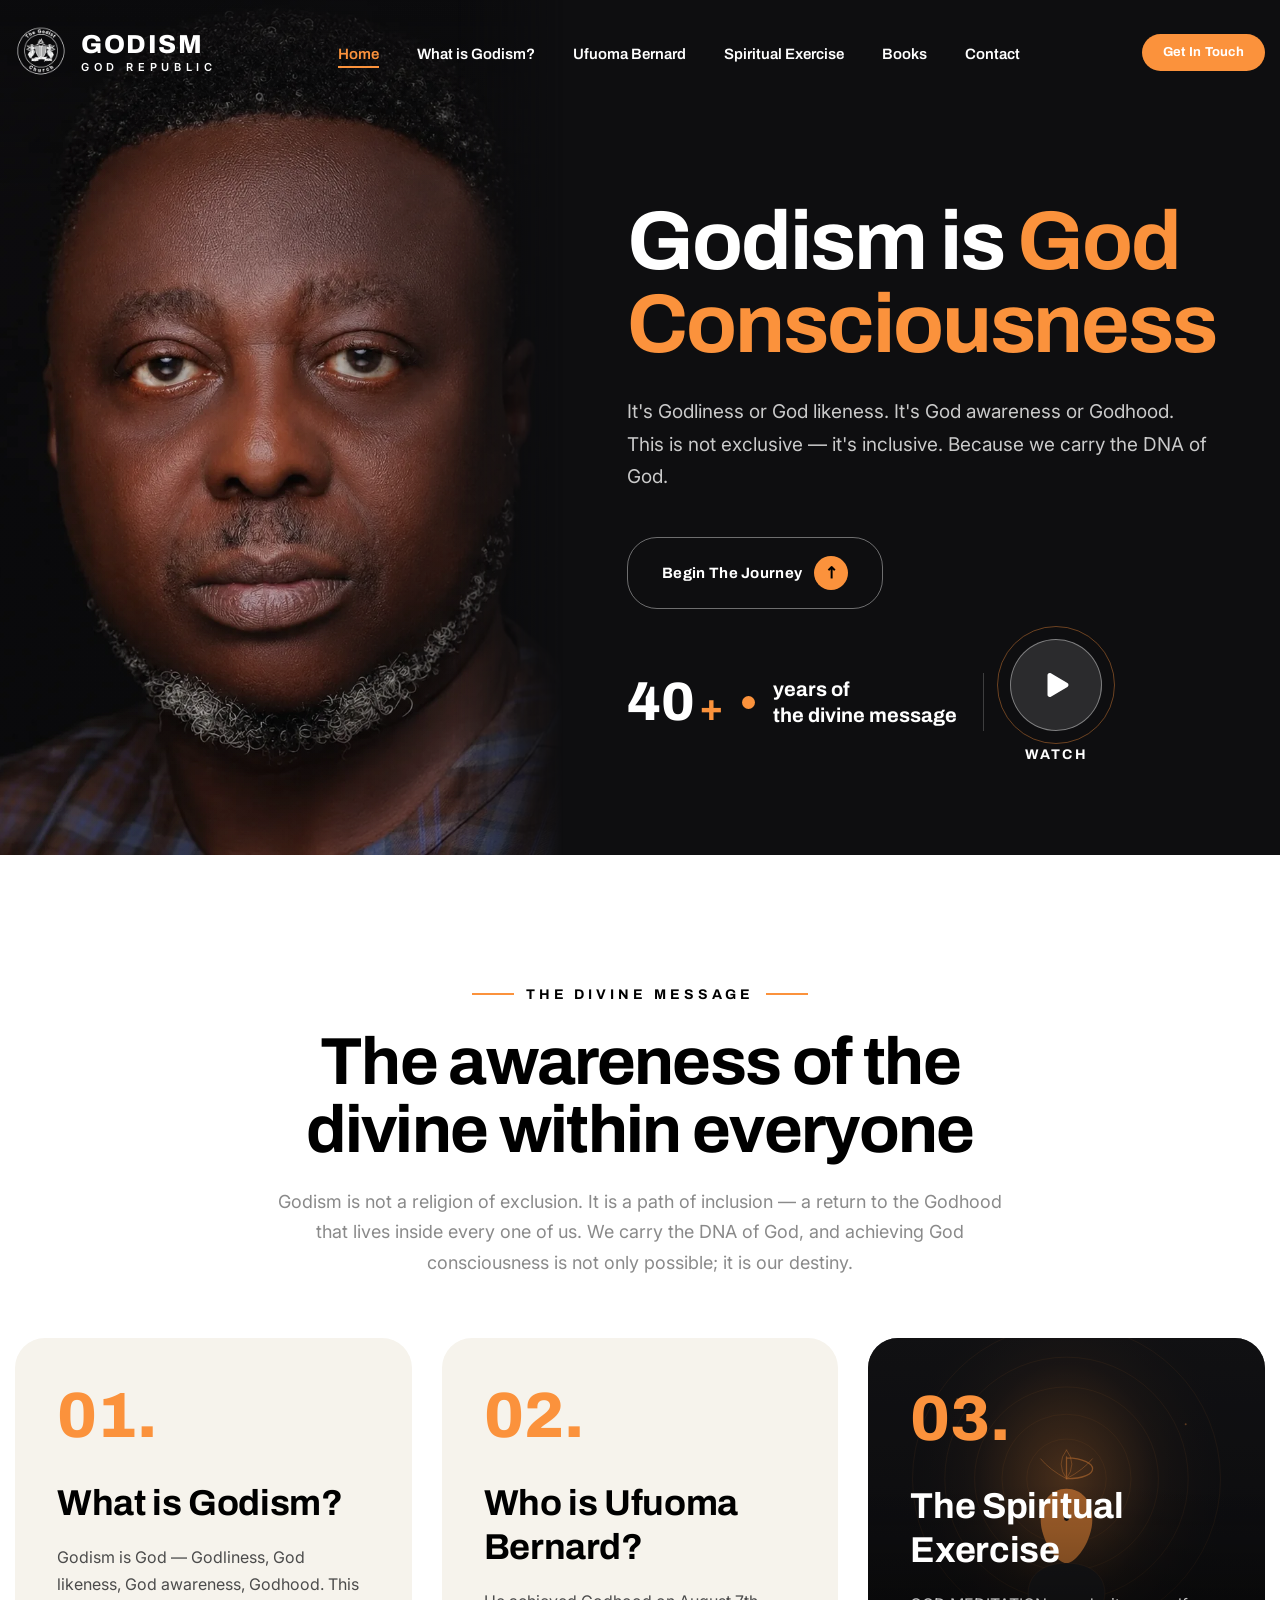
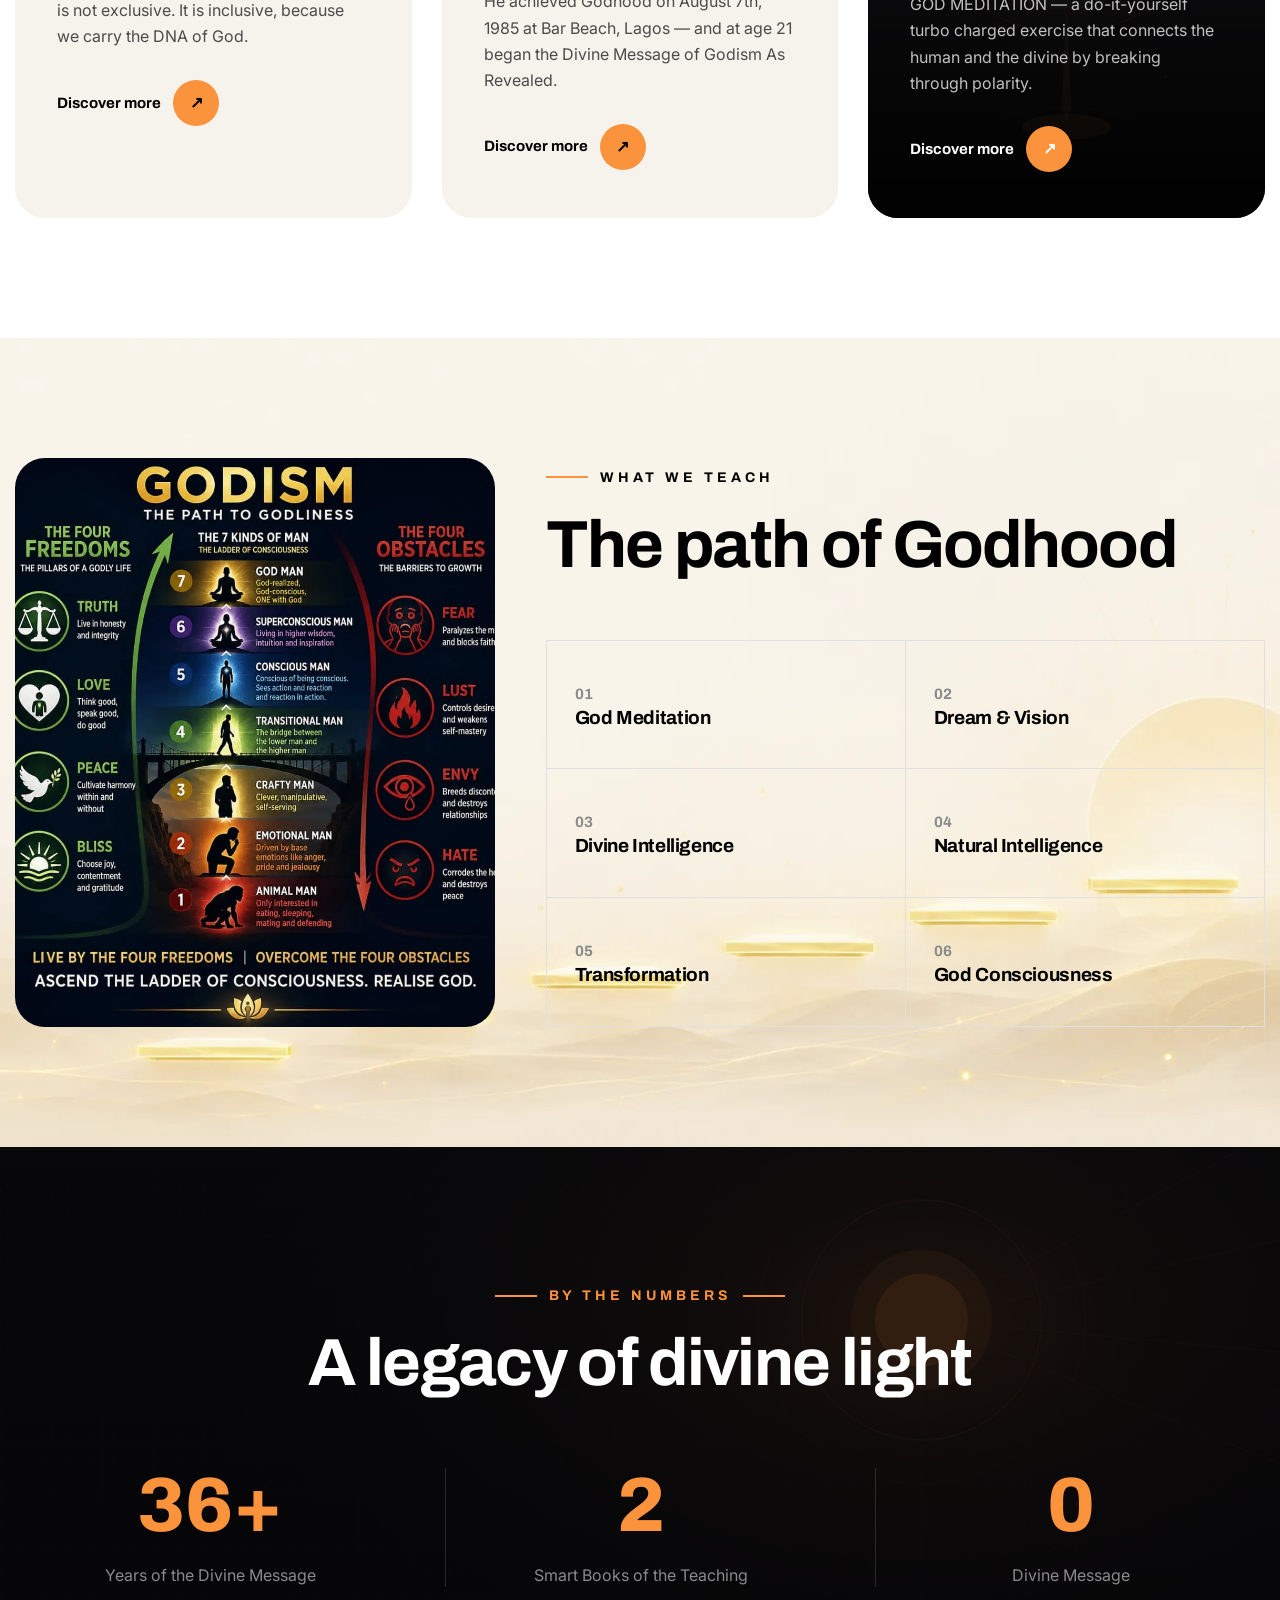
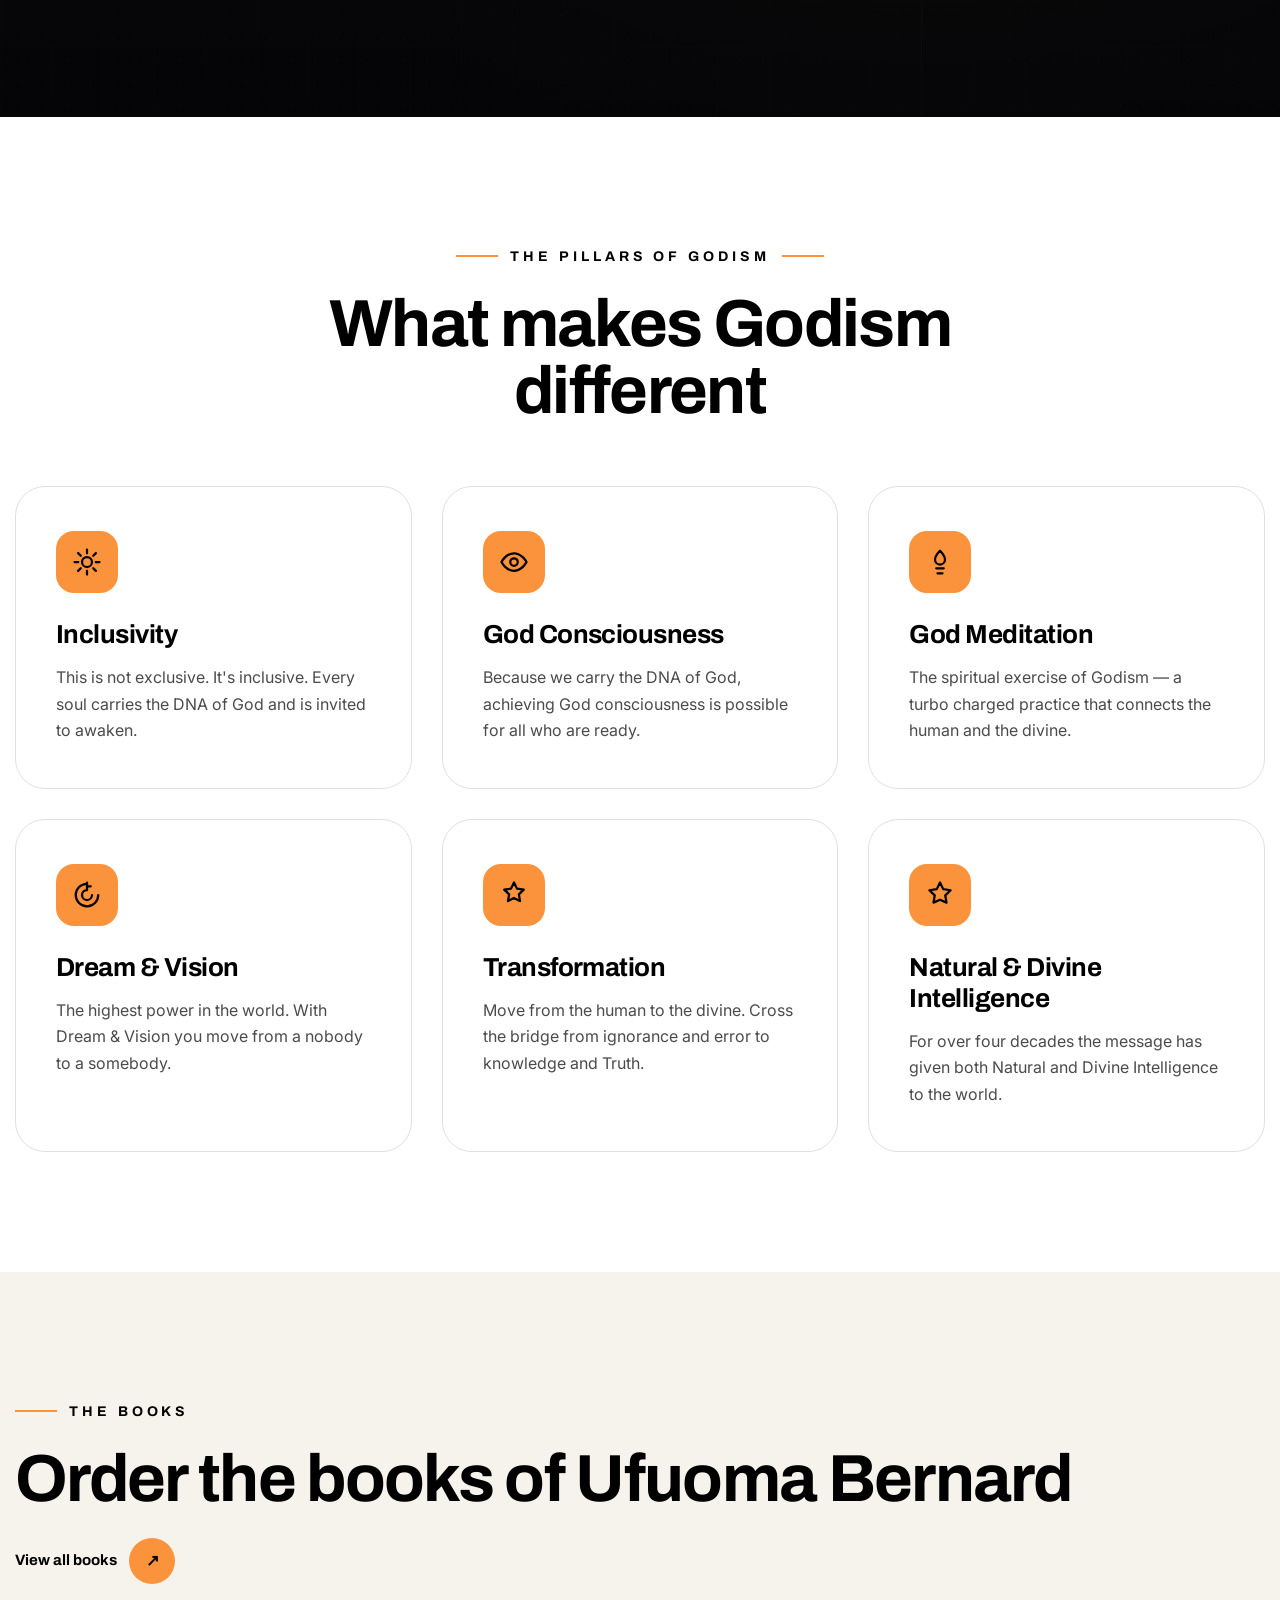
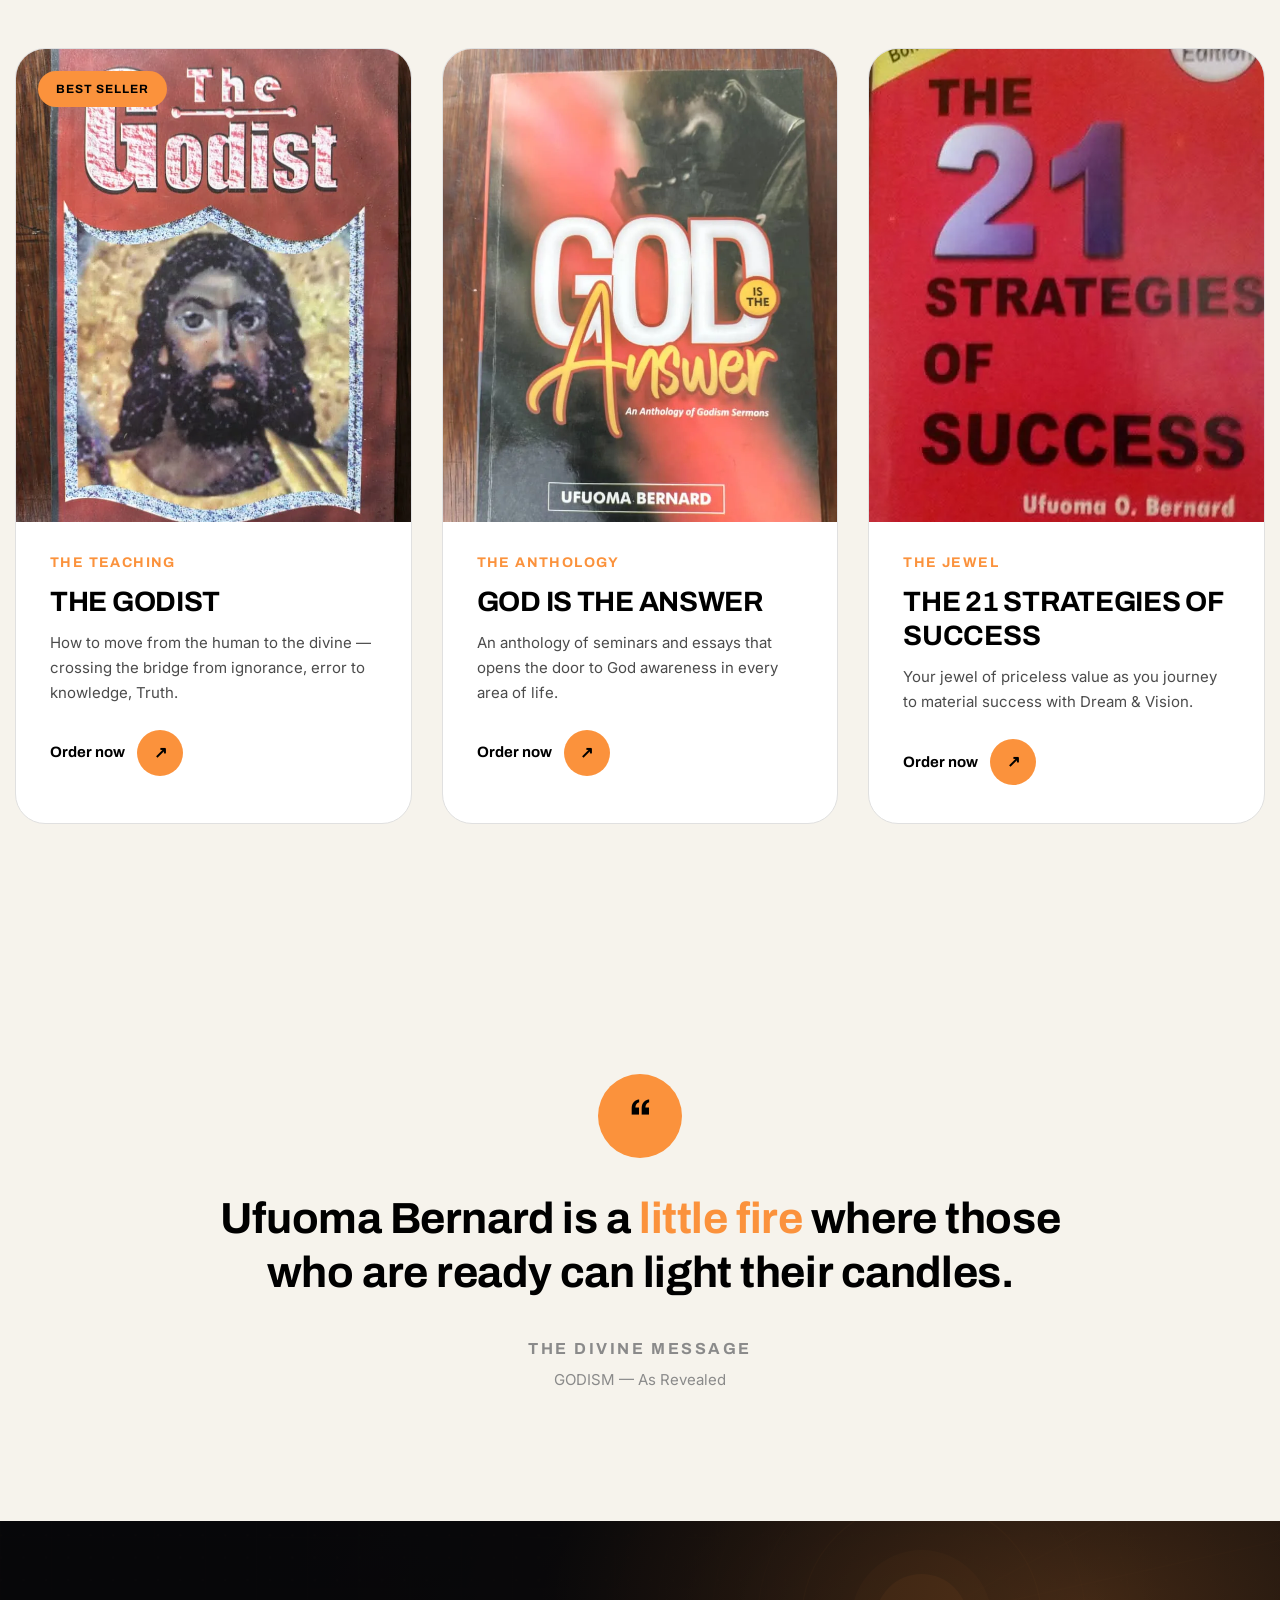
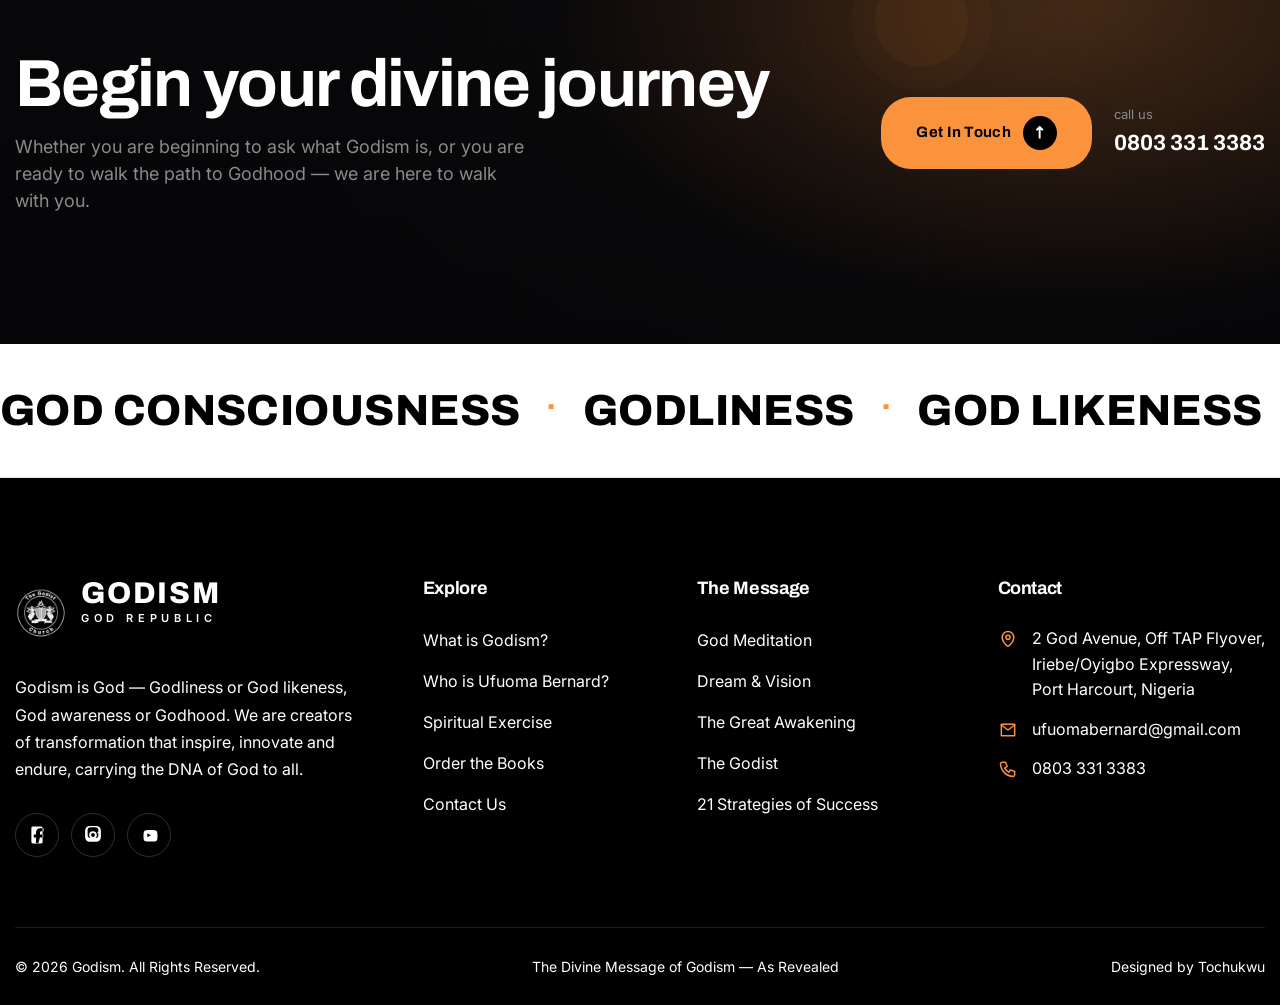
<file: index.html>
<!DOCTYPE html>
<html lang="en">
<head>
  <meta charset="UTF-8">
  <meta name="viewport" content="width=device-width, initial-scale=1.0">
  <title>Godism | The Divine Message of Godism</title>
  <meta name="description" content="Godism is God — Godliness or God likeness, God awareness or Godhood. Discover the Divine Message of Godism, the spiritual exercise of God Meditation, and the books of Ufuoma Bernard.">
  <meta name="robots" content="index, follow">
  <link rel="canonical" href="https://godism.website/">

  <!-- Open Graph -->
  <meta property="og:type" content="website">
  <meta property="og:site_name" content="Godism">
  <meta property="og:title" content="Godism | The Divine Message of Godism">
  <meta property="og:description" content="Godism is God — Godliness or God likeness, God awareness or Godhood. Discover the Divine Message of Godism, the spiritual exercise, and the books of Ufuoma Bernard.">
  <meta property="og:url" content="https://godism.website/">
  <meta property="og:image" content="https://godism.website/hero.webp">
  <meta property="og:locale" content="en_US">

  <!-- Twitter Card -->
  <meta name="twitter:card" content="summary_large_image">
  <meta name="twitter:title" content="Godism Church | The Divine Message of Godism">
  <meta name="twitter:description" content="Godism is God — Godliness or God likeness, God awareness or Godhood. Discover the Divine Message of Godism.">
  <meta name="twitter:image" content="https://godism.website/hero.webp">

  <meta name="theme-color" content="#0e0e10">
  <link rel="icon" type="image/png" href="assets/img/favicon.png">
  <link rel="apple-touch-icon" href="assets/img/logo.webp">
  <link rel="preload" as="image" href="hero.webp">

  <script type="application/ld+json">
  {
    "@context": "https://schema.org",
    "@graph": [
      {
        "@type": "Church",
        "@id": "https://godism.website/#church",
        "name": "Godism",
        "alternateName": "The Godist Church",
        "description": "The Divine Message of GODISM As Revealed. Godism is God — Godliness or God likeness, God awareness or Godhood.",
        "url": "https://godism.website/",
        "logo": "https://godism.website/assets/img/logo.png",
        "image": "https://godism.website/hero.webp",
        "founder": {
          "@type": "Person",
          "name": "Ufuoma Bernard"
        },
        "address": {
          "@type": "PostalAddress",
          "streetAddress": "2 God Avenue, Off TAP Flyover, Iriebe/Oyigbo Expressway",
          "addressLocality": "Port Harcourt",
          "addressRegion": "Rivers State",
          "addressCountry": "NG"
        },
        "telephone": "+2348033313383",
        "email": "ufuomabernard@gmail.com",
        "sameAs": [
          "https://www.youtube.com/@ufuomabernard2267"
        ]
      },
      {
        "@type": "WebSite",
        "@id": "https://godism.website/#website",
        "name": "Godism",
        "url": "https://godism.website/",
        "publisher": { "@id": "https://godism.website/#church" }
      }
    ]
  }
  </script>
  <link rel="preconnect" href="https://fonts.googleapis.com">
  <link rel="preconnect" href="https://fonts.gstatic.com" crossorigin>
  <link href="https://fonts.googleapis.com/css2?family=Archivo:wght@500;600;700;800;900&family=Inter:wght@400;500;600;700&display=swap" rel="stylesheet">
  <link href="https://api.fontshare.com/v2/css?f[]=switzer@300,400,500,600,700&f[]=involve@500,600,700&display=swap" rel="stylesheet">
  <link rel="stylesheet" href="assets/css/style.css">
</head>
<body>

  <!-- ======= Header ======= -->
  <header class="site-header">
    <div class="container header-inner">
      <a href="index.html" class="brand">
        <img class="brand-img" src="assets/img/logo.webp" width="128" height="128" alt="Godism emblem">
        <span class="brand-text">
          <span class="brand-name">GOD<span>ISM</span></span>
          <span class="brand-tagline">God Republic</span>
        </span>
      </a>

      <nav class="main-nav" aria-label="Primary">
        <ul>
          <li><a class="is-active" href="index.html">Home</a></li>
          <li><a href="what-is-godism.html">What is Godism?</a></li>
          <li><a href="ufuoma-bernard.html">Ufuoma Bernard</a></li>
          <li><a href="spiritual-exercise.html">Spiritual Exercise</a></li>
          <li><a href="books.html">Books</a></li>
          <li><a href="contact.html">Contact</a></li>
        </ul>
      </nav>

      <div class="header-actions">
        <a class="btn btn--primary" href="contact.html">get in touch</a>
        <button class="nav-toggle" aria-label="Open menu" aria-expanded="false">
          <span></span><span></span><span></span>
        </button>
      </div>
    </div>
  </header>

  <!-- Mobile nav -->
  <div class="mobile-nav" aria-hidden="true">
    <ul>
      <li><a class="is-active" href="index.html">Home</a></li>
      <li><a href="what-is-godism.html">What is Godism?</a></li>
      <li><a href="ufuoma-bernard.html">Ufuoma Bernard</a></li>
      <li><a href="spiritual-exercise.html">Spiritual Exercise</a></li>
      <li><a href="books.html">Books</a></li>
      <li><a href="contact.html">Contact</a></li>
    </ul>
    <a class="btn btn--primary mobile-nav-cta" href="contact.html">get in touch</a>
  </div>

  <main>
    <!-- ======= Hero ======= -->
    <section class="hero">
      <div class="hero-media" style="background-image:url('hero.webp')"></div>

      <div class="hero-content">
        <div class="hero-content-inner">
          <div class="reveal is-visible">
            <h1 class="hero-title">Godism is <em>God</em><br><em class="rotating-word">Consciousness</em></h1>
            <p class="hero-text">It's Godliness or God likeness. It's God awareness or Godhood. This is not exclusive — it's inclusive. Because we carry the DNA of God.</p>
            <a class="btn btn--outline" href="spiritual-exercise.html">
              <span>begin the journey</span>
              <span class="btn-icon"><i class="icon-arrow">&#8599;</i></span>
            </a>
          </div>

          <div class="hero-meta reveal is-visible reveal-delay-1">
            <div class="hero-meta-item">
              <div class="hero-counter"><span class="js-counter" data-target="40">0</span><span class="suffix">+</span></div>
              <span class="hero-dot"></span>
              <span class="hero-meta-label">years of<br>the divine message</span>
            </div>
            <span class="hero-meta-divider"></span>
            <a class="btn-play" href="https://www.youtube.com/@ufuomabernard2267" target="_blank" rel="noopener">
              <span class="btn-play-icon">
                <svg viewBox="0 0 448 512"><path d="M424.4 214.7L72.4 6.6C43.8-10.3 0 6.1 0 47.9V464c0 37.5 40.7 60.1 72.4 41.3l352-208c31.4-18.5 31.5-64.1 0-82.6z"/></svg>
              </span>
              <span>Watch</span>
            </a>
          </div>
        </div>
      </div>
    </section>

    <!-- ======= Intro + numbered cards ======= -->
    <section class="section">
      <div class="container">
        <div class="section-head section-head--center reveal">
          <span class="section-eyebrow">The Divine Message</span>
          <h2 class="section-title">The awareness of the divine within everyone</h2>
          <p class="lead">Godism is not a religion of exclusion. It is a path of inclusion — a return to the Godhood that lives inside every one of us. We carry the DNA of God, and achieving God consciousness is not only possible; it is our destiny.</p>
        </div>

        <div class="cards-3">
          <article class="num-card reveal">
            <span class="num-card-number">01.</span>
            <h4>What is Godism?</h4>
            <p>Godism is God — Godliness, God likeness, God awareness, Godhood. This is not exclusive. It is inclusive, because we carry the DNA of God.</p>
            <a class="link-arrow" href="what-is-godism.html">Discover more <span class="icon-arrow">&#8599;</span></a>
          </article>

          <article class="num-card reveal reveal-delay-1">
            <span class="num-card-number">02.</span>
            <h4>Who is Ufuoma Bernard?</h4>
            <p>He achieved Godhood on August 7th, 1985 at Bar Beach, Lagos — and at age 21 began the Divine Message of Godism As Revealed.</p>
            <a class="link-arrow" href="ufuoma-bernard.html">Discover more <span class="icon-arrow">&#8599;</span></a>
          </article>

          <article class="num-card num-card--img reveal reveal-delay-2">
            <div class="num-card-img" style="background-image:url('assets/img/meditation.svg')"></div>
            <div class="num-card-body">
              <span class="num-card-number">03.</span>
              <h4>The Spiritual Exercise</h4>
              <p>GOD MEDITATION — a do-it-yourself turbo charged exercise that connects the human and the divine by breaking through polarity.</p>
              <a class="link-arrow" href="spiritual-exercise.html">Discover more <span class="icon-arrow">&#8599;</span></a>
            </div>
          </article>
        </div>
      </div>
    </section>

    <!-- ======= Pillars strip ======= -->
    <section class="section section--light path-section" style="background-image:url('path.webp')">
      <div class="container">
        <div class="path-grid">
          <div class="path-media reveal">
            <img src="ga.webp" width="985" height="1080" loading="lazy" alt="The path of Godhood — the pillars of the Divine Message">
          </div>
          <div class="path-content reveal reveal-delay-1">
            <div class="section-head">
              <span class="section-eyebrow">What we teach</span>
              <h2 class="section-title">The path of Godhood</h2>
            </div>
            <div class="pillars reveal">
              <div class="pillar">
                <span class="pillar-num">01</span>
                <h5>God Meditation</h5>
              </div>
              <div class="pillar">
                <span class="pillar-num">02</span>
                <h5>Dream &amp; Vision</h5>
              </div>
              <div class="pillar">
                <span class="pillar-num">03</span>
                <h5>Divine Intelligence</h5>
              </div>
              <div class="pillar">
                <span class="pillar-num">04</span>
                <h5>Natural Intelligence</h5>
              </div>
              <div class="pillar">
                <span class="pillar-num">05</span>
                <h5>Transformation</h5>
              </div>
              <div class="pillar">
                <span class="pillar-num">06</span>
                <h5>God Consciousness</h5>
              </div>
            </div>
          </div>
        </div>
      </div>
    </section>

    <!-- ======= Stats section ======= -->
    <section class="stats-section" style="background-image:url('assets/img/hero-radiance.svg')">
      <div class="container">
        <div class="section-head section-head--center reveal">
          <span class="section-eyebrow">By the numbers</span>
          <h2 class="section-title">A legacy of divine light</h2>
        </div>
        <div class="stats-grid stats-grid--3">
          <div class="stat-item reveal">
            <div class="stat-num"><span class="js-counter" data-target="40">0</span><span>+</span></div>
            <div class="stat-label">Years of the Divine Message</div>
          </div>
          <div class="stat-item reveal reveal-delay-1">
            <div class="stat-num"><span class="js-counter" data-target="3">0</span></div>
            <div class="stat-label">Smart Books of the Teaching</div>
          </div>
          <div class="stat-item reveal reveal-delay-1">
            <div class="stat-num"><span class="js-counter" data-target="1">0</span></div>
            <div class="stat-label">Divine Message</div>
          </div>
        </div>
      </div>
    </section>

    <!-- ======= Feature grid ======= -->
    <section class="section">
      <div class="container">
        <div class="section-head section-head--center reveal">
          <span class="section-eyebrow">The pillars of Godism</span>
          <h2 class="section-title">What makes Godism different</h2>
        </div>
        <div class="feature-grid">
          <article class="feature-card reveal">
            <div class="feature-icon">
              <svg viewBox="0 0 24 24"><circle cx="12" cy="12" r="4"/><path d="M12 2v3M12 19v3M2 12h3M19 12h3M4.9 4.9l2.1 2.1M17 17l2.1 2.1M4.9 19.1L7 17M17 7l2.1-2.1"/></svg>
            </div>
            <h5>Inclusivity</h5>
            <p>This is not exclusive. It's inclusive. Every soul carries the DNA of God and is invited to awaken.</p>
          </article>
          <article class="feature-card reveal reveal-delay-1">
            <div class="feature-icon">
              <svg viewBox="0 0 24 24"><path d="M2 12s3.5-7 10-7 10 7 10 7-3.5 7-10 7-10-7-10-7z"/><circle cx="12" cy="12" r="3"/></svg>
            </div>
            <h5>God Consciousness</h5>
            <p>Because we carry the DNA of God, achieving God consciousness is possible for all who are ready.</p>
          </article>
          <article class="feature-card reveal reveal-delay-2">
            <div class="feature-icon">
              <svg viewBox="0 0 24 24"><path d="M12 3c1.8 2 4 4.3 4 7a4 4 0 0 1-8 0c0-2.7 2.2-5 4-7z"/><path d="M9 17h6M10 21h4"/></svg>
            </div>
            <h5>God Meditation</h5>
            <p>The spiritual exercise of Godism — a turbo charged practice that connects the human and the divine.</p>
          </article>
          <article class="feature-card reveal">
            <div class="feature-icon">
              <svg viewBox="0 0 24 24"><path d="M12 3a9 9 0 1 0 9 9"/><path d="M12 8a4 4 0 1 0 4 4"/><path d="M12 2v6M15 5h-3"/></svg>
            </div>
            <h5>Dream &amp; Vision</h5>
            <p>The highest power in the world. With Dream &amp; Vision you move from a nobody to a somebody.</p>
          </article>
          <article class="feature-card reveal reveal-delay-1">
            <div class="feature-icon">
              <svg viewBox="0 0 24 24"><path d="M12 2l2.4 4.9 5.4.8-3.9 3.8.9 5.4-4.8-2.5-4.8 2.5.9-5.4L4.2 7.7l5.4-.8z"/></svg>
            </div>
            <h5>Transformation</h5>
            <p>Move from the human to the divine. Cross the bridge from ignorance and error to knowledge and Truth.</p>
          </article>
          <article class="feature-card reveal reveal-delay-2">
            <div class="feature-icon">
              <svg viewBox="0 0 24 24"><path d="M12 2l2.6 5.3 5.9.9-4.3 4.1 1 5.8L12 15.8 6.8 18.1l1-5.8L3.5 8.2l5.9-.9z"/></svg>
            </div>
            <h5>Natural &amp; Divine Intelligence</h5>
            <p>For over four decades the message has given both Natural and Divine Intelligence to the world.</p>
          </article>
        </div>
      </div>
    </section>

    <!-- ======= Books preview ======= -->
    <section class="section section--light">
      <div class="container">
        <div class="section-head reveal">
          <span class="section-eyebrow">The books</span>
          <h2 class="section-title">Order the books of Ufuoma Bernard</h2>
          <a class="link-arrow" href="books.html" style="margin-top:24px">View all books <span class="icon-arrow">&#8599;</span></a>
        </div>

        <div class="books-grid">
          <article class="book-card reveal">
            <div class="book-cover">
              <span class="book-status">Best Seller</span>
              <img src="assets/img/books/the-godist.webp" width="300" height="450" loading="lazy" alt="THE GODIST by Ufuoma Bernard">
            </div>
            <div class="book-body">
              <span class="book-price">The Teaching</span>
              <h4>THE GODIST</h4>
              <p>How to move from the human to the divine — crossing the bridge from ignorance, error to knowledge, Truth.</p>
              <a class="link-arrow" href="books.html">Order now <span class="icon-arrow">&#8599;</span></a>
            </div>
          </article>

          <article class="book-card reveal reveal-delay-1">
            <div class="book-cover">
              <img src="assets/img/books/god-is-the-answer.webp" width="300" height="450" loading="lazy" alt="GOD IS THE ANSWER by Ufuoma Bernard">
            </div>
            <div class="book-body">
              <span class="book-price">The Anthology</span>
              <h4>GOD IS THE ANSWER</h4>
              <p>An anthology of seminars and essays that opens the door to God awareness in every area of life.</p>
              <a class="link-arrow" href="books.html">Order now <span class="icon-arrow">&#8599;</span></a>
            </div>
          </article>

          <article class="book-card reveal reveal-delay-2">
            <div class="book-cover">
              <img src="assets/img/books/21-strategies.webp" width="300" height="450" loading="lazy" alt="THE 21 STRATEGIES OF SUCCESS by Ufuoma Bernard">
            </div>
            <div class="book-body">
              <span class="book-price">The Jewel</span>
              <h4>THE 21 STRATEGIES OF SUCCESS</h4>
              <p>Your jewel of priceless value as you journey to material success with Dream &amp; Vision.</p>
              <a class="link-arrow" href="books.html">Order now <span class="icon-arrow">&#8599;</span></a>
            </div>
          </article>
        </div>
      </div>
    </section>

    <!-- ======= Quote ======= -->
    <section class="quote-section">
      <div class="container">
        <div class="reveal">
          <span class="quote-mark">&ldquo;</span>
          <p class="quote-text">Ufuoma Bernard is a <em>little fire</em> where those who are ready can light their candles.</p>
          <div class="quote-author">The Divine Message <small>GODISM — As Revealed</small></div>
        </div>
      </div>
    </section>

    <!-- ======= CTA ======= -->
    <section class="cta" style="background-image:url('assets/img/hero-radiance.svg')">
      <div class="container">
        <div class="reveal">
          <h2>Begin your divine journey</h2>
          <p>Whether you are beginning to ask what Godism is, or you are ready to walk the path to Godhood — we are here to walk with you.</p>
        </div>
        <div class="cta-actions reveal reveal-delay-1">
          <a class="btn btn--primary" href="contact.html">get in touch <span class="btn-icon"><i class="icon-arrow">&#8599;</i></span></a>
          <a class="cta-phone" href="tel:+2348033313383"><small>call us</small>0803 331 3383</a>
        </div>
      </div>
    </section>
  </main>

  <!-- ======= Marquee ======= -->
  <div class="marquee" aria-hidden="true">
    <div class="marquee-track">
      <span class="marquee-item">God Consciousness<span class="dot">&#183;</span>Godliness<span class="dot">&#183;</span>God likeness<span class="dot">&#183;</span>God awareness<span class="dot">&#183;</span>Godhood<span class="dot">&#183;</span>God Inclusive<span class="dot">&#183;</span></span>
      <span class="marquee-item">God Consciousness<span class="dot">&#183;</span>Godliness<span class="dot">&#183;</span>God likeness<span class="dot">&#183;</span>God awareness<span class="dot">&#183;</span>Godhood<span class="dot">&#183;</span>God Inclusive<span class="dot">&#183;</span></span>
    </div>
  </div>

  <!-- ======= Footer ======= -->
  <footer class="site-footer">
    <div class="container">
      <div class="footer-grid">
        <div class="footer-brand">
          <a href="index.html" class="brand">
            <img class="brand-img" src="assets/img/logo.webp" width="128" height="128" alt="Godism emblem">
            <span class="brand-text">
              <span class="brand-name">GOD<span>ISM</span></span>
              <span class="brand-tagline">God Republic</span>
            </span>
          </a>
          <p class="footer-about">Godism is God — Godliness or God likeness, God awareness or Godhood. We are creators of transformation that inspire, innovate and endure, carrying the DNA of God to all.</p>
          <div class="footer-social">
            <a href="https://facebook.com" aria-label="Facebook" target="_blank" rel="noopener"><svg viewBox="0 0 320 512"><path d="M279 14H40a40 40 0 0 0-40 40v404a40 40 0 0 0 40 40h239a40 40 0 0 0 40-40V54a40 40 0 0 0-40-40zM189 512h-58V330h-63v-86h63v-39c0-87 41-140 129-140h86v86h-54c-40 0-47 18-47 51v42h100l-13 86h-87z"/></svg></a>
            <a href="https://instagram.com" aria-label="Instagram" target="_blank" rel="noopener"><svg viewBox="0 0 448 512"><path d="M224 202a54 54 0 1 0 0 108 54 54 0 0 0 0-108zm0 162a108 108 0 1 1 0-216 108 108 0 0 1 0 216zm178-176a26 26 0 1 1-52 0 26 26 0 0 1 52 0zM448 320c0 70-57 128-128 128H128C58 448 0 390 0 320V128C0 58 58 0 128 0h192c71 0 128 58 128 128v192zM371 79c-7-16-21-29-37-35-15-6-52-8-109-8s-94 2-109 8c-16 6-30 19-37 35-6 15-8 51-8 109s2 94 8 109c7 16 21 29 37 35 15 6 52 8 109 8s94-2 109-8c16-6 30-19 37-35 6-15 8-51 8-109s-2-94-8-109z"/></svg></a>
            <a href="https://youtube.com" aria-label="YouTube" target="_blank" rel="noopener"><svg viewBox="0 0 576 512"><path d="M549 156c-6-23-24-40-47-46-41-11-166-11-166-11s-125 0-166 11c-23 6-41 23-47 46-11 41-11 127-11 127s0 86 11 127c6 23 24 40 47 46 41 11 166 11 166 11s125 0 166-11c23-6 41-23 47-46 11-41 11-127 11-127s0-86-11-127zM235 326V202l112 62-112 62z"/></svg></a>
          </div>
        </div>

        <div class="footer-col">
          <h5>Explore</h5>
          <ul>
            <li><a href="what-is-godism.html">What is Godism?</a></li>
            <li><a href="ufuoma-bernard.html">Who is Ufuoma Bernard?</a></li>
            <li><a href="spiritual-exercise.html">Spiritual Exercise</a></li>
            <li><a href="books.html">Order the Books</a></li>
            <li><a href="contact.html">Contact Us</a></li>
          </ul>
        </div>

        <div class="footer-col">
          <h5>The Message</h5>
          <ul>
            <li><a href="spiritual-exercise.html">God Meditation</a></li>
            <li><a href="spiritual-exercise.html">Dream &amp; Vision</a></li>
            <li><a href="ufuoma-bernard.html">The Great Awakening</a></li>
            <li><a href="books.html">The Godist</a></li>
            <li><a href="books.html">21 Strategies of Success</a></li>
          </ul>
        </div>

        <div class="footer-col">
          <h5>Contact</h5>
          <ul class="footer-contact">
            <li>
              <svg viewBox="0 0 24 24"><path d="M12 21s-7-5.1-7-11a7 7 0 0 1 14 0c0 5.9-7 11-7 11z"/><circle cx="12" cy="10" r="2.5"/></svg>
              <span>2 God Avenue, Off TAP Flyover, Iriebe/Oyigbo Expressway, Port Harcourt, Nigeria</span>
            </li>
            <li>
              <svg viewBox="0 0 24 24"><path d="M4 5h16v14H4z"/><path d="M4 6l8 6 8-6"/></svg>
              <a href="mailto:ufuomabernard@gmail.com">ufuomabernard@gmail.com</a>
            </li>
            <li>
              <svg viewBox="0 0 24 24"><path d="M5 4h4l2 5-3 2a13 13 0 0 0 5 5l2-3 5 2v4a2 2 0 0 1-2 2A16 16 0 0 1 3 6a2 2 0 0 1 2-2z"/></svg>
              <a href="tel:+2348033313383">0803 331 3383</a>
            </li>
          </ul>
        </div>
      </div>

      <div class="footer-bottom">
        <span>&copy; <span class="js-year"></span> <a href="index.html">Godism</a>. All Rights Reserved.</span>
        <span>The Divine Message of Godism — As Revealed</span>
        <span>Designed by <a href="https://mesigo.site" target="_blank" rel="noopener">Tochukwu</a></span>
      </div>
    </div>
  </footer>

  <script src="assets/js/script.js"></script>
  <script>
    document.querySelectorAll(".js-year").forEach(function (el) { el.textContent = new Date().getFullYear(); });
  </script>
</body>
</html>
</file>
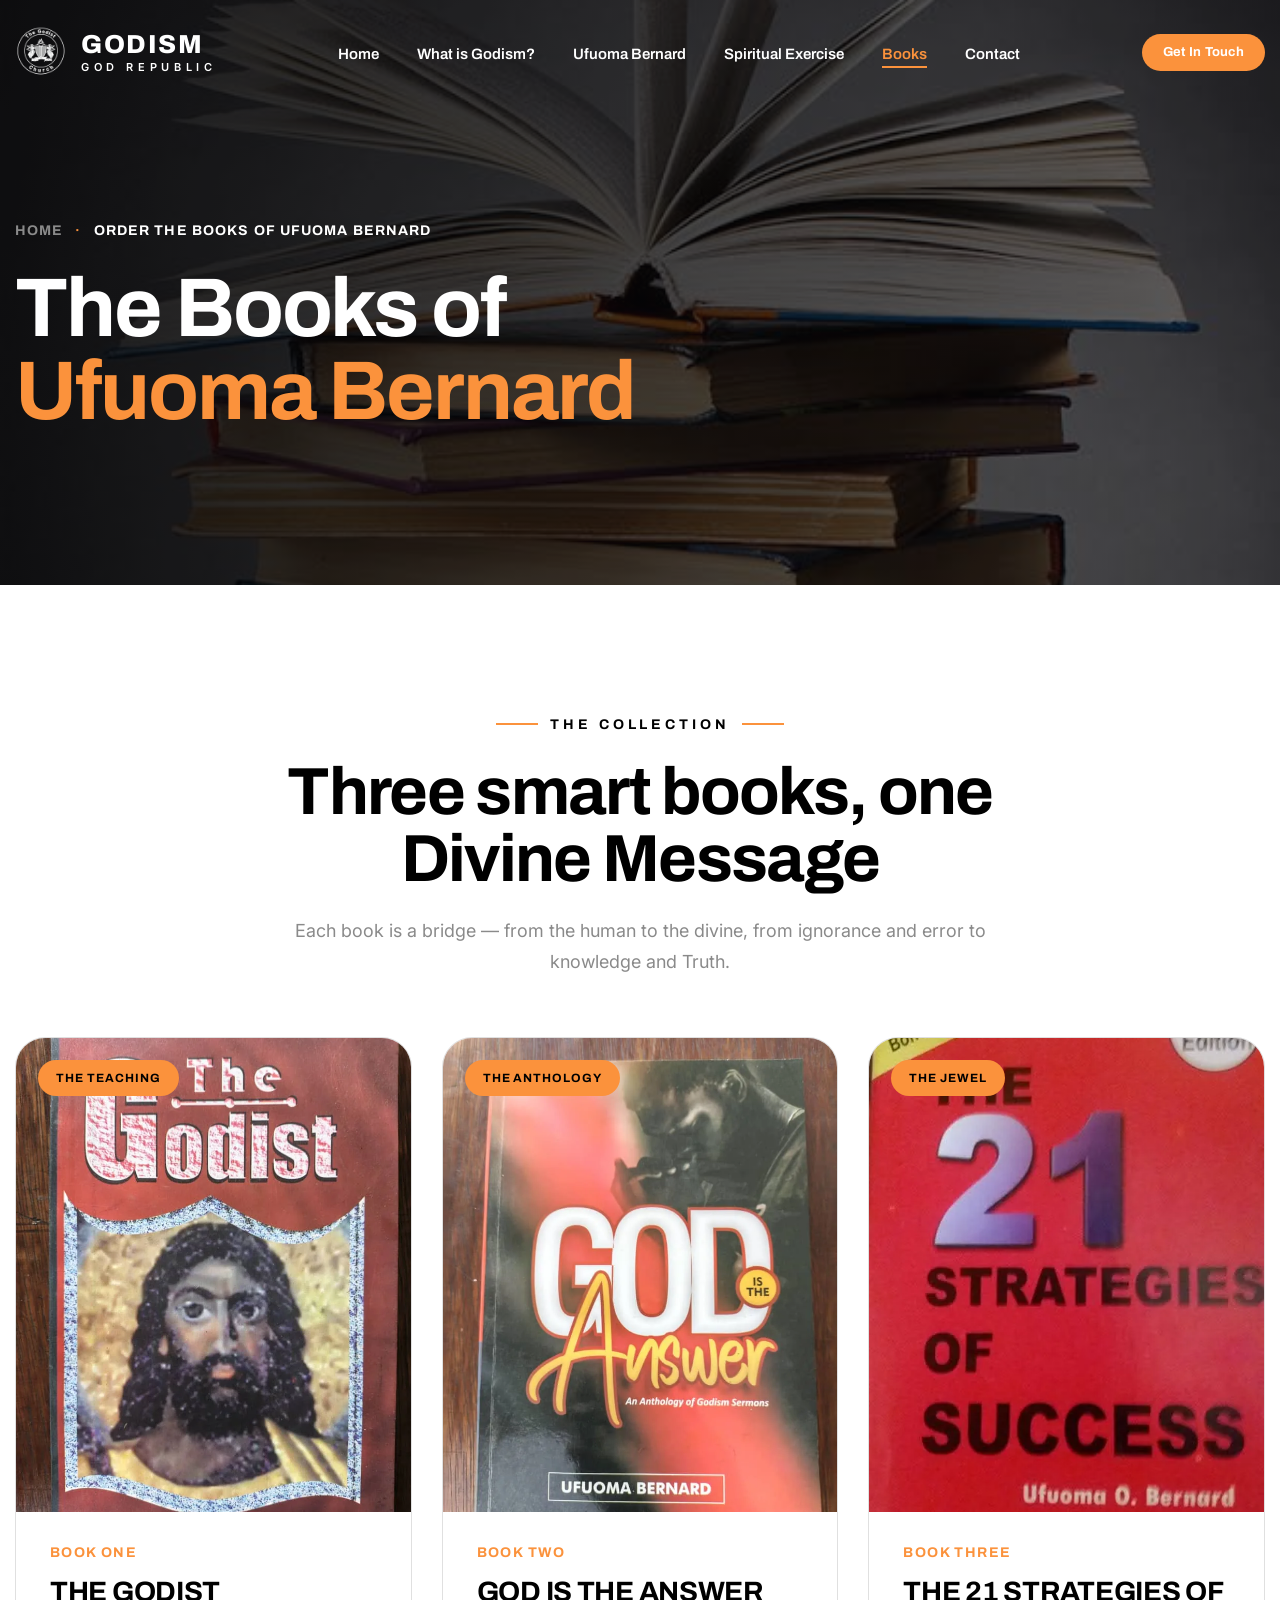
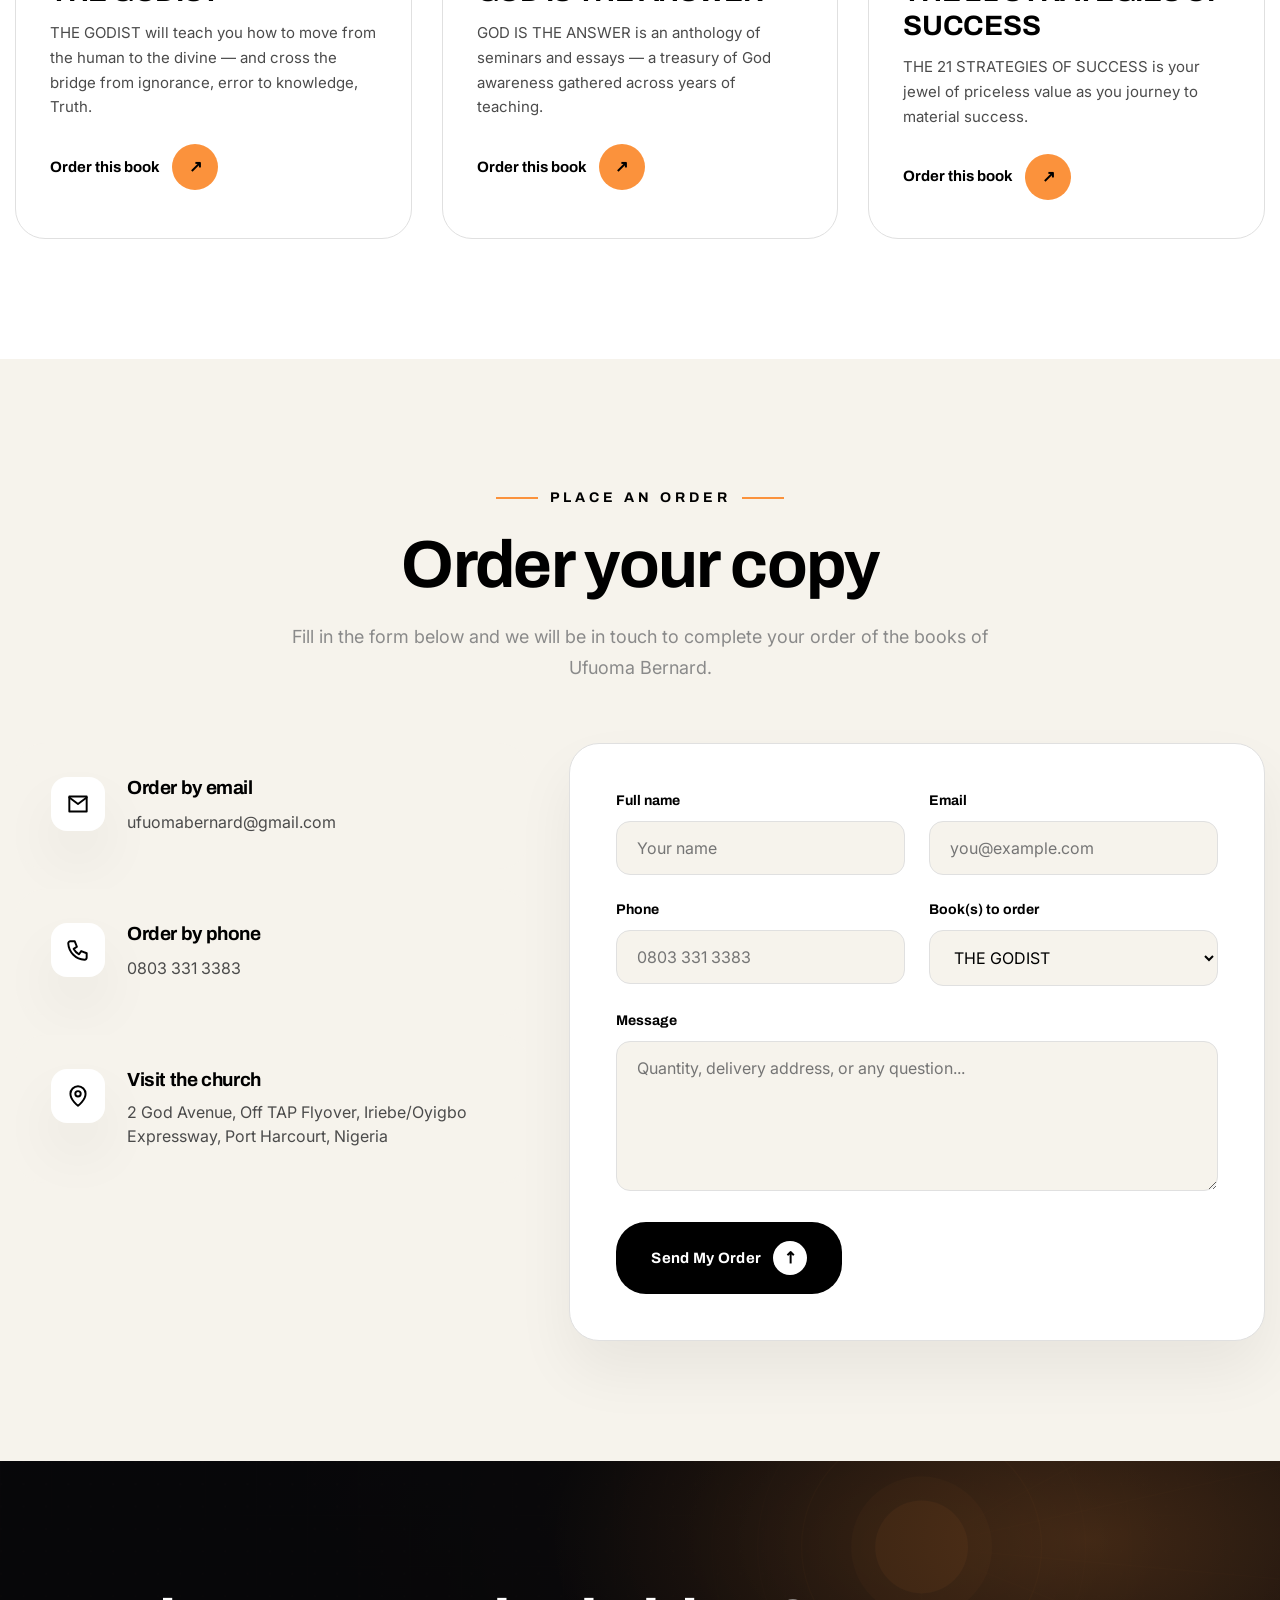
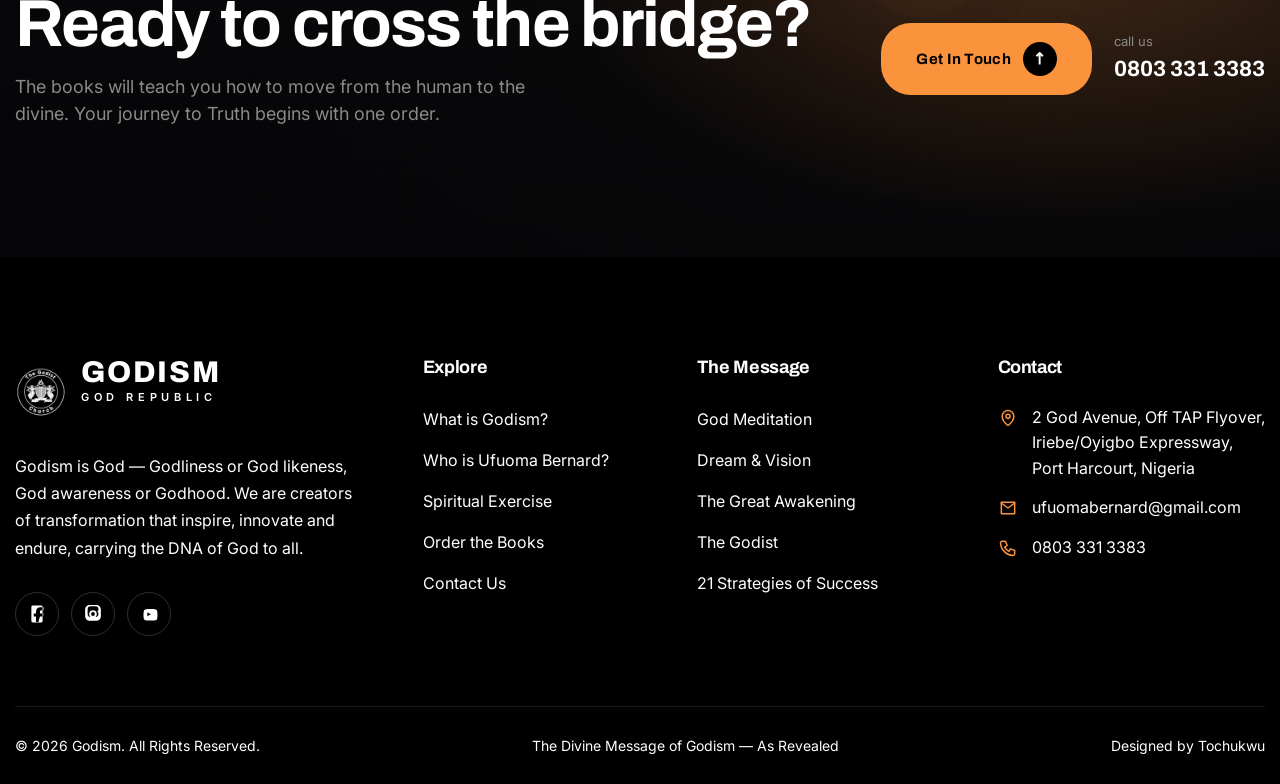
<file: books.html>
<!DOCTYPE html>
<html lang="en">
<head>
  <meta charset="UTF-8">
  <meta name="viewport" content="width=device-width, initial-scale=1.0">
  <title>Books of Ufuoma Bernard | Order the Smart Books</title>
  <meta name="description" content="Order the books of Ufuoma Bernard: THE GODIST, GOD IS THE ANSWER, and THE 21 STRATEGIES OF SUCCESS — the smart books of the Divine Message of Godism.">
  <meta name="robots" content="index, follow">
  <link rel="canonical" href="https://godism.website/books.html">

  <!-- Open Graph -->
  <meta property="og:type" content="website">
  <meta property="og:site_name" content="Godism">
  <meta property="og:title" content="Books of Ufuoma Bernard | Order the Smart Books">
  <meta property="og:description" content="Order the books of Ufuoma Bernard: THE GODIST, GOD IS THE ANSWER, and THE 21 STRATEGIES OF SUCCESS — the smart books of the Divine Message of Godism.">
  <meta property="og:url" content="https://godism.website/books.html">
  <meta property="og:image" content="https://godism.website/assets/img/books/the-godist.webp">
  <meta property="og:locale" content="en_US">

  <!-- Twitter Card -->
  <meta name="twitter:card" content="summary_large_image">
  <meta name="twitter:title" content="Books of Ufuoma Bernard | Order the Smart Books">
  <meta name="twitter:description" content="Order the books of Ufuoma Bernard: THE GODIST, GOD IS THE ANSWER, and THE 21 STRATEGIES OF SUCCESS.">
  <meta name="twitter:image" content="https://godism.website/assets/img/books/the-godist.webp">

  <meta name="theme-color" content="#0e0e10">
  <link rel="icon" type="image/png" href="assets/img/favicon.png">
  <link rel="apple-touch-icon" href="assets/img/logo.webp">

  <script type="application/ld+json">
  {
    "@context": "https://schema.org",
    "@graph": [
      {
        "@type": "Church",
        "@id": "https://godism.website/#church",
        "name": "Godism",
        "alternateName": "The Godist Church",
        "description": "The Divine Message of GODISM As Revealed. Godism is God — Godliness or God likeness, God awareness or Godhood.",
        "url": "https://godism.website/",
        "logo": "https://godism.website/assets/img/logo.png",
        "image": "https://godism.website/hero.webp",
        "founder": {
          "@type": "Person",
          "name": "Ufuoma Bernard"
        },
        "address": {
          "@type": "PostalAddress",
          "streetAddress": "2 God Avenue, Off TAP Flyover, Iriebe/Oyigbo Expressway",
          "addressLocality": "Port Harcourt",
          "addressRegion": "Rivers State",
          "addressCountry": "NG"
        },
        "telephone": "+2348033313383",
        "email": "ufuomabernard@gmail.com",
        "sameAs": [
          "https://www.youtube.com/@ufuomabernard2267"
        ]
      },
      {
        "@type": "ItemList",
        "name": "Books of Ufuoma Bernard",
        "itemListElement": [
          {
            "@type": "Book",
            "position": 1,
            "name": "THE GODIST",
            "author": { "@type": "Person", "name": "Ufuoma Bernard" },
            "about": "How to move from the human to the divine — crossing the bridge from ignorance and error to knowledge and Truth."
          },
          {
            "@type": "Book",
            "position": 2,
            "name": "GOD IS THE ANSWER",
            "author": { "@type": "Person", "name": "Ufuoma Bernard" },
            "about": "An anthology of seminars and essays that opens the door to God awareness in every area of life."
          },
          {
            "@type": "Book",
            "position": 3,
            "name": "THE 21 STRATEGIES OF SUCCESS",
            "author": { "@type": "Person", "name": "Ufuoma Bernard" },
            "about": "Your jewel of priceless value as you journey to material success with Dream and Vision."
          }
        ]
      },
      {
        "@type": "BreadcrumbList",
        "itemListElement": [
          { "@type": "ListItem", "position": 1, "name": "Home", "item": "https://godism.website/" },
          { "@type": "ListItem", "position": 2, "name": "Books", "item": "https://godism.website/books.html" }
        ]
      }
    ]
  }
  </script>
  <link rel="preconnect" href="https://fonts.googleapis.com">
  <link rel="preconnect" href="https://fonts.gstatic.com" crossorigin>
  <link href="https://fonts.googleapis.com/css2?family=Archivo:wght@500;600;700;800;900&family=Inter:wght@400;500;600;700&display=swap" rel="stylesheet">
  <link href="https://api.fontshare.com/v2/css?f[]=switzer@300,400,500,600,700&f[]=involve@500,600,700&display=swap" rel="stylesheet">
  <link rel="stylesheet" href="assets/css/style.css">
</head>
<body>

  <!-- ======= Header ======= -->
  <header class="site-header">
    <div class="container header-inner">
      <a href="index.html" class="brand">
        <img class="brand-img" src="assets/img/logo.webp" width="128" height="128" alt="Godism emblem">
        <span class="brand-text">
          <span class="brand-name">GOD<span>ISM</span></span>
          <span class="brand-tagline">God Republic</span>
        </span>
      </a>

      <nav class="main-nav" aria-label="Primary">
        <ul>
          <li><a href="index.html">Home</a></li>
          <li><a href="what-is-godism.html">What is Godism?</a></li>
          <li><a href="ufuoma-bernard.html">Ufuoma Bernard</a></li>
          <li><a href="spiritual-exercise.html">Spiritual Exercise</a></li>
          <li><a class="is-active" href="books.html">Books</a></li>
          <li><a href="contact.html">Contact</a></li>
        </ul>
      </nav>

      <div class="header-actions">
        <a class="btn btn--primary" href="contact.html">get in touch</a>
        <button class="nav-toggle" aria-label="Open menu" aria-expanded="false">
          <span></span><span></span><span></span>
        </button>
      </div>
    </div>
  </header>

  <!-- Mobile nav -->
  <div class="mobile-nav" aria-hidden="true">
    <ul>
      <li><a href="index.html">Home</a></li>
      <li><a href="what-is-godism.html">What is Godism?</a></li>
      <li><a href="ufuoma-bernard.html">Ufuoma Bernard</a></li>
      <li><a href="spiritual-exercise.html">Spiritual Exercise</a></li>
      <li><a class="is-active" href="books.html">Books</a></li>
      <li><a href="contact.html">Contact</a></li>
    </ul>
    <a class="btn btn--primary mobile-nav-cta" href="contact.html">get in touch</a>
  </div>

  <main>
    <!-- ======= Page hero ======= -->
    <section class="page-hero">
      <div class="page-hero-bg" style="background-image:url('books.jpg')"></div>
      <div class="container">
        <div class="breadcrumb">
          <a href="index.html">Home</a>
          <span class="sep">&#183;</span>
          <span class="current">Order the Books of Ufuoma Bernard</span>
        </div>
        <h1>The Books of<br><em class="acc">Ufuoma Bernard</em></h1>
      </div>
    </section>

    <!-- ======= Books ======= -->
    <section class="section">
      <div class="container">
        <div class="section-head section-head--center reveal">
          <span class="section-eyebrow">The collection</span>
          <h2 class="section-title">Three smart books, one Divine Message</h2>
          <p class="lead">Each book is a bridge — from the human to the divine, from ignorance and error to knowledge and Truth.</p>
        </div>

        <div class="books-grid">
          <article class="book-card reveal">
            <div class="book-cover">
              <span class="book-status">The Teaching</span>
              <img src="assets/img/books/the-godist.webp" width="300" height="450" loading="lazy" alt="THE GODIST by Ufuoma Bernard">
            </div>
            <div class="book-body">
              <span class="book-price">Book One</span>
              <h4>THE GODIST</h4>
              <p>THE GODIST will teach you how to move from the human to the divine — and cross the bridge from ignorance, error to knowledge, Truth.</p>
              <a class="link-arrow" href="contact.html">Order this book <span class="icon-arrow">&#8599;</span></a>
            </div>
          </article>

          <article class="book-card reveal reveal-delay-1">
            <div class="book-cover">
              <span class="book-status">The Anthology</span>
              <img src="assets/img/books/god-is-the-answer.webp" width="300" height="450" loading="lazy" alt="GOD IS THE ANSWER by Ufuoma Bernard">
            </div>
            <div class="book-body">
              <span class="book-price">Book Two</span>
              <h4>GOD IS THE ANSWER</h4>
              <p>GOD IS THE ANSWER is an anthology of seminars and essays — a treasury of God awareness gathered across years of teaching.</p>
              <a class="link-arrow" href="contact.html">Order this book <span class="icon-arrow">&#8599;</span></a>
            </div>
          </article>

          <article class="book-card reveal reveal-delay-2">
            <div class="book-cover">
              <span class="book-status">The Jewel</span>
              <img src="assets/img/books/21-strategies.webp" width="300" height="450" loading="lazy" alt="THE 21 STRATEGIES OF SUCCESS by Ufuoma Bernard">
            </div>
            <div class="book-body">
              <span class="book-price">Book Three</span>
              <h4>THE 21 STRATEGIES OF SUCCESS</h4>
              <p>THE 21 STRATEGIES OF SUCCESS is your jewel of priceless value as you journey to material success.</p>
              <a class="link-arrow" href="contact.html">Order this book <span class="icon-arrow">&#8599;</span></a>
            </div>
          </article>
        </div>
      </div>
    </section>

    <!-- ======= Order form ======= -->
    <section class="section section--light">
      <div class="container">
        <div class="section-head section-head--center reveal">
          <span class="section-eyebrow">Place an order</span>
          <h2 class="section-title">Order your copy</h2>
          <p class="lead">Fill in the form below and we will be in touch to complete your order of the books of Ufuoma Bernard.</p>
        </div>

        <div class="contact-grid">
          <div class="contact-cards reveal">
            <div class="contact-card">
              <div class="cc-icon">
                <svg viewBox="0 0 24 24"><path d="M4 5h16v14H4z"/><path d="M4 6l8 6 8-6"/></svg>
              </div>
              <div>
                <h5>Order by email</h5>
                <a href="mailto:ufuomabernard@gmail.com">ufuomabernard@gmail.com</a>
              </div>
            </div>
            <div class="contact-card">
              <div class="cc-icon">
                <svg viewBox="0 0 24 24"><path d="M5 4h4l2 5-3 2a13 13 0 0 0 5 5l2-3 5 2v4a2 2 0 0 1-2 2A16 16 0 0 1 3 6a2 2 0 0 1 2-2z"/></svg>
              </div>
              <div>
                <h5>Order by phone</h5>
                <a href="tel:+2348033313383">0803 331 3383</a>
              </div>
            </div>
            <div class="contact-card">
              <div class="cc-icon">
                <svg viewBox="0 0 24 24"><path d="M12 21s-7-5.1-7-11a7 7 0 0 1 14 0c0 5.9-7 11-7 11z"/><circle cx="12" cy="10" r="2.5"/></svg>
              </div>
              <div>
                <h5>Visit the church</h5>
                <p>2 God Avenue, Off TAP Flyover, Iriebe/Oyigbo Expressway, Port Harcourt, Nigeria</p>
              </div>
            </div>
          </div>

          <form class="contact-form-wrap js-contact-form reveal reveal-delay-1">
            <div class="form-row">
              <div class="form-group">
                <label for="name">Full name</label>
                <input class="form-control" type="text" id="name" name="name" placeholder="Your name">
              </div>
              <div class="form-group">
                <label for="email">Email</label>
                <input class="form-control" type="email" id="email" name="email" placeholder="you@example.com">
              </div>
            </div>
            <div class="form-row">
              <div class="form-group">
                <label for="phone">Phone</label>
                <input class="form-control" type="tel" id="phone" name="phone" placeholder="0803 331 3383">
              </div>
              <div class="form-group">
                <label for="book">Book(s) to order</label>
                <select class="form-control" id="book" name="book">
                  <option value="THE GODIST">THE GODIST</option>
                  <option value="GOD IS THE ANSWER">GOD IS THE ANSWER</option>
                  <option value="THE 21 STRATEGIES OF SUCCESS">THE 21 STRATEGIES OF SUCCESS</option>
                  <option value="All three books">All three books</option>
                </select>
              </div>
            </div>
            <div class="form-group">
              <label for="message">Message</label>
              <textarea class="form-control" id="message" name="message" placeholder="Quantity, delivery address, or any question..."></textarea>
            </div>
            <button class="btn btn--dark" type="submit">send my order <span class="btn-icon"><i class="icon-arrow">&#8599;</i></span></button>
            <p class="form-note js-form-note" style="display:none">Thank you! Your email app should open with your order details. You can also email us directly at ufuomabernard@gmail.com</p>
          </form>
        </div>
      </div>
    </section>

    <!-- ======= CTA ======= -->
    <section class="cta" style="background-image:url('assets/img/hero-radiance.svg')">
      <div class="container">
        <div class="reveal">
          <h2>Ready to cross the bridge?</h2>
          <p>The books will teach you how to move from the human to the divine. Your journey to Truth begins with one order.</p>
        </div>
        <div class="cta-actions reveal reveal-delay-1">
          <a class="btn btn--primary" href="contact.html">get in touch <span class="btn-icon"><i class="icon-arrow">&#8599;</i></span></a>
          <a class="cta-phone" href="tel:+2348033313383"><small>call us</small>0803 331 3383</a>
        </div>
      </div>
    </section>
  </main>

  <!-- ======= Footer ======= -->
  <footer class="site-footer">
    <div class="container">
      <div class="footer-grid">
        <div class="footer-brand">
          <a href="index.html" class="brand">
            <img class="brand-img" src="assets/img/logo.webp" width="128" height="128" alt="Godism emblem">
            <span class="brand-text">
              <span class="brand-name">GOD<span>ISM</span></span>
              <span class="brand-tagline">God Republic</span>
            </span>
          </a>
          <p class="footer-about">Godism is God — Godliness or God likeness, God awareness or Godhood. We are creators of transformation that inspire, innovate and endure, carrying the DNA of God to all.</p>
          <div class="footer-social">
            <a href="https://facebook.com" aria-label="Facebook" target="_blank" rel="noopener"><svg viewBox="0 0 320 512"><path d="M279 14H40a40 40 0 0 0-40 40v404a40 40 0 0 0 40 40h239a40 40 0 0 0 40-40V54a40 40 0 0 0-40-40zM189 512h-58V330h-63v-86h63v-39c0-87 41-140 129-140h86v86h-54c-40 0-47 18-47 51v42h100l-13 86h-87z"/></svg></a>
            <a href="https://instagram.com" aria-label="Instagram" target="_blank" rel="noopener"><svg viewBox="0 0 448 512"><path d="M224 202a54 54 0 1 0 0 108 54 54 0 0 0 0-108zm0 162a108 108 0 1 1 0-216 108 108 0 0 1 0 216zm178-176a26 26 0 1 1-52 0 26 26 0 0 1 52 0zM448 320c0 70-57 128-128 128H128C58 448 0 390 0 320V128C0 58 58 0 128 0h192c71 0 128 58 128 128v192zM371 79c-7-16-21-29-37-35-15-6-52-8-109-8s-94 2-109 8c-16 6-30 19-37 35-6 15-8 51-8 109s2 94 8 109c7 16 21 29 37 35 15 6 52 8 109 8s94-2 109-8c16-6 30-19 37-35 6-15 8-51 8-109s-2-94-8-109z"/></svg></a>
            <a href="https://youtube.com" aria-label="YouTube" target="_blank" rel="noopener"><svg viewBox="0 0 576 512"><path d="M549 156c-6-23-24-40-47-46-41-11-166-11-166-11s-125 0-166 11c-23 6-41 23-47 46-11 41-11 127-11 127s0 86 11 127c6 23 24 40 47 46 41 11 166 11 166 11s125 0 166-11c23-6 41-23 47-46 11-41 11-127 11-127s0-86-11-127zM235 326V202l112 62-112 62z"/></svg></a>
          </div>
        </div>

        <div class="footer-col">
          <h5>Explore</h5>
          <ul>
            <li><a href="what-is-godism.html">What is Godism?</a></li>
            <li><a href="ufuoma-bernard.html">Who is Ufuoma Bernard?</a></li>
            <li><a href="spiritual-exercise.html">Spiritual Exercise</a></li>
            <li><a href="books.html">Order the Books</a></li>
            <li><a href="contact.html">Contact Us</a></li>
          </ul>
        </div>

        <div class="footer-col">
          <h5>The Message</h5>
          <ul>
            <li><a href="spiritual-exercise.html">God Meditation</a></li>
            <li><a href="spiritual-exercise.html">Dream &amp; Vision</a></li>
            <li><a href="ufuoma-bernard.html">The Great Awakening</a></li>
            <li><a href="books.html">The Godist</a></li>
            <li><a href="books.html">21 Strategies of Success</a></li>
          </ul>
        </div>

        <div class="footer-col">
          <h5>Contact</h5>
          <ul class="footer-contact">
            <li>
              <svg viewBox="0 0 24 24"><path d="M12 21s-7-5.1-7-11a7 7 0 0 1 14 0c0 5.9-7 11-7 11z"/><circle cx="12" cy="10" r="2.5"/></svg>
              <span>2 God Avenue, Off TAP Flyover, Iriebe/Oyigbo Expressway, Port Harcourt, Nigeria</span>
            </li>
            <li>
              <svg viewBox="0 0 24 24"><path d="M4 5h16v14H4z"/><path d="M4 6l8 6 8-6"/></svg>
              <a href="mailto:ufuomabernard@gmail.com">ufuomabernard@gmail.com</a>
            </li>
            <li>
              <svg viewBox="0 0 24 24"><path d="M5 4h4l2 5-3 2a13 13 0 0 0 5 5l2-3 5 2v4a2 2 0 0 1-2 2A16 16 0 0 1 3 6a2 2 0 0 1 2-2z"/></svg>
              <a href="tel:+2348033313383">0803 331 3383</a>
            </li>
          </ul>
        </div>
      </div>

      <div class="footer-bottom">
        <span>&copy; <span class="js-year"></span> <a href="index.html">Godism</a>. All Rights Reserved.</span>
        <span>The Divine Message of Godism — As Revealed</span>
        <span>Designed by <a href="https://mesigo.site" target="_blank" rel="noopener">Tochukwu</a></span>
      </div>
    </div>
  </footer>

  <script src="assets/js/script.js"></script>
  <script>
    document.querySelectorAll(".js-year").forEach(function (el) { el.textContent = new Date().getFullYear(); });
  </script>
</body>
</html>
</file>
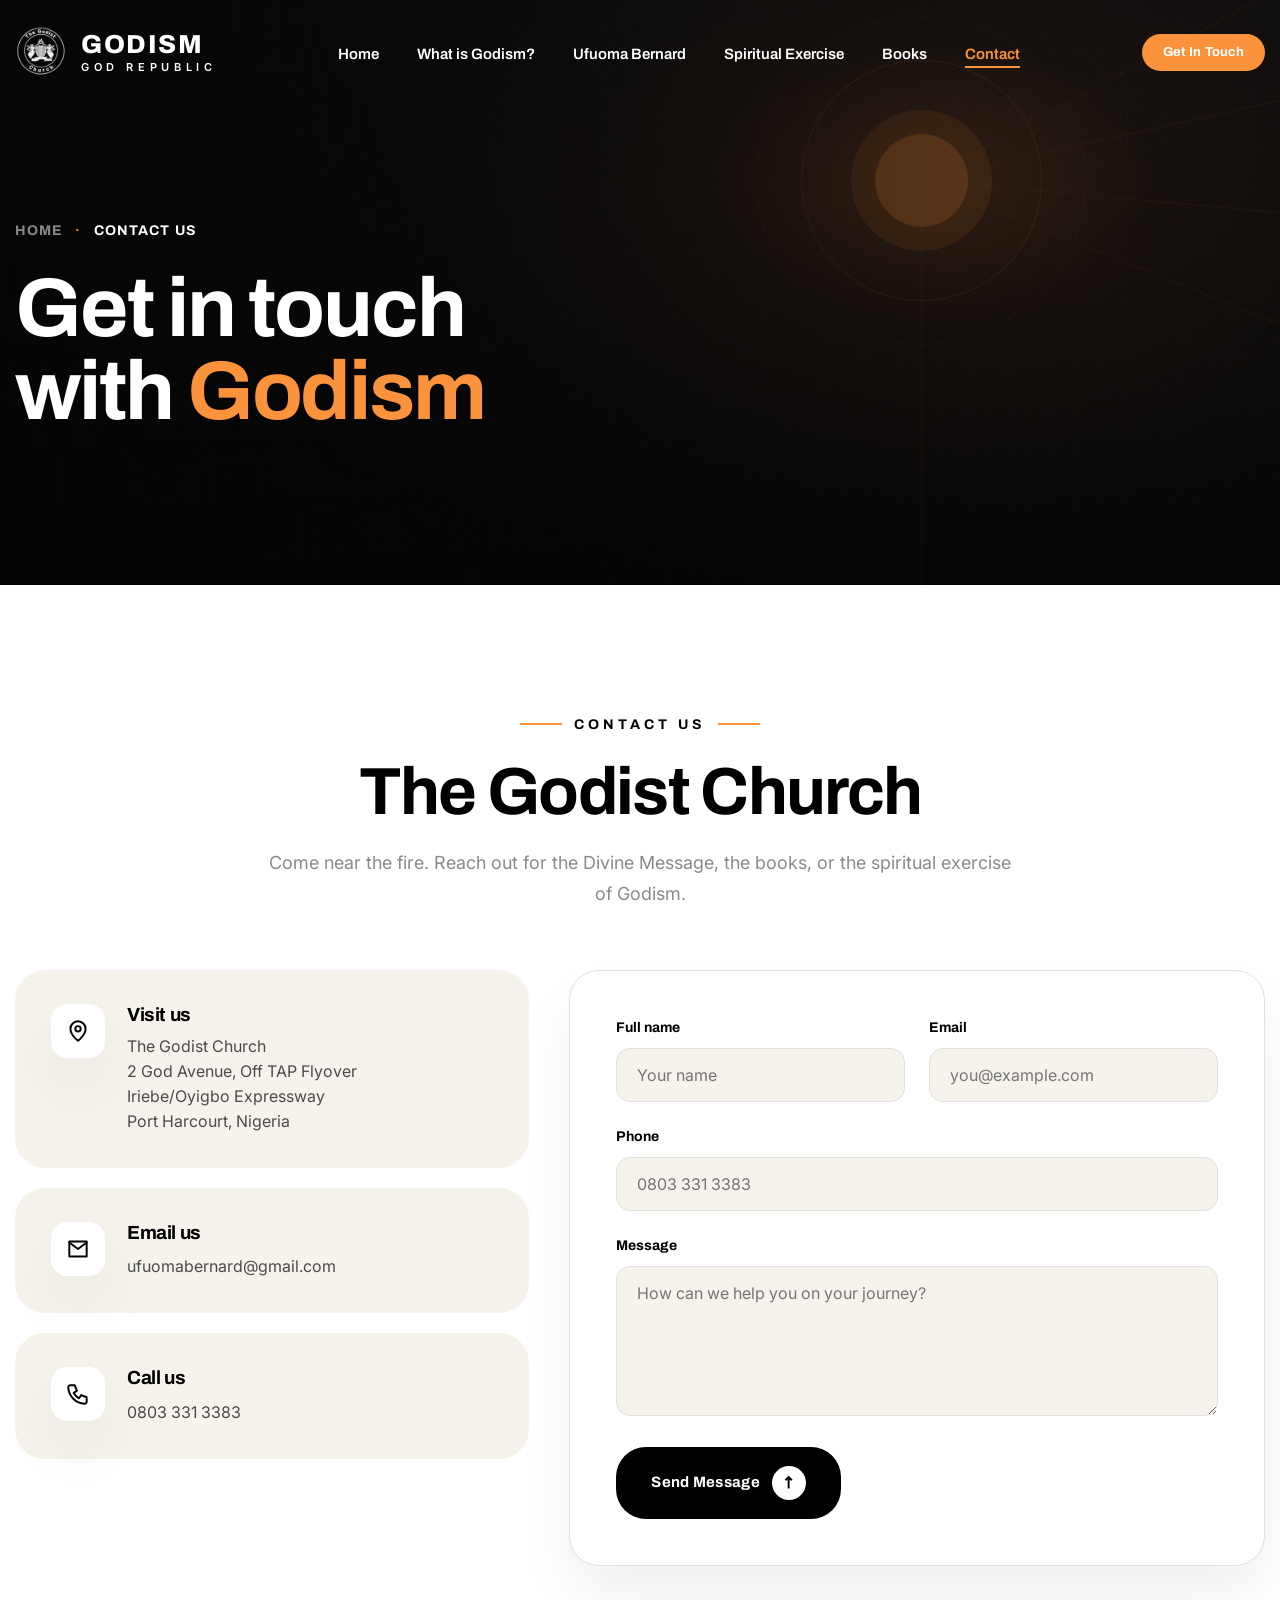
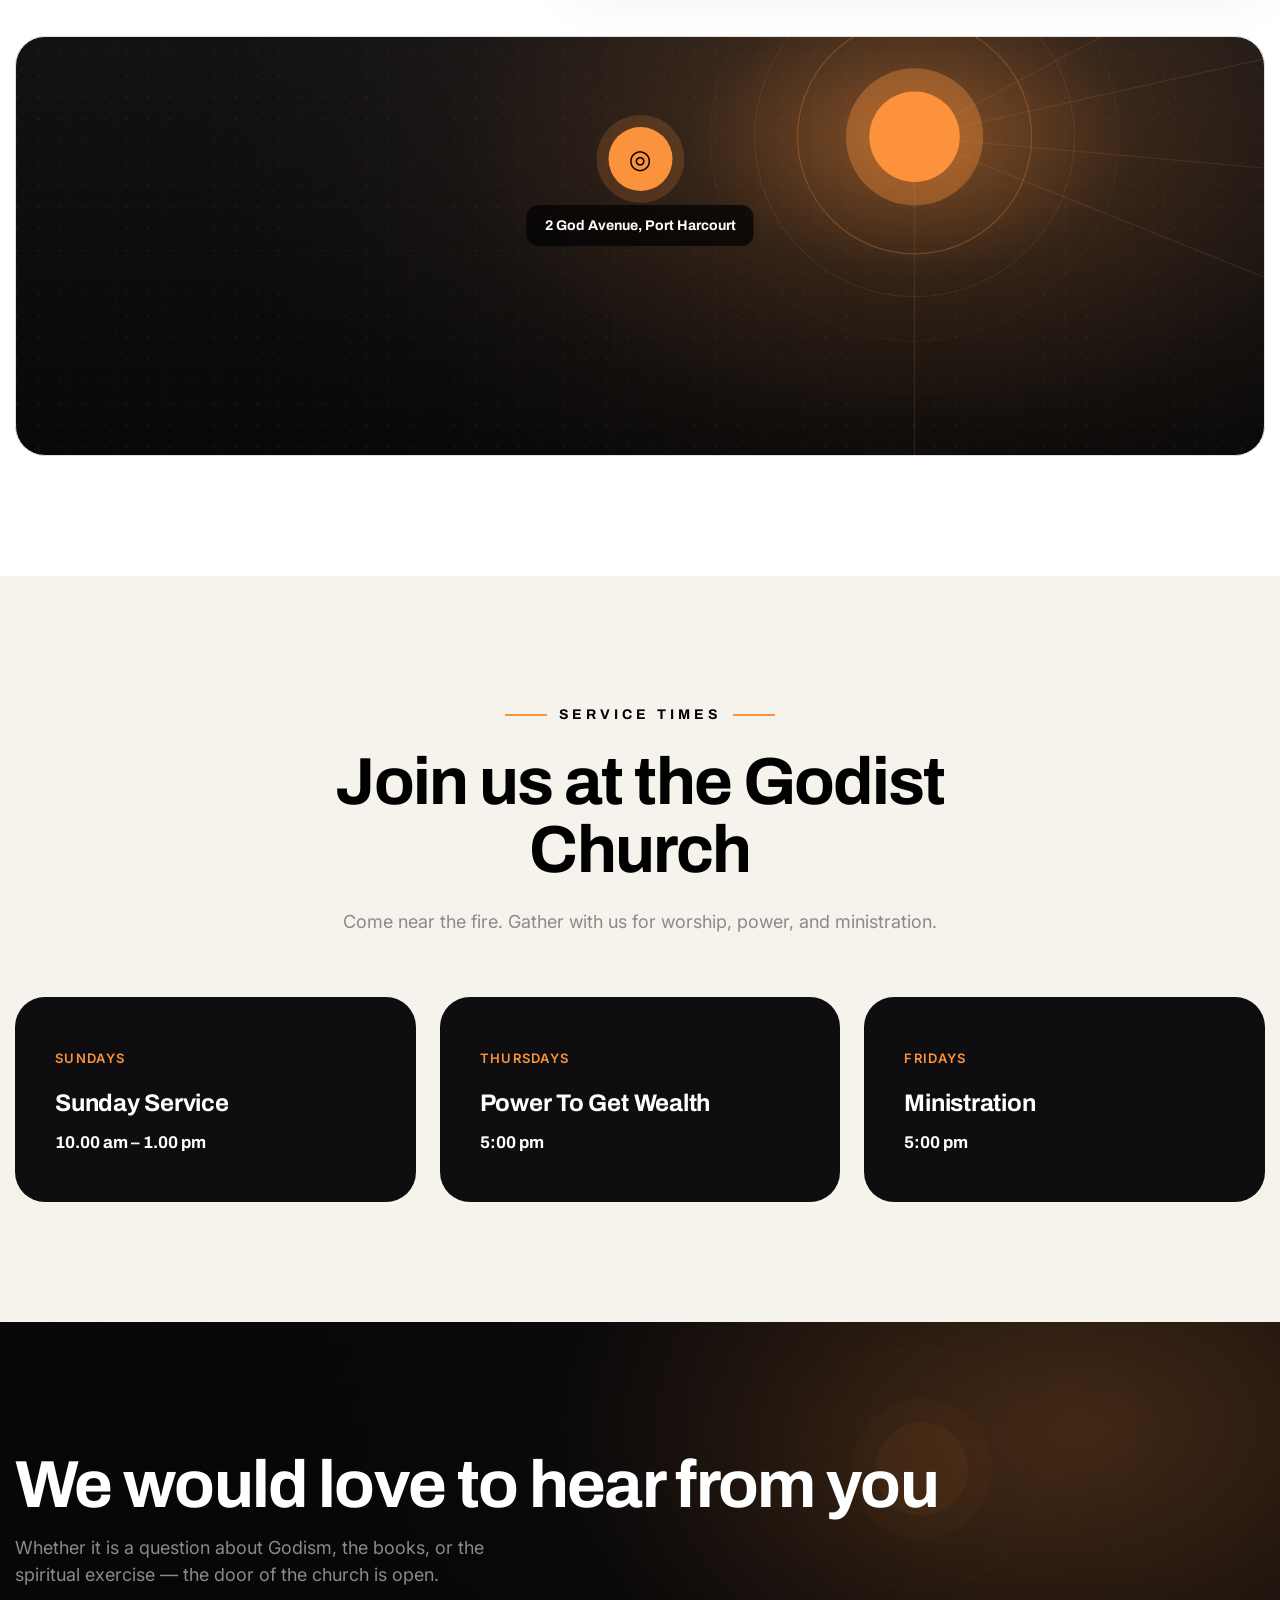
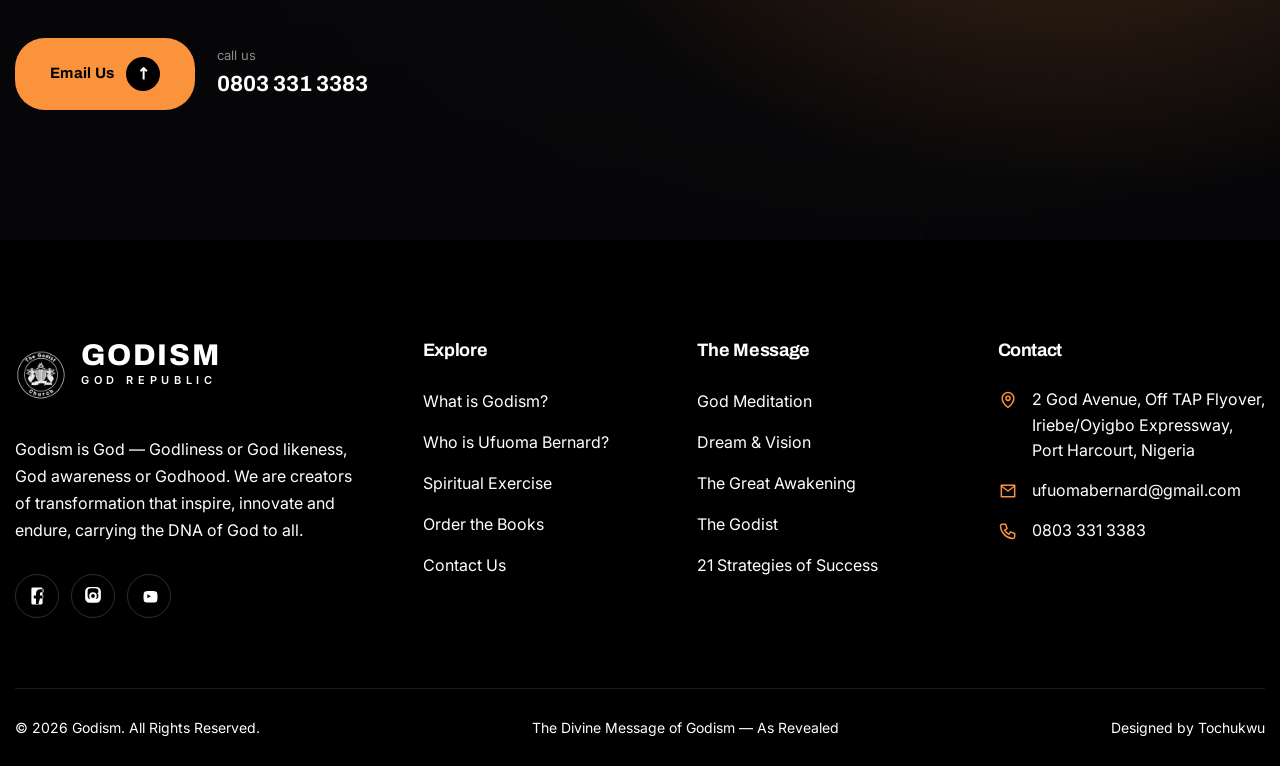
<file: contact.html>
<!DOCTYPE html>
<html lang="en">
<head>
  <meta charset="UTF-8">
  <meta name="viewport" content="width=device-width, initial-scale=1.0">
  <title>Contact Godism | Service Times in Port Harcourt</title>
  <meta name="description" content="Contact the Godist Church at 2 God Avenue, Port Harcourt, Nigeria. Sunday Service 10.00 am – 1.00 pm, Thursdays Power To Get Wealth 5:00 pm, Fridays Ministration 5:00 pm. Email ufuomabernard@gmail.com or call 0803 331 3383.">
  <meta name="robots" content="index, follow">
  <link rel="canonical" href="https://godism.website/contact.html">
  <meta name="geo.region" content="NG-RI">
  <meta name="geo.placename" content="Port Harcourt, Rivers State, Nigeria">
  <meta name="geo.position" content="4.8156;7.0498">
  <meta name="ICBM" content="4.8156, 7.0498">

  <!-- Open Graph -->
  <meta property="og:type" content="website">
  <meta property="og:site_name" content="Godism">
  <meta property="og:title" content="Contact Godism | Service Times in Port Harcourt">
  <meta property="og:description" content="Contact the Godist Church at 2 God Avenue, Port Harcourt, Nigeria. Sunday Service 10.00 am – 1.00 pm, Thursdays Power To Get Wealth 5:00 pm, Fridays Ministration 5:00 pm.">
  <meta property="og:url" content="https://godism.website/contact.html">
<meta property="og:image" content="https://godism.website/hero.webp">
  <meta property="og:locale" content="en_US">

  <!-- Twitter Card -->
  <meta name="twitter:card" content="summary_large_image">
  <meta name="twitter:title" content="Contact Godism Church | Service Times in Port Harcourt">
  <meta name="twitter:description" content="Contact the Godist Church at 2 God Avenue, Port Harcourt, Nigeria. Sunday Service 10.00 am – 1.00 pm, Thursdays Power To Get Wealth 5:00 pm, Fridays Ministration 5:00 pm.">
  <meta name="twitter:image" content="https://godism.website/hero.webp">

  <meta name="theme-color" content="#0e0e10">
  <link rel="icon" type="image/png" href="assets/img/favicon.png">
  <link rel="apple-touch-icon" href="assets/img/logo.webp">

  <script type="application/ld+json">
  {
    "@context": "https://schema.org",
    "@graph": [
      {
        "@type": "Church",
        "@id": "https://godism.website/#church",
        "name": "Godism",
        "alternateName": "The Godist Church",
        "description": "The Divine Message of GODISM As Revealed. Godism is God — Godliness or God likeness, God awareness or Godhood.",
        "url": "https://godism.website/",
        "logo": "https://godism.website/assets/img/logo.png",
        "image": "https://godism.website/hero.webp",
        "founder": {
          "@type": "Person",
          "name": "Ufuoma Bernard"
        },
        "address": {
          "@type": "PostalAddress",
          "streetAddress": "2 God Avenue, Off TAP Flyover, Iriebe/Oyigbo Expressway",
          "addressLocality": "Port Harcourt",
          "addressRegion": "Rivers State",
          "addressCountry": "NG"
        },
        "telephone": "+2348033313383",
        "email": "ufuomabernard@gmail.com",
        "sameAs": [
          "https://www.youtube.com/@ufuomabernard2267"
        ],
        "openingHours": [
          "Su 10:00-13:00",
          "Th 17:00-18:00",
          "Fr 17:00-18:00"
        ]
      },
      {
        "@type": "ContactPage",
        "name": "Contact Godism",
        "url": "https://godism.website/contact.html",
        "isPartOf": { "@id": "https://godism.website/#website" }
      },
      {
        "@type": "BreadcrumbList",
        "itemListElement": [
          { "@type": "ListItem", "position": 1, "name": "Home", "item": "https://godism.website/" },
          { "@type": "ListItem", "position": 2, "name": "Contact Us", "item": "https://godism.website/contact.html" }
        ]
      }
    ]
  }
  </script>
  <link rel="preconnect" href="https://fonts.googleapis.com">
  <link rel="preconnect" href="https://fonts.gstatic.com" crossorigin>
  <link href="https://fonts.googleapis.com/css2?family=Archivo:wght@500;600;700;800;900&family=Inter:wght@400;500;600;700&display=swap" rel="stylesheet">
  <link href="https://api.fontshare.com/v2/css?f[]=switzer@300,400,500,600,700&f[]=involve@500,600,700&display=swap" rel="stylesheet">
  <link rel="stylesheet" href="assets/css/style.css">
</head>
<body>

  <!-- ======= Header ======= -->
  <header class="site-header">
    <div class="container header-inner">
      <a href="index.html" class="brand">
        <img class="brand-img" src="assets/img/logo.webp" width="128" height="128" alt="Godism emblem">
        <span class="brand-text">
          <span class="brand-name">GOD<span>ISM</span></span>
          <span class="brand-tagline">God Republic</span>
        </span>
      </a>

      <nav class="main-nav" aria-label="Primary">
        <ul>
          <li><a href="index.html">Home</a></li>
          <li><a href="what-is-godism.html">What is Godism?</a></li>
          <li><a href="ufuoma-bernard.html">Ufuoma Bernard</a></li>
          <li><a href="spiritual-exercise.html">Spiritual Exercise</a></li>
          <li><a href="books.html">Books</a></li>
          <li><a class="is-active" href="contact.html">Contact</a></li>
        </ul>
      </nav>

      <div class="header-actions">
        <a class="btn btn--primary" href="contact.html">get in touch</a>
        <button class="nav-toggle" aria-label="Open menu" aria-expanded="false">
          <span></span><span></span><span></span>
        </button>
      </div>
    </div>
  </header>

  <!-- Mobile nav -->
  <div class="mobile-nav" aria-hidden="true">
    <ul>
      <li><a href="index.html">Home</a></li>
      <li><a href="what-is-godism.html">What is Godism?</a></li>
      <li><a href="ufuoma-bernard.html">Ufuoma Bernard</a></li>
      <li><a href="spiritual-exercise.html">Spiritual Exercise</a></li>
      <li><a href="books.html">Books</a></li>
      <li><a class="is-active" href="contact.html">Contact</a></li>
    </ul>
    <a class="btn btn--primary mobile-nav-cta" href="contact.html">get in touch</a>
  </div>

  <main>
    <!-- ======= Page hero ======= -->
    <section class="page-hero">
      <div class="page-hero-bg" style="background-image:url('assets/img/hero-radiance.svg')"></div>
      <div class="container">
        <div class="breadcrumb">
          <a href="index.html">Home</a>
          <span class="sep">&#183;</span>
          <span class="current">Contact Us</span>
        </div>
        <h1>Get in touch<br>with <em class="acc">Godism</em></h1>
      </div>
    </section>

    <!-- ======= Contact ======= -->
    <section class="section">
      <div class="container">
        <div class="section-head section-head--center reveal">
          <span class="section-eyebrow">Contact us</span>
          <h2 class="section-title">The Godist Church</h2>
          <p class="lead">Come near the fire. Reach out for the Divine Message, the books, or the spiritual exercise of Godism.</p>
        </div>

        <div class="contact-grid">
          <div class="contact-cards reveal">
            <div class="contact-card">
              <div class="cc-icon">
                <svg viewBox="0 0 24 24"><path d="M12 21s-7-5.1-7-11a7 7 0 0 1 14 0c0 5.9-7 11-7 11z"/><circle cx="12" cy="10" r="2.5"/></svg>
              </div>
              <div>
                <h5>Visit us</h5>
                <p>The Godist Church<br>2 God Avenue, Off TAP Flyover<br>Iriebe/Oyigbo Expressway<br>Port Harcourt, Nigeria</p>
              </div>
            </div>
            <div class="contact-card">
              <div class="cc-icon">
                <svg viewBox="0 0 24 24"><path d="M4 5h16v14H4z"/><path d="M4 6l8 6 8-6"/></svg>
              </div>
              <div>
                <h5>Email us</h5>
                <a href="mailto:ufuomabernard@gmail.com">ufuomabernard@gmail.com</a>
              </div>
            </div>
            <div class="contact-card">
              <div class="cc-icon">
                <svg viewBox="0 0 24 24"><path d="M5 4h4l2 5-3 2a13 13 0 0 0 5 5l2-3 5 2v4a2 2 0 0 1-2 2A16 16 0 0 1 3 6a2 2 0 0 1 2-2z"/></svg>
              </div>
              <div>
                <h5>Call us</h5>
                <a href="tel:+2348033313383">0803 331 3383</a>
              </div>
            </div>
          </div>

          <form class="contact-form-wrap js-contact-form reveal reveal-delay-1">
            <div class="form-row">
              <div class="form-group">
                <label for="name">Full name</label>
                <input class="form-control" type="text" id="name" name="name" placeholder="Your name">
              </div>
              <div class="form-group">
                <label for="email">Email</label>
                <input class="form-control" type="email" id="email" name="email" placeholder="you@example.com">
              </div>
            </div>
            <div class="form-group">
              <label for="phone">Phone</label>
              <input class="form-control" type="tel" id="phone" name="phone" placeholder="0803 331 3383">
            </div>
            <div class="form-group">
              <label for="message">Message</label>
              <textarea class="form-control" id="message" name="message" placeholder="How can we help you on your journey?"></textarea>
            </div>
            <button class="btn btn--dark" type="submit">send message <span class="btn-icon"><i class="icon-arrow">&#8599;</i></span></button>
            <p class="form-note js-form-note" style="display:none">Thank you! Your email app should open with your message. You can also write to us directly at ufuomabernard@gmail.com</p>
          </form>
        </div>

        <!-- Map placeholder -->
        <div class="map-wrap reveal" style="margin-top:70px;background-image:url('assets/img/hero-radiance.svg')">
          <div class="map-pin">
            <div class="pin-dot">&#9678;</div>
            <span class="pin-label">2 God Avenue, Port Harcourt</span>
          </div>
        </div>
      </div>
    </section>

    <!-- ======= Service times ======= -->
    <section class="section section--light">
      <div class="container">
        <div class="section-head section-head--center reveal">
          <span class="section-eyebrow">Service times</span>
          <h2 class="section-title">Join us at the Godist Church</h2>
          <p class="lead">Come near the fire. Gather with us for worship, power, and ministration.</p>
        </div>

        <div class="service-grid">
          <article class="service-card reveal">
            <span class="service-day">Sundays</span>
            <h4>Sunday Service</h4>
            <div class="service-time">10.00 am &ndash; 1.00 pm</div>
          </article>

          <article class="service-card reveal reveal-delay-1">
            <span class="service-day">Thursdays</span>
            <h4>Power To Get Wealth</h4>
            <div class="service-time">5:00 pm</div>
          </article>

          <article class="service-card reveal reveal-delay-2">
            <span class="service-day">Fridays</span>
            <h4>Ministration</h4>
            <div class="service-time">5:00 pm</div>
          </article>
        </div>
      </div>
    </section>

    <!-- ======= CTA ======= -->
    <section class="cta" style="background-image:url('assets/img/hero-radiance.svg')">
      <div class="container">
        <div class="reveal">
          <h2>We would love to hear from you</h2>
          <p>Whether it is a question about Godism, the books, or the spiritual exercise — the door of the church is open.</p>
        </div>
        <div class="cta-actions reveal reveal-delay-1">
          <a class="btn btn--primary" href="mailto:ufuomabernard@gmail.com">email us <span class="btn-icon"><i class="icon-arrow">&#8599;</i></span></a>
          <a class="cta-phone" href="tel:+2348033313383"><small>call us</small>0803 331 3383</a>
        </div>
      </div>
    </section>
  </main>

  <!-- ======= Footer ======= -->
  <footer class="site-footer">
    <div class="container">
      <div class="footer-grid">
        <div class="footer-brand">
          <a href="index.html" class="brand">
            <img class="brand-img" src="assets/img/logo.webp" width="128" height="128" alt="Godism emblem">
            <span class="brand-text">
              <span class="brand-name">GOD<span>ISM</span></span>
              <span class="brand-tagline">God Republic</span>
            </span>
          </a>
          <p class="footer-about">Godism is God — Godliness or God likeness, God awareness or Godhood. We are creators of transformation that inspire, innovate and endure, carrying the DNA of God to all.</p>
          <div class="footer-social">
            <a href="https://facebook.com" aria-label="Facebook" target="_blank" rel="noopener"><svg viewBox="0 0 320 512"><path d="M279 14H40a40 40 0 0 0-40 40v404a40 40 0 0 0 40 40h239a40 40 0 0 0 40-40V54a40 40 0 0 0-40-40zM189 512h-58V330h-63v-86h63v-39c0-87 41-140 129-140h86v86h-54c-40 0-47 18-47 51v42h100l-13 86h-87z"/></svg></a>
            <a href="https://instagram.com" aria-label="Instagram" target="_blank" rel="noopener"><svg viewBox="0 0 448 512"><path d="M224 202a54 54 0 1 0 0 108 54 54 0 0 0 0-108zm0 162a108 108 0 1 1 0-216 108 108 0 0 1 0 216zm178-176a26 26 0 1 1-52 0 26 26 0 0 1 52 0zM448 320c0 70-57 128-128 128H128C58 448 0 390 0 320V128C0 58 58 0 128 0h192c71 0 128 58 128 128v192zM371 79c-7-16-21-29-37-35-15-6-52-8-109-8s-94 2-109 8c-16 6-30 19-37 35-6 15-8 51-8 109s2 94 8 109c7 16 21 29 37 35 15 6 52 8 109 8s94-2 109-8c16-6 30-19 37-35 6-15 8-51 8-109s-2-94-8-109z"/></svg></a>
            <a href="https://youtube.com" aria-label="YouTube" target="_blank" rel="noopener"><svg viewBox="0 0 576 512"><path d="M549 156c-6-23-24-40-47-46-41-11-166-11-166-11s-125 0-166 11c-23 6-41 23-47 46-11 41-11 127-11 127s0 86 11 127c6 23 24 40 47 46 41 11 166 11 166 11s125 0 166-11c23-6 41-23 47-46 11-41 11-127 11-127s0-86-11-127zM235 326V202l112 62-112 62z"/></svg></a>
          </div>
        </div>

        <div class="footer-col">
          <h5>Explore</h5>
          <ul>
            <li><a href="what-is-godism.html">What is Godism?</a></li>
            <li><a href="ufuoma-bernard.html">Who is Ufuoma Bernard?</a></li>
            <li><a href="spiritual-exercise.html">Spiritual Exercise</a></li>
            <li><a href="books.html">Order the Books</a></li>
            <li><a href="contact.html">Contact Us</a></li>
          </ul>
        </div>

        <div class="footer-col">
          <h5>The Message</h5>
          <ul>
            <li><a href="spiritual-exercise.html">God Meditation</a></li>
            <li><a href="spiritual-exercise.html">Dream &amp; Vision</a></li>
            <li><a href="ufuoma-bernard.html">The Great Awakening</a></li>
            <li><a href="books.html">The Godist</a></li>
            <li><a href="books.html">21 Strategies of Success</a></li>
          </ul>
        </div>

        <div class="footer-col">
          <h5>Contact</h5>
          <ul class="footer-contact">
            <li>
              <svg viewBox="0 0 24 24"><path d="M12 21s-7-5.1-7-11a7 7 0 0 1 14 0c0 5.9-7 11-7 11z"/><circle cx="12" cy="10" r="2.5"/></svg>
              <span>2 God Avenue, Off TAP Flyover, Iriebe/Oyigbo Expressway, Port Harcourt, Nigeria</span>
            </li>
            <li>
              <svg viewBox="0 0 24 24"><path d="M4 5h16v14H4z"/><path d="M4 6l8 6 8-6"/></svg>
              <a href="mailto:ufuomabernard@gmail.com">ufuomabernard@gmail.com</a>
            </li>
            <li>
              <svg viewBox="0 0 24 24"><path d="M5 4h4l2 5-3 2a13 13 0 0 0 5 5l2-3 5 2v4a2 2 0 0 1-2 2A16 16 0 0 1 3 6a2 2 0 0 1 2-2z"/></svg>
              <a href="tel:+2348033313383">0803 331 3383</a>
            </li>
          </ul>
        </div>
      </div>

      <div class="footer-bottom">
        <span>&copy; <span class="js-year"></span> <a href="index.html">Godism</a>. All Rights Reserved.</span>
        <span>The Divine Message of Godism — As Revealed</span>
        <span>Designed by <a href="https://mesigo.site" target="_blank" rel="noopener">Tochukwu</a></span>
      </div>
    </div>
  </footer>

  <script src="assets/js/script.js"></script>
  <script>
    document.querySelectorAll(".js-year").forEach(function (el) { el.textContent = new Date().getFullYear(); });
  </script>
</body>
</html>
</file>
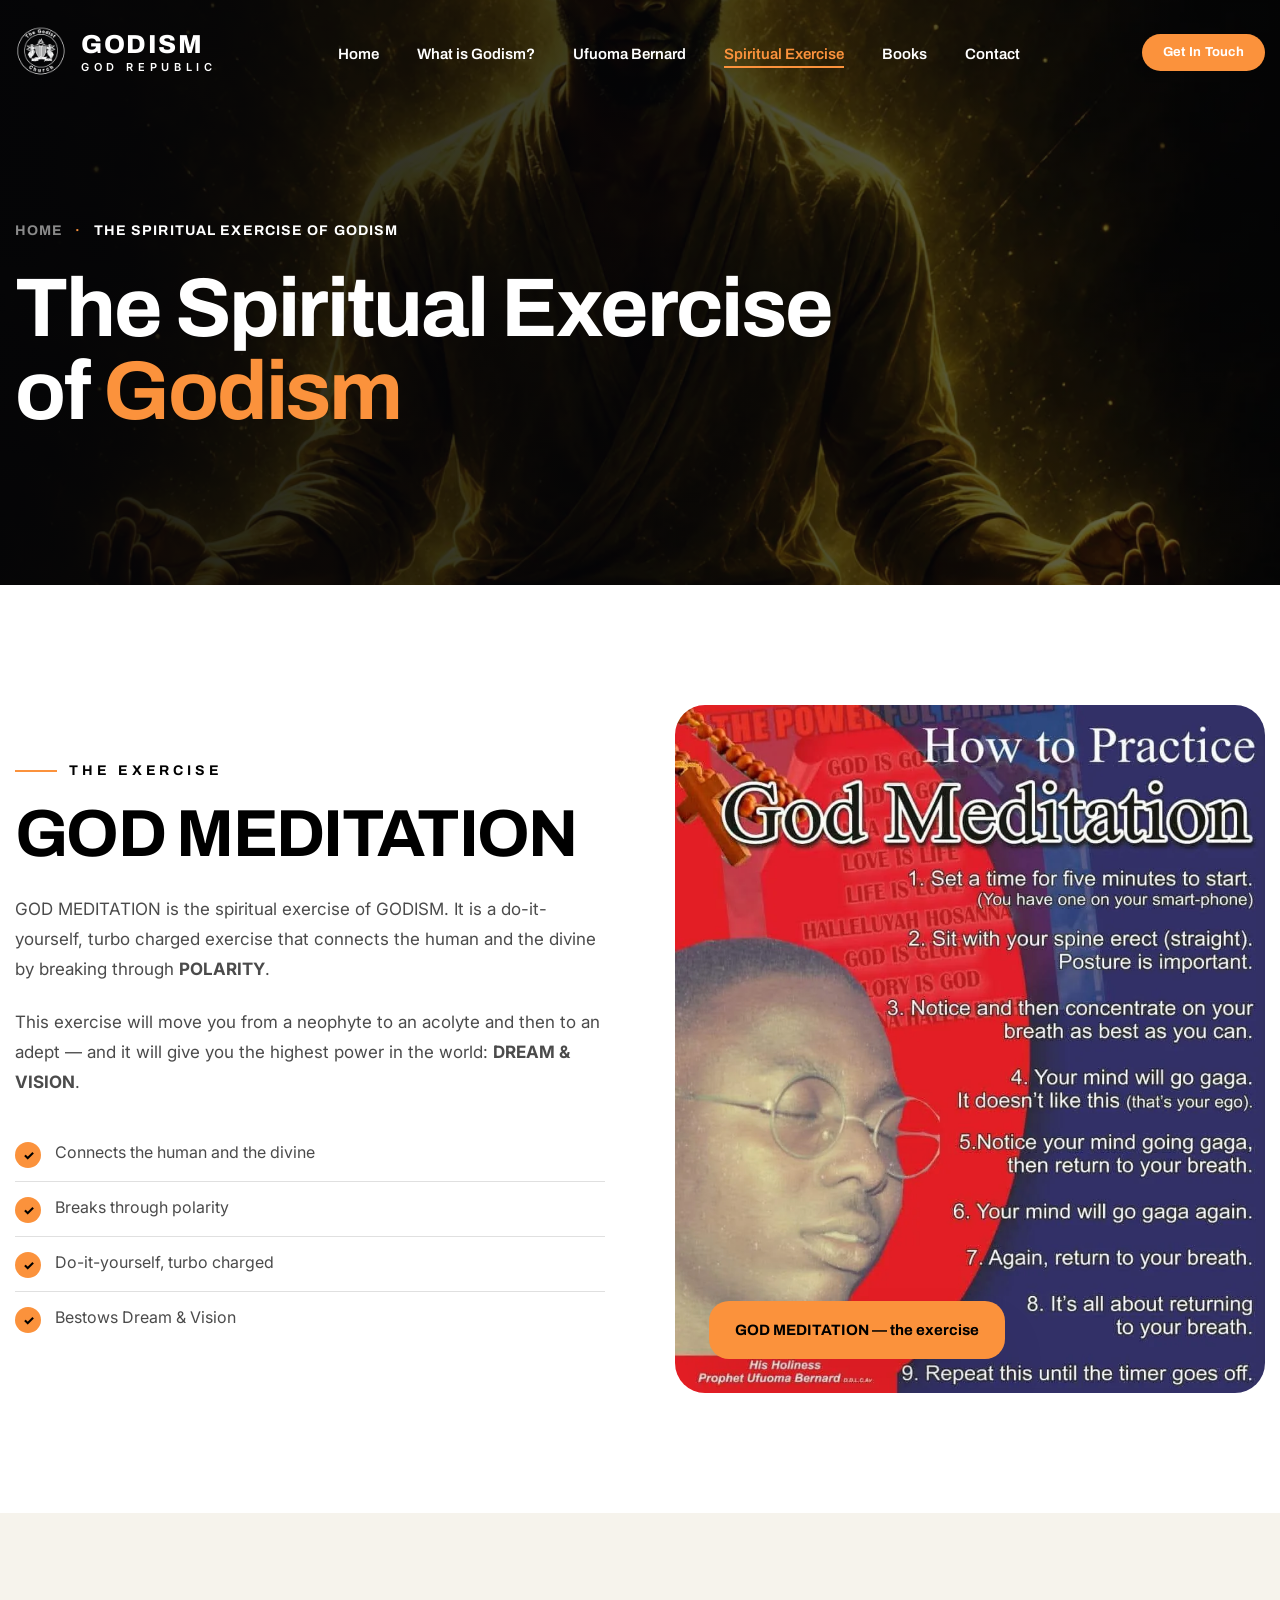
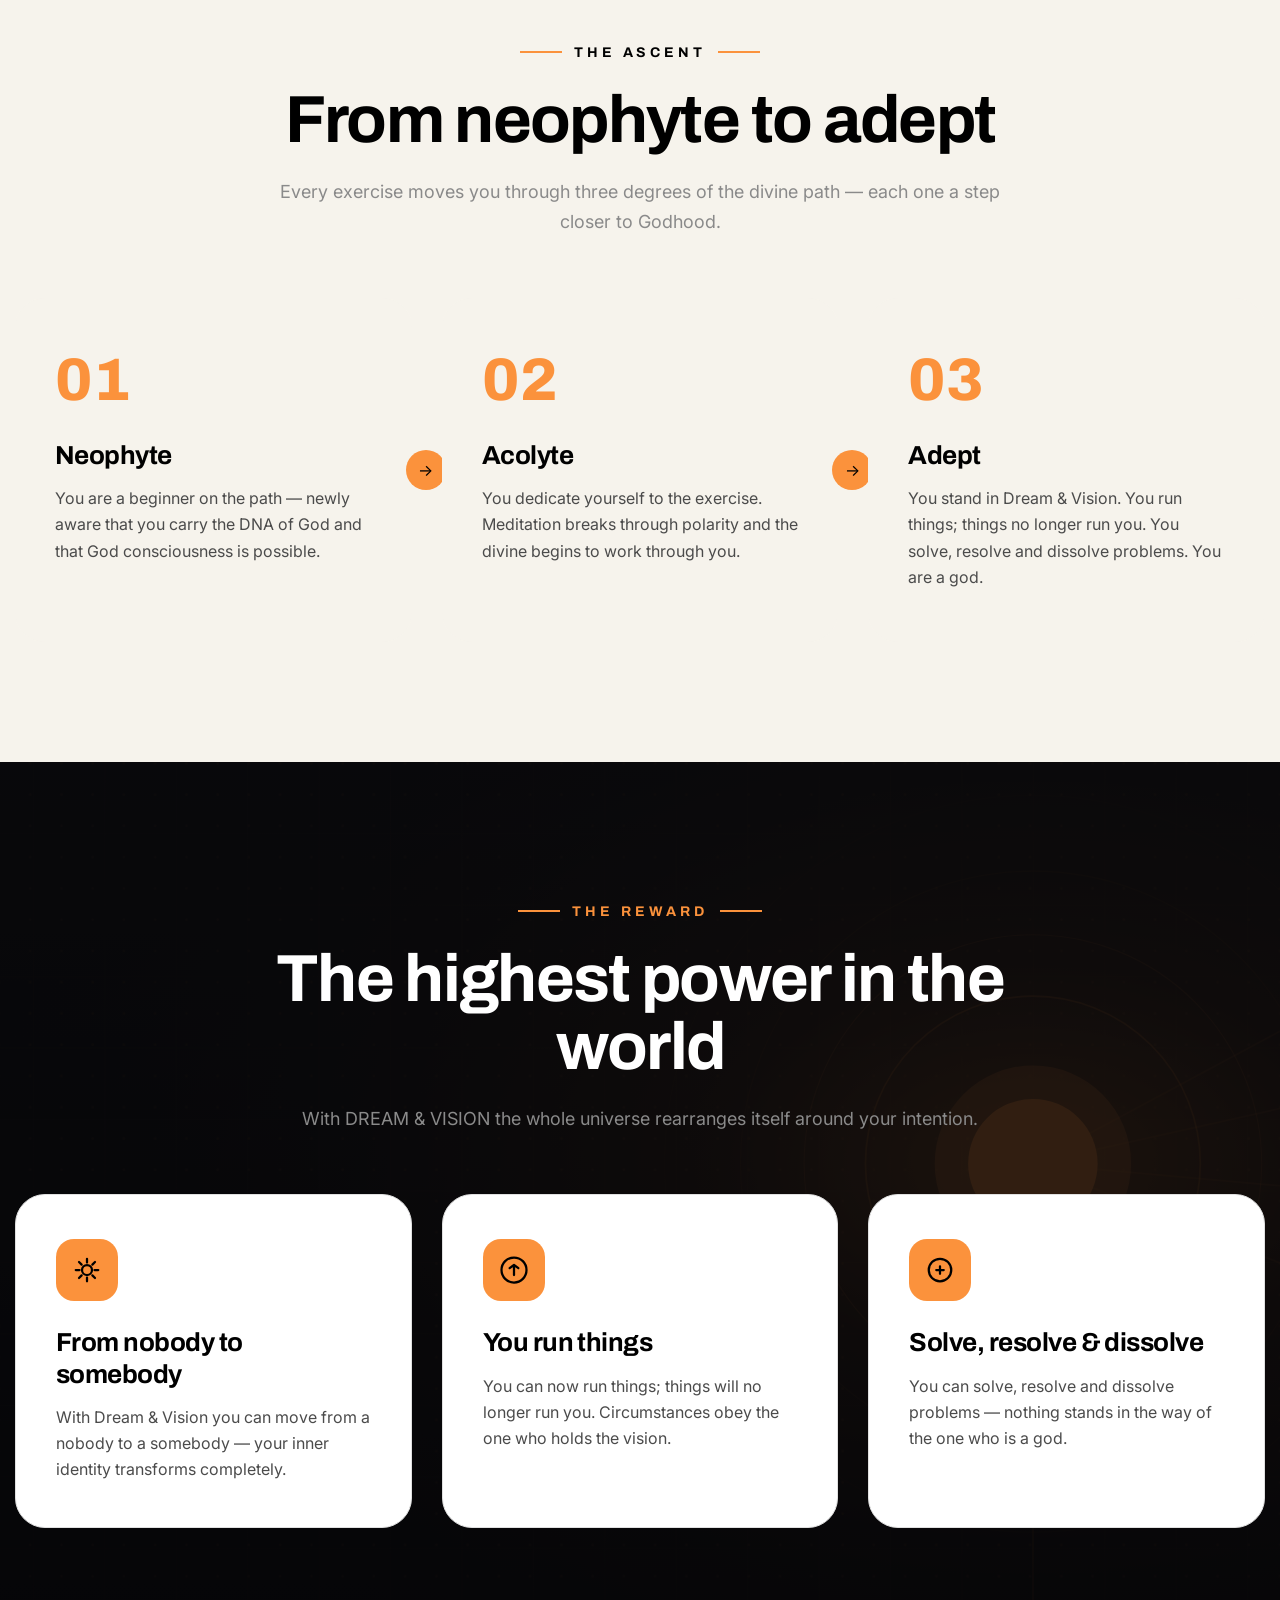
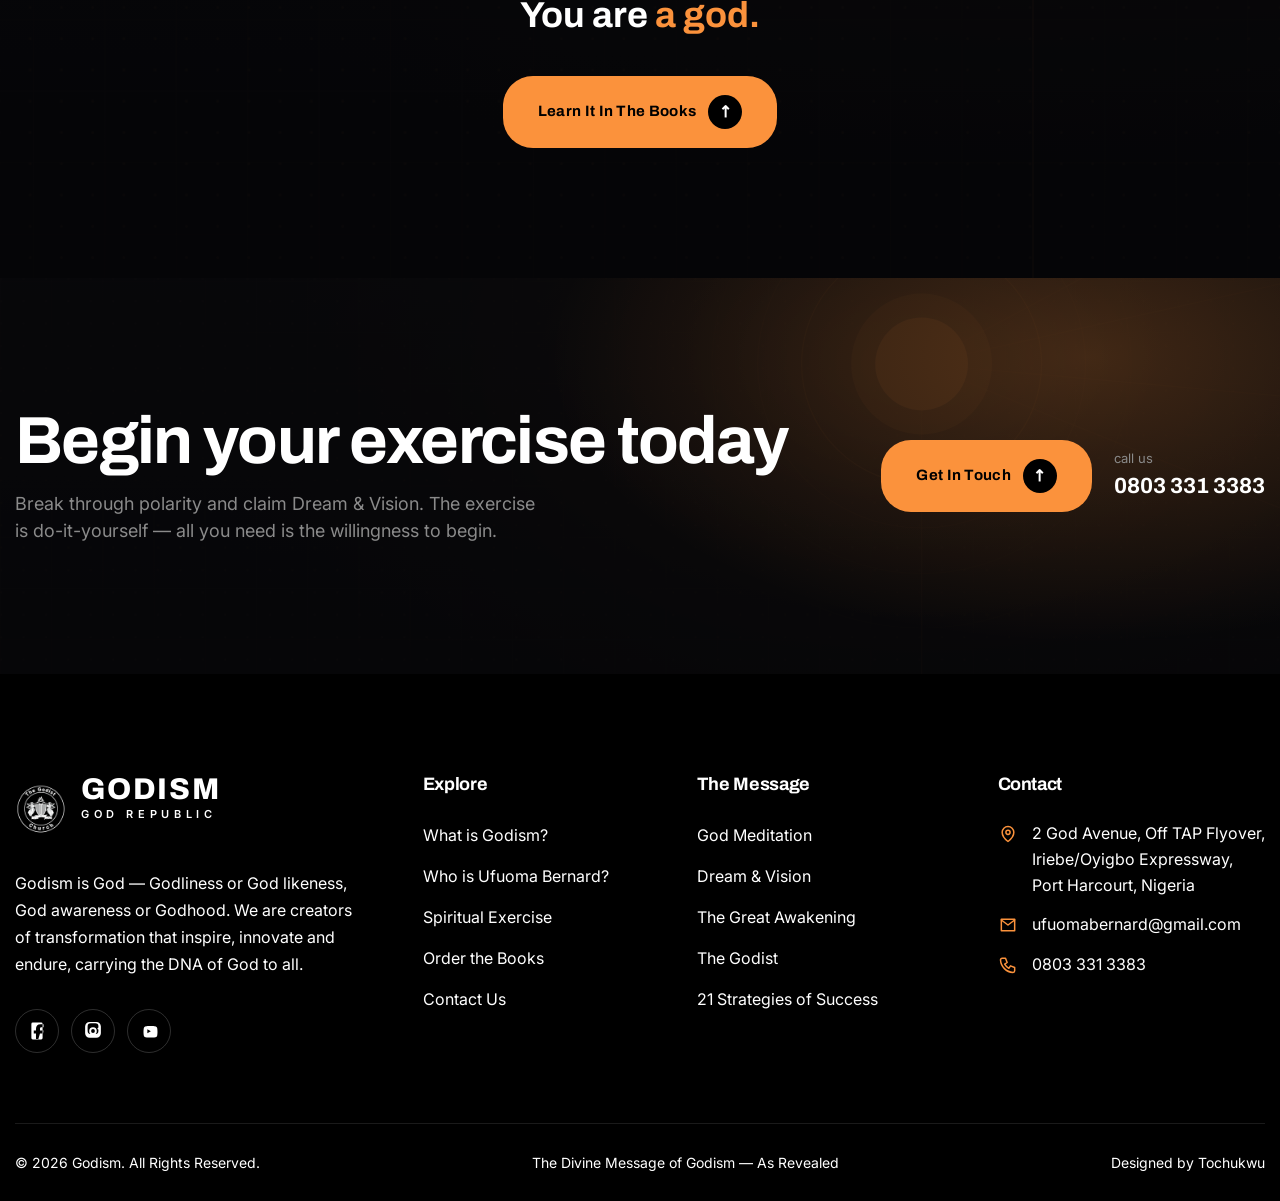
<file: spiritual-exercise.html>
<!DOCTYPE html>
<html lang="en">
<head>
  <meta charset="UTF-8">
  <meta name="viewport" content="width=device-width, initial-scale=1.0">
  <title>The Spiritual Exercise of Godism | God Meditation</title>
  <meta name="description" content="GOD MEDITATION is the spiritual exercise of GODISM — a do-it-yourself turbo charged exercise that connects the human and the divine by breaking through polarity.">
  <meta name="robots" content="index, follow">
  <link rel="canonical" href="https://godism.website/spiritual-exercise.html">

  <!-- Open Graph -->
  <meta property="og:type" content="article">
  <meta property="og:site_name" content="Godism">
  <meta property="og:title" content="The Spiritual Exercise of Godism | God Meditation">
  <meta property="og:description" content="GOD MEDITATION is the spiritual exercise of GODISM — a do-it-yourself turbo charged exercise that connects the human and the divine by breaking through polarity.">
  <meta property="og:url" content="https://godism.website/spiritual-exercise.html">
  <meta property="og:image" content="https://godism.website/hero.webp">
  <meta property="og:locale" content="en_US">

  <!-- Twitter Card -->
  <meta name="twitter:card" content="summary_large_image">
  <meta name="twitter:title" content="The Spiritual Exercise of Godism | God Meditation">
  <meta name="twitter:description" content="GOD MEDITATION is the spiritual exercise of GODISM — a do-it-yourself turbo charged exercise that connects the human and the divine.">
  <meta name="twitter:image" content="https://godism.website/hero.webp">

  <meta name="theme-color" content="#0e0e10">
  <link rel="icon" type="image/png" href="assets/img/favicon.png">
  <link rel="apple-touch-icon" href="assets/img/logo.webp">

  <script type="application/ld+json">
  {
    "@context": "https://schema.org",
    "@graph": [
      {
        "@type": "Church",
        "@id": "https://godism.website/#church",
        "name": "Godism",
        "alternateName": "The Godist Church",
        "description": "The Divine Message of GODISM As Revealed. Godism is God — Godliness or God likeness, God awareness or Godhood.",
        "url": "https://godism.website/",
        "logo": "https://godism.website/assets/img/logo.png",
        "image": "https://godism.website/hero.webp",
        "founder": {
          "@type": "Person",
          "name": "Ufuoma Bernard"
        },
        "address": {
          "@type": "PostalAddress",
          "streetAddress": "2 God Avenue, Off TAP Flyover, Iriebe/Oyigbo Expressway",
          "addressLocality": "Port Harcourt",
          "addressRegion": "Rivers State",
          "addressCountry": "NG"
        },
        "telephone": "+2348033313383",
        "email": "ufuomabernard@gmail.com",
        "sameAs": [
          "https://www.youtube.com/@ufuomabernard2267"
        ]
      },
      {
        "@type": "BreadcrumbList",
        "itemListElement": [
          { "@type": "ListItem", "position": 1, "name": "Home", "item": "https://godism.website/" },
          { "@type": "ListItem", "position": 2, "name": "Spiritual Exercise", "item": "https://godism.website/spiritual-exercise.html" }
        ]
      }
    ]
  }
  </script>
  <link rel="preconnect" href="https://fonts.googleapis.com">
  <link rel="preconnect" href="https://fonts.gstatic.com" crossorigin>
  <link href="https://fonts.googleapis.com/css2?family=Archivo:wght@500;600;700;800;900&family=Inter:wght@400;500;600;700&display=swap" rel="stylesheet">
  <link href="https://api.fontshare.com/v2/css?f[]=switzer@300,400,500,600,700&f[]=involve@500,600,700&display=swap" rel="stylesheet">
  <link rel="stylesheet" href="assets/css/style.css">
</head>
<body>

  <!-- ======= Header ======= -->
  <header class="site-header">
    <div class="container header-inner">
      <a href="index.html" class="brand">
        <img class="brand-img" src="assets/img/logo.webp" width="128" height="128" alt="Godism emblem">
        <span class="brand-text">
          <span class="brand-name">GOD<span>ISM</span></span>
          <span class="brand-tagline">God Republic</span>
        </span>
      </a>

      <nav class="main-nav" aria-label="Primary">
        <ul>
          <li><a href="index.html">Home</a></li>
          <li><a href="what-is-godism.html">What is Godism?</a></li>
          <li><a href="ufuoma-bernard.html">Ufuoma Bernard</a></li>
          <li><a class="is-active" href="spiritual-exercise.html">Spiritual Exercise</a></li>
          <li><a href="books.html">Books</a></li>
          <li><a href="contact.html">Contact</a></li>
        </ul>
      </nav>

      <div class="header-actions">
        <a class="btn btn--primary" href="contact.html">get in touch</a>
        <button class="nav-toggle" aria-label="Open menu" aria-expanded="false">
          <span></span><span></span><span></span>
        </button>
      </div>
    </div>
  </header>

  <!-- Mobile nav -->
  <div class="mobile-nav" aria-hidden="true">
    <ul>
      <li><a href="index.html">Home</a></li>
      <li><a href="what-is-godism.html">What is Godism?</a></li>
      <li><a href="ufuoma-bernard.html">Ufuoma Bernard</a></li>
      <li><a class="is-active" href="spiritual-exercise.html">Spiritual Exercise</a></li>
      <li><a href="books.html">Books</a></li>
      <li><a href="contact.html">Contact</a></li>
    </ul>
    <a class="btn btn--primary mobile-nav-cta" href="contact.html">get in touch</a>
  </div>

  <main>
    <!-- ======= Page hero ======= -->
    <section class="page-hero">
      <div class="page-hero-bg" style="background-image:url('spirit.webp')"></div>
      <div class="container">
        <div class="breadcrumb">
          <a href="index.html">Home</a>
          <span class="sep">&#183;</span>
          <span class="current">The Spiritual Exercise of Godism</span>
        </div>
        <h1>The Spiritual Exercise<br>of <em class="acc">Godism</em></h1>
      </div>
    </section>

    <!-- ======= Intro split ======= -->
    <section class="section">
      <div class="container">
        <div class="split split--reverse">
          <div class="split-media reveal">
            <img src="how-to-meditate.webp" width="926" height="1080" alt="God Meditation connects the human and the divine">
            <span class="media-badge">GOD MEDITATION — the exercise</span>
          </div>
          <div class="split-body reveal reveal-delay-1">
            <span class="section-eyebrow">The exercise</span>
            <h2>GOD MEDITATION</h2>
            <p>GOD MEDITATION is the spiritual exercise of GODISM. It is a do-it-yourself, turbo charged exercise that connects the human and the divine by breaking through <strong>POLARITY</strong>.</p>
            <p>This exercise will move you from a neophyte to an acolyte and then to an adept — and it will give you the highest power in the world: <strong>DREAM &amp; VISION</strong>.</p>
            <ul class="check-list">
              <li><span class="check">&#10003;</span>Connects the human and the divine</li>
              <li><span class="check">&#10003;</span>Breaks through polarity</li>
              <li><span class="check">&#10003;</span>Do-it-yourself, turbo charged</li>
              <li><span class="check">&#10003;</span>Bestows Dream &amp; Vision</li>
            </ul>
          </div>
        </div>
      </div>
    </section>

    <!-- ======= Stages ======= -->
    <section class="section section--light">
      <div class="container">
        <div class="section-head section-head--center reveal">
          <span class="section-eyebrow">The ascent</span>
          <h2 class="section-title">From neophyte to adept</h2>
          <p class="lead">Every exercise moves you through three degrees of the divine path — each one a step closer to Godhood.</p>
        </div>

        <div class="stage-grid">
          <article class="stage-card reveal">
            <span class="stage-arrow">&#8594;</span>
            <span class="stage-num">01</span>
            <h5>Neophyte</h5>
            <p>You are a beginner on the path — newly aware that you carry the DNA of God and that God consciousness is possible.</p>
          </article>
          <article class="stage-card reveal reveal-delay-1">
            <span class="stage-arrow">&#8594;</span>
            <span class="stage-num">02</span>
            <h5>Acolyte</h5>
            <p>You dedicate yourself to the exercise. Meditation breaks through polarity and the divine begins to work through you.</p>
          </article>
          <article class="stage-card reveal reveal-delay-2">
            <span class="stage-num">03</span>
            <h5>Adept</h5>
            <p>You stand in Dream &amp; Vision. You run things; things no longer run you. You solve, resolve and dissolve problems. You are a god.</p>
          </article>
        </div>
      </div>
    </section>

    <!-- ======= Dream & Vision (dark) ======= -->
    <section class="stats-section" style="background-image:url('assets/img/hero-radiance.svg')">
      <div class="container">
        <div class="section-head section-head--center reveal">
          <span class="section-eyebrow">The reward</span>
          <h2 class="section-title">The highest power in the world</h2>
          <p class="lead" style="color:var(--text-light)">With DREAM &amp; VISION the whole universe rearranges itself around your intention.</p>
        </div>

        <div class="feature-grid">
          <article class="feature-card reveal">
            <div class="feature-icon">
              <svg viewBox="0 0 24 24"><path d="M12 3v3M12 18v3M3 12h3M18 12h3M5.6 5.6l2.1 2.1M16.3 16.3l2.1 2.1M5.6 18.4l2.1-2.1M16.3 7.7l2.1-2.1"/><circle cx="12" cy="12" r="4"/></svg>
            </div>
            <h5>From nobody to somebody</h5>
            <p>With Dream &amp; Vision you can move from a nobody to a somebody — your inner identity transforms completely.</p>
          </article>
          <article class="feature-card reveal reveal-delay-1">
            <div class="feature-icon">
              <svg viewBox="0 0 24 24"><circle cx="12" cy="12" r="10"/><path d="M12 8v8M8.5 10.5L12 8l3.5 2.5"/></svg>
            </div>
            <h5>You run things</h5>
            <p>You can now run things; things will no longer run you. Circumstances obey the one who holds the vision.</p>
          </article>
          <article class="feature-card reveal reveal-delay-2">
            <div class="feature-icon">
              <svg viewBox="0 0 24 24"><path d="M9 12h6M12 9v6"/><circle cx="12" cy="12" r="9"/></svg>
            </div>
            <h5>Solve, resolve &amp; dissolve</h5>
            <p>You can solve, resolve and dissolve problems — nothing stands in the way of the one who is a god.</p>
          </article>
        </div>

        <div style="text-align:center; margin-top:60px" class="reveal">
          <p style="font-family:var(--font-heading); font-size:clamp(24px,3vmax,36px); color:var(--white); font-weight:700; margin-bottom:34px">You are <em class="acc">a god.</em></p>
          <a class="btn btn--primary" href="books.html">learn it in the books <span class="btn-icon"><i class="icon-arrow">&#8599;</i></span></a>
        </div>
      </div>
    </section>

    <!-- ======= CTA ======= -->
    <section class="cta" style="background-image:url('assets/img/hero-radiance.svg')">
      <div class="container">
        <div class="reveal">
          <h2>Begin your exercise today</h2>
          <p>Break through polarity and claim Dream &amp; Vision. The exercise is do-it-yourself — all you need is the willingness to begin.</p>
        </div>
        <div class="cta-actions reveal reveal-delay-1">
          <a class="btn btn--primary" href="contact.html">get in touch <span class="btn-icon"><i class="icon-arrow">&#8599;</i></span></a>
          <a class="cta-phone" href="tel:+2348033313383"><small>call us</small>0803 331 3383</a>
        </div>
      </div>
    </section>
  </main>

  <!-- ======= Footer ======= -->
  <footer class="site-footer">
    <div class="container">
      <div class="footer-grid">
        <div class="footer-brand">
          <a href="index.html" class="brand">
            <img class="brand-img" src="assets/img/logo.webp" width="128" height="128" alt="Godism emblem">
            <span class="brand-text">
              <span class="brand-name">GOD<span>ISM</span></span>
              <span class="brand-tagline">God Republic</span>
            </span>
          </a>
          <p class="footer-about">Godism is God — Godliness or God likeness, God awareness or Godhood. We are creators of transformation that inspire, innovate and endure, carrying the DNA of God to all.</p>
          <div class="footer-social">
            <a href="https://facebook.com" aria-label="Facebook" target="_blank" rel="noopener"><svg viewBox="0 0 320 512"><path d="M279 14H40a40 40 0 0 0-40 40v404a40 40 0 0 0 40 40h239a40 40 0 0 0 40-40V54a40 40 0 0 0-40-40zM189 512h-58V330h-63v-86h63v-39c0-87 41-140 129-140h86v86h-54c-40 0-47 18-47 51v42h100l-13 86h-87z"/></svg></a>
            <a href="https://instagram.com" aria-label="Instagram" target="_blank" rel="noopener"><svg viewBox="0 0 448 512"><path d="M224 202a54 54 0 1 0 0 108 54 54 0 0 0 0-108zm0 162a108 108 0 1 1 0-216 108 108 0 0 1 0 216zm178-176a26 26 0 1 1-52 0 26 26 0 0 1 52 0zM448 320c0 70-57 128-128 128H128C58 448 0 390 0 320V128C0 58 58 0 128 0h192c71 0 128 58 128 128v192zM371 79c-7-16-21-29-37-35-15-6-52-8-109-8s-94 2-109 8c-16 6-30 19-37 35-6 15-8 51-8 109s2 94 8 109c7 16 21 29 37 35 15 6 52 8 109 8s94-2 109-8c16-6 30-19 37-35 6-15 8-51 8-109s-2-94-8-109z"/></svg></a>
            <a href="https://youtube.com" aria-label="YouTube" target="_blank" rel="noopener"><svg viewBox="0 0 576 512"><path d="M549 156c-6-23-24-40-47-46-41-11-166-11-166-11s-125 0-166 11c-23 6-41 23-47 46-11 41-11 127-11 127s0 86 11 127c6 23 24 40 47 46 41 11 166 11 166 11s125 0 166-11c23-6 41-23 47-46 11-41 11-127 11-127s0-86-11-127zM235 326V202l112 62-112 62z"/></svg></a>
          </div>
        </div>

        <div class="footer-col">
          <h5>Explore</h5>
          <ul>
            <li><a href="what-is-godism.html">What is Godism?</a></li>
            <li><a href="ufuoma-bernard.html">Who is Ufuoma Bernard?</a></li>
            <li><a href="spiritual-exercise.html">Spiritual Exercise</a></li>
            <li><a href="books.html">Order the Books</a></li>
            <li><a href="contact.html">Contact Us</a></li>
          </ul>
        </div>

        <div class="footer-col">
          <h5>The Message</h5>
          <ul>
            <li><a href="spiritual-exercise.html">God Meditation</a></li>
            <li><a href="spiritual-exercise.html">Dream &amp; Vision</a></li>
            <li><a href="ufuoma-bernard.html">The Great Awakening</a></li>
            <li><a href="books.html">The Godist</a></li>
            <li><a href="books.html">21 Strategies of Success</a></li>
          </ul>
        </div>

        <div class="footer-col">
          <h5>Contact</h5>
          <ul class="footer-contact">
            <li>
              <svg viewBox="0 0 24 24"><path d="M12 21s-7-5.1-7-11a7 7 0 0 1 14 0c0 5.9-7 11-7 11z"/><circle cx="12" cy="10" r="2.5"/></svg>
              <span>2 God Avenue, Off TAP Flyover, Iriebe/Oyigbo Expressway, Port Harcourt, Nigeria</span>
            </li>
            <li>
              <svg viewBox="0 0 24 24"><path d="M4 5h16v14H4z"/><path d="M4 6l8 6 8-6"/></svg>
              <a href="mailto:ufuomabernard@gmail.com">ufuomabernard@gmail.com</a>
            </li>
            <li>
              <svg viewBox="0 0 24 24"><path d="M5 4h4l2 5-3 2a13 13 0 0 0 5 5l2-3 5 2v4a2 2 0 0 1-2 2A16 16 0 0 1 3 6a2 2 0 0 1 2-2z"/></svg>
              <a href="tel:+2348033313383">0803 331 3383</a>
            </li>
          </ul>
        </div>
      </div>

      <div class="footer-bottom">
        <span>&copy; <span class="js-year"></span> <a href="index.html">Godism</a>. All Rights Reserved.</span>
        <span>The Divine Message of Godism — As Revealed</span>
        <span>Designed by <a href="https://mesigo.site" target="_blank" rel="noopener">Tochukwu</a></span>
      </div>
    </div>
  </footer>

  <script src="assets/js/script.js"></script>
  <script>
    document.querySelectorAll(".js-year").forEach(function (el) { el.textContent = new Date().getFullYear(); });
  </script>
</body>
</html>
</file>
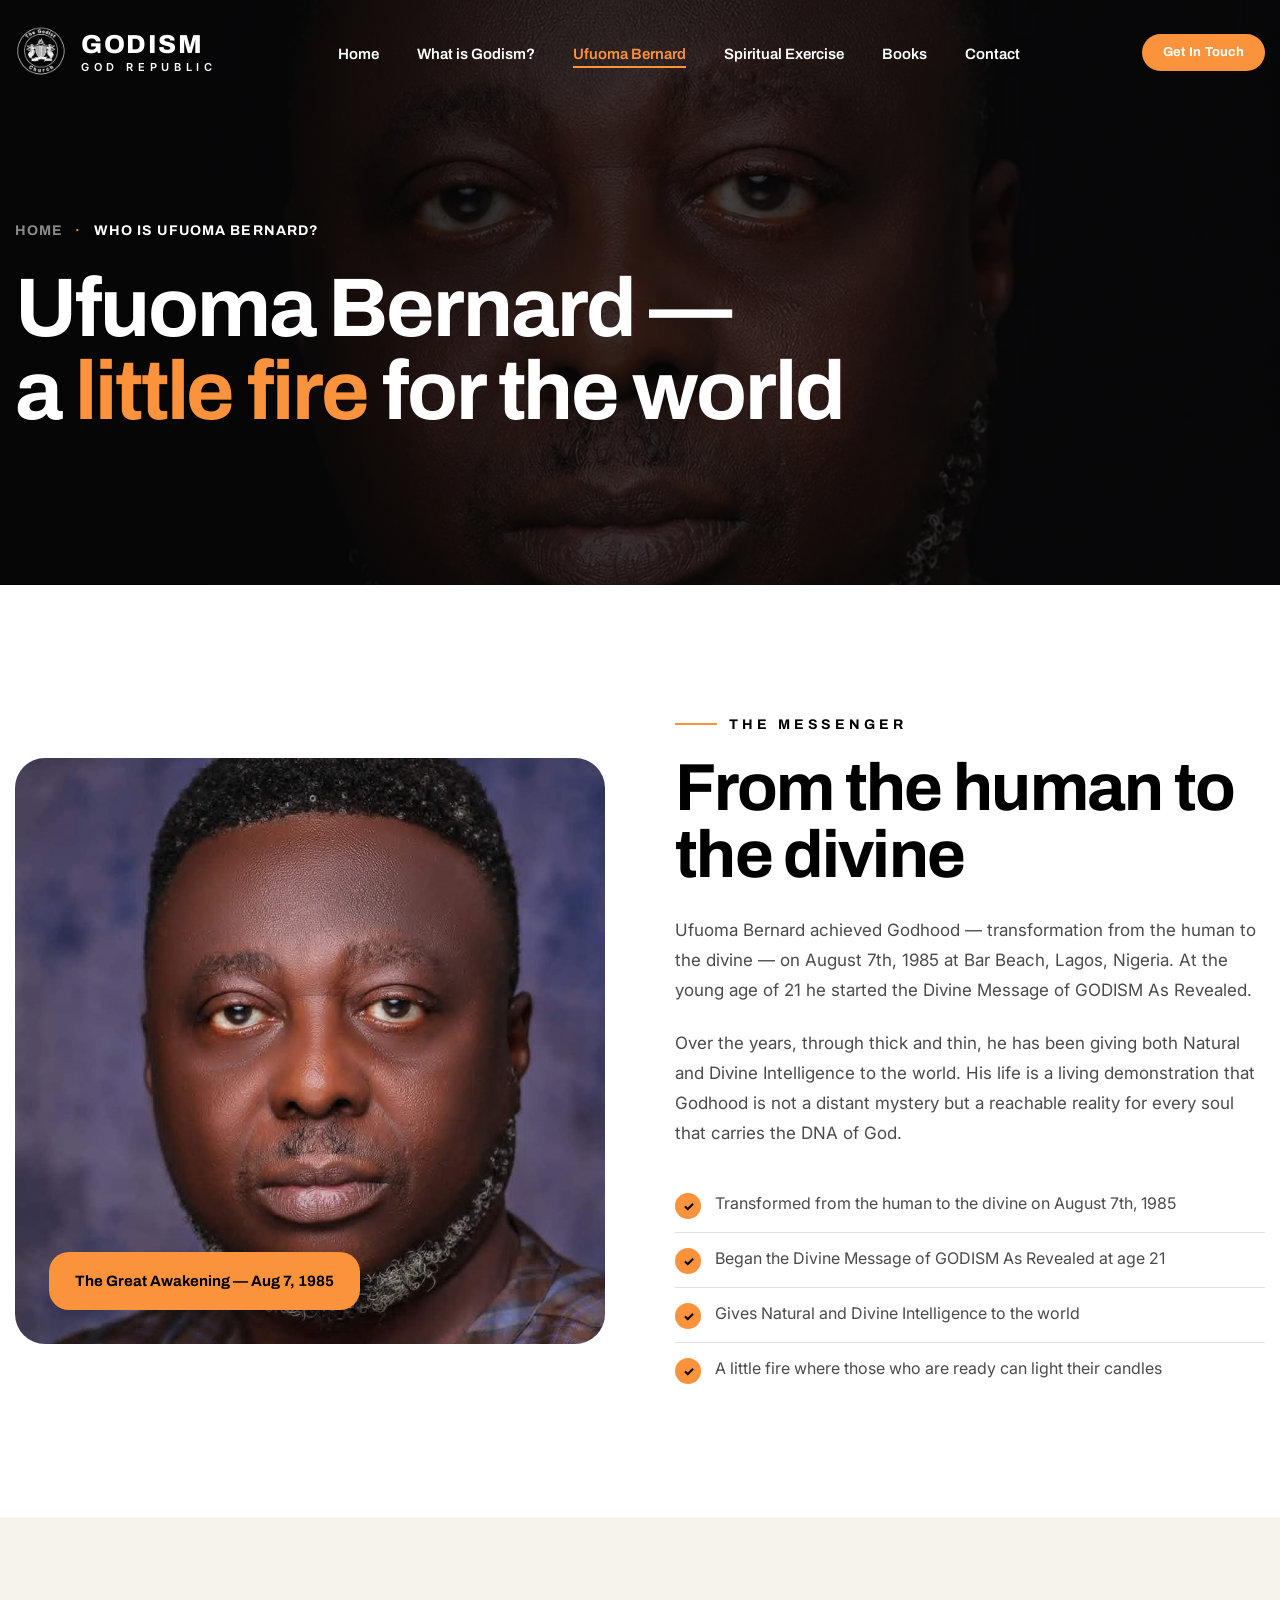
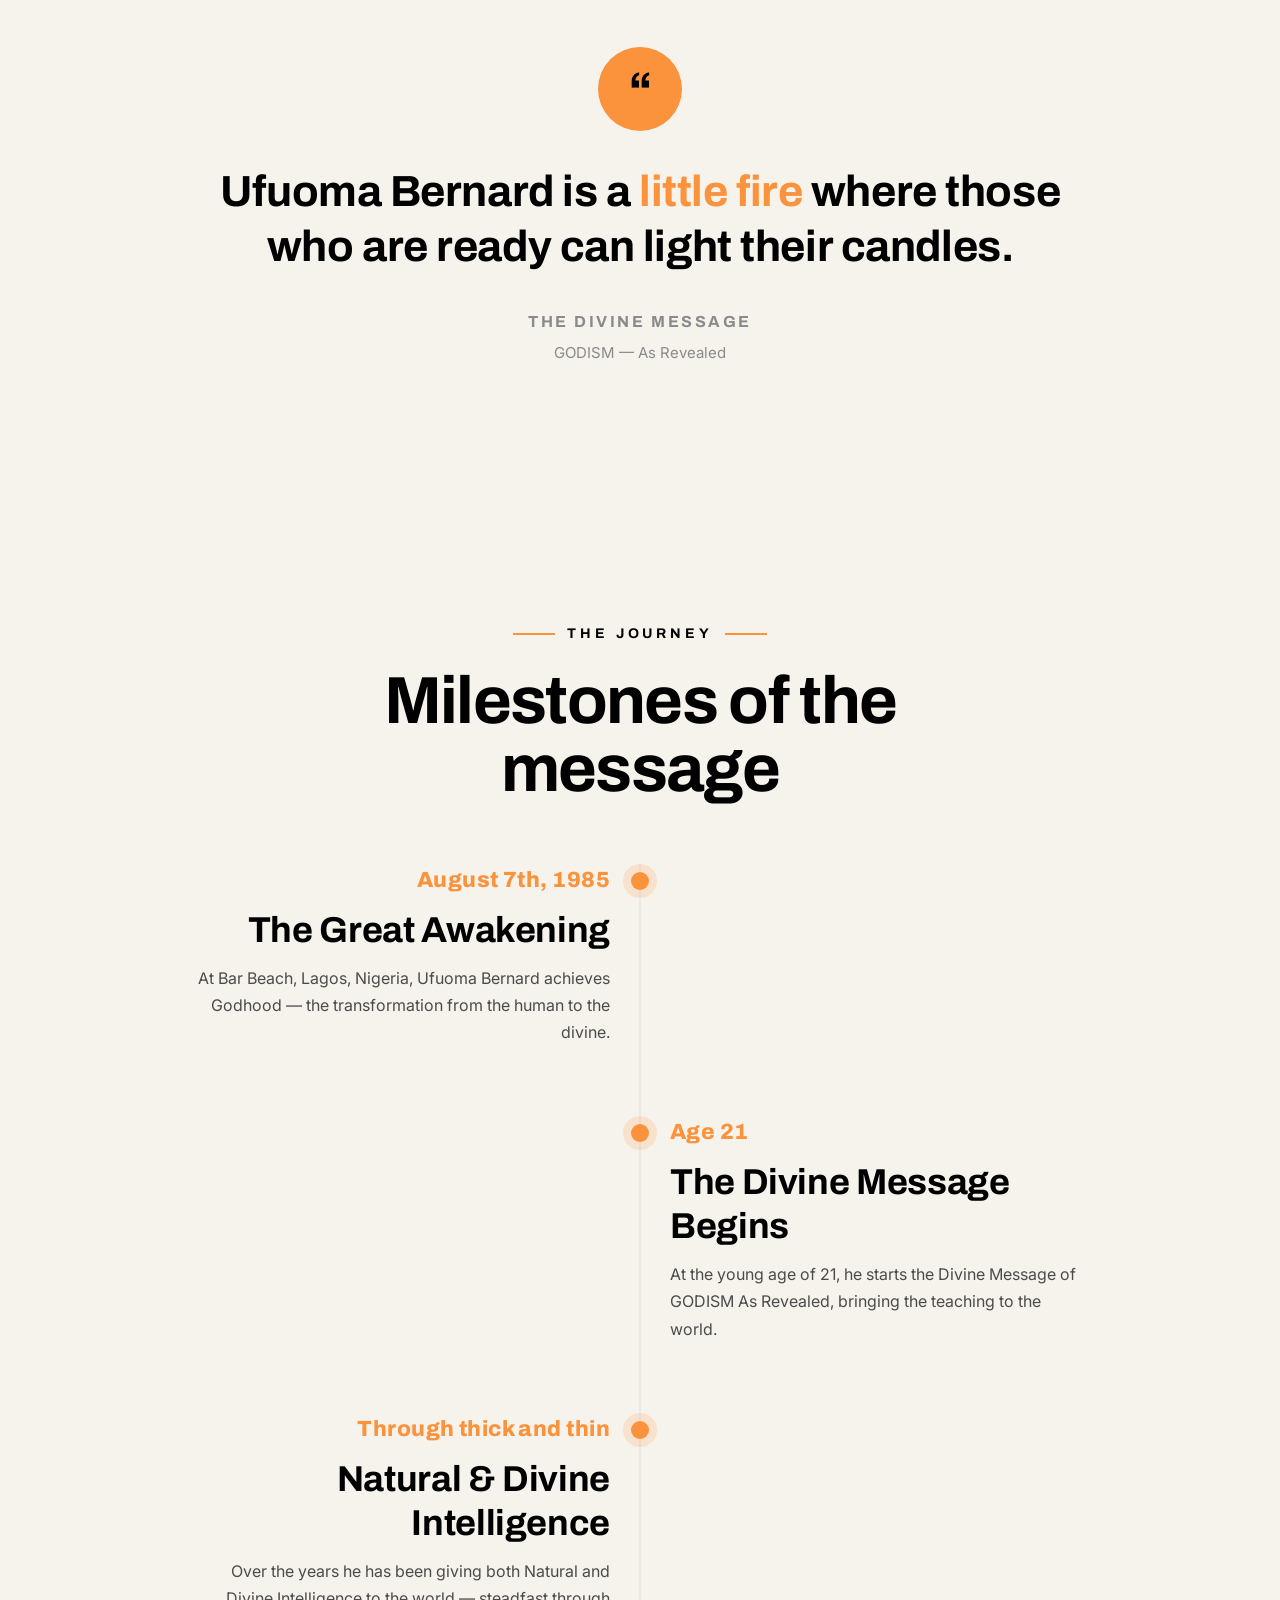
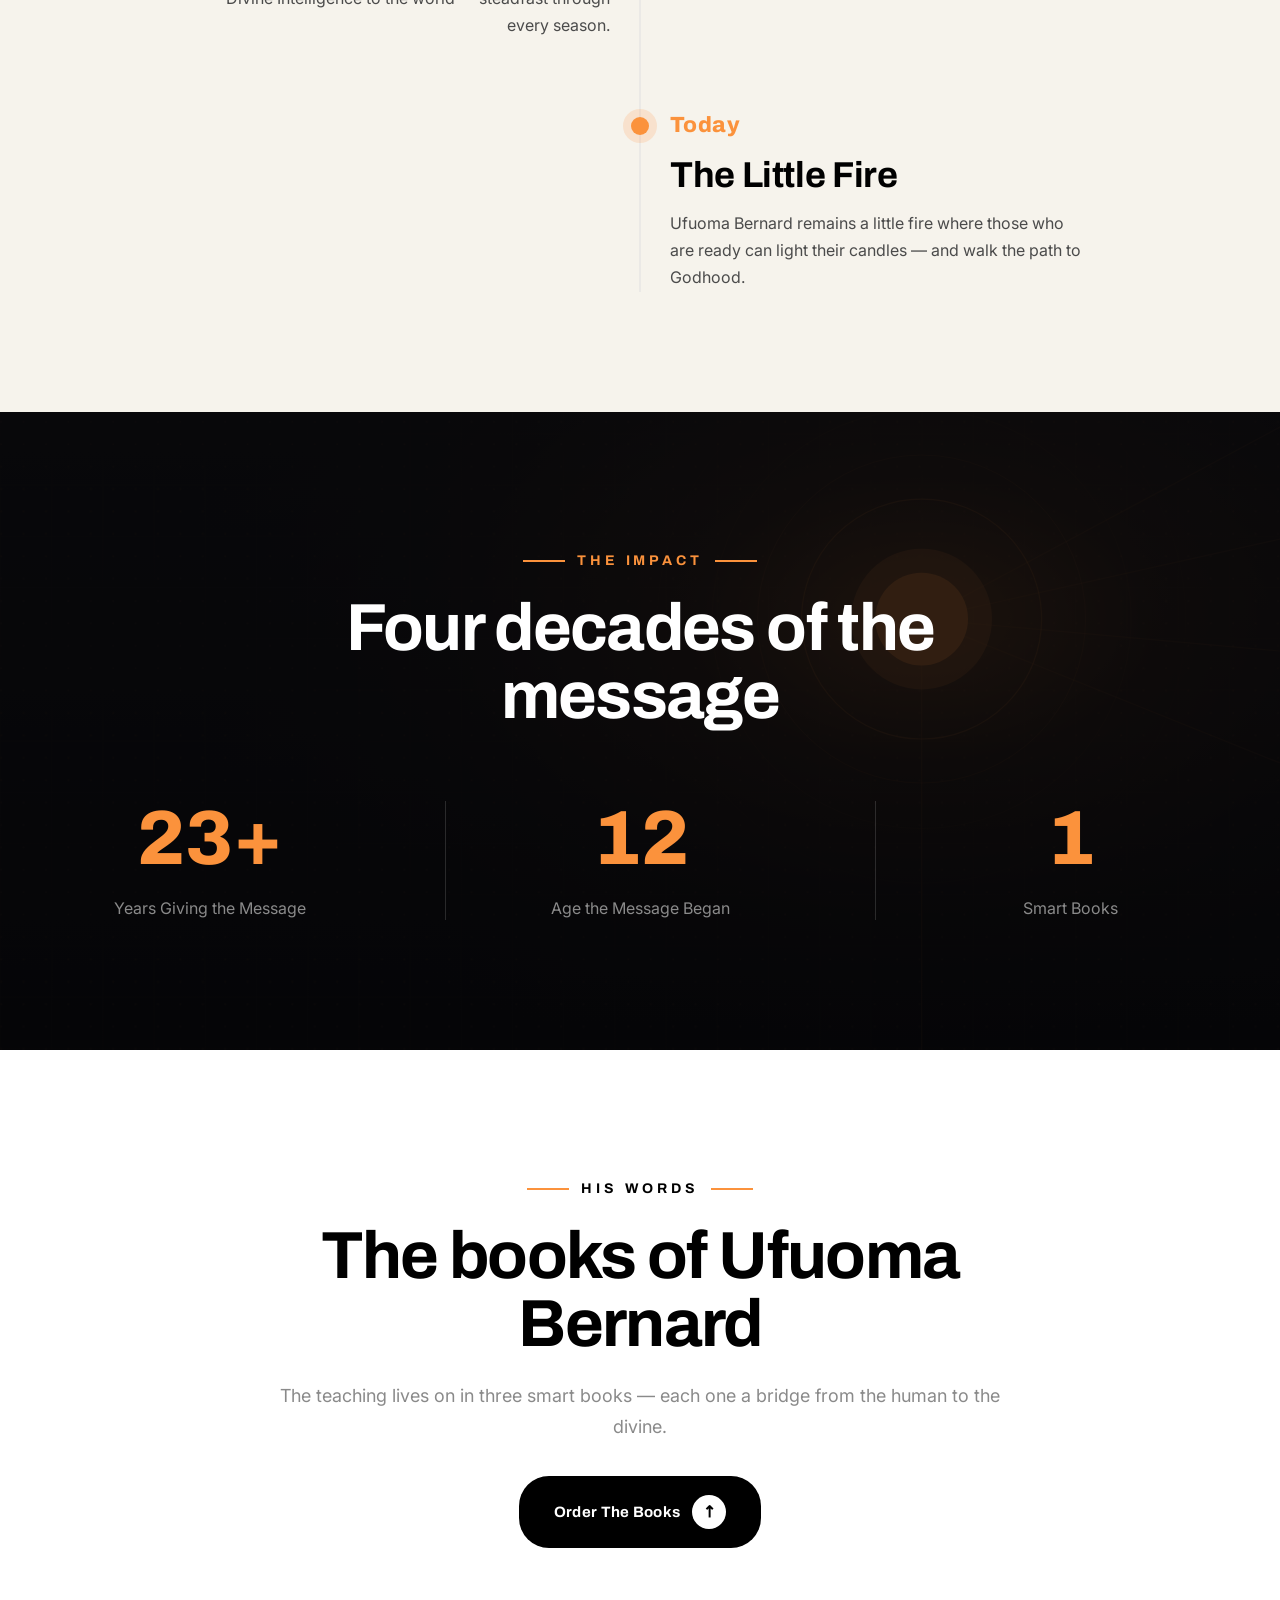
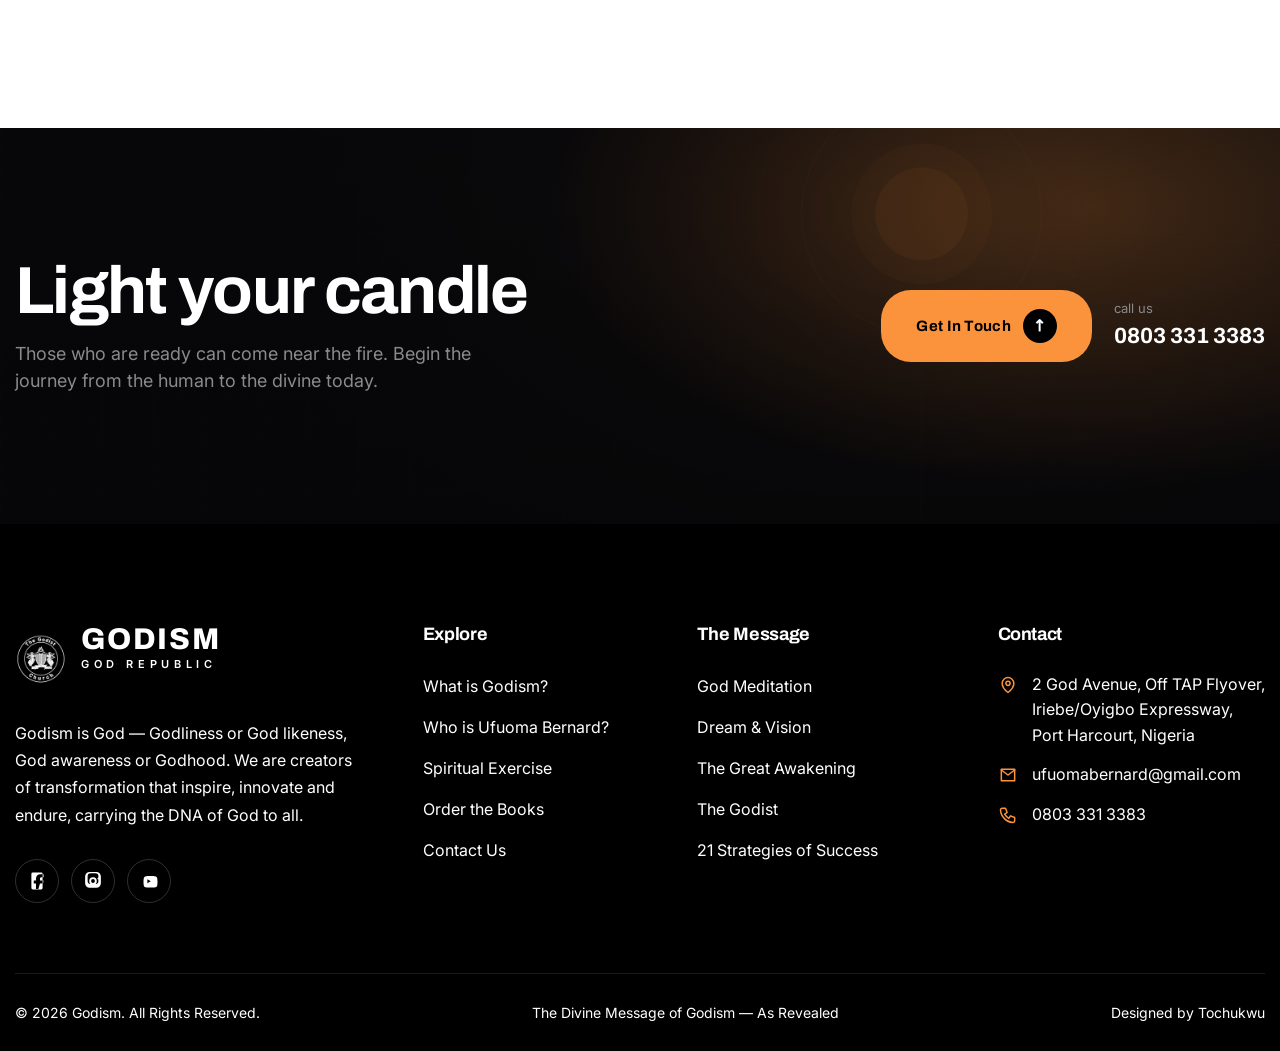
<file: ufuoma-bernard.html>
<!DOCTYPE html>
<html lang="en">
<head>
  <meta charset="UTF-8">
  <meta name="viewport" content="width=device-width, initial-scale=1.0">
  <title>Ufuoma Bernard | The Little Fire of Godism</title>
  <meta name="description" content="Ufuoma Bernard achieved Godhood on August 7th, 1985 at Bar Beach, Lagos, Nigeria — a little fire where those who are ready can light their candles. Discover the Divine Message of Godism.">
  <meta name="robots" content="index, follow">
  <link rel="canonical" href="https://godism.website/ufuoma-bernard.html">

  <!-- Open Graph -->
  <meta property="og:type" content="profile">
  <meta property="og:site_name" content="Godism">
  <meta property="og:title" content="Ufuoma Bernard | The Little Fire of Godism">
  <meta property="og:description" content="Ufuoma Bernard achieved Godhood on August 7th, 1985 at Bar Beach, Lagos, Nigeria — a little fire where those who are ready can light their candles.">
  <meta property="og:url" content="https://godism.website/ufuoma-bernard.html">
  <meta property="og:image" content="https://godism.website/hero.webp">
  <meta property="og:locale" content="en_US">

  <!-- Twitter Card -->
  <meta name="twitter:card" content="summary_large_image">
  <meta name="twitter:title" content="Ufuoma Bernard | The Little Fire of Godism">
  <meta name="twitter:description" content="Ufuoma Bernard achieved Godhood on August 7th, 1985 at Bar Beach, Lagos, Nigeria — a little fire where those who are ready can light their candles.">
  <meta name="twitter:image" content="https://godism.website/hero.webp">

  <meta name="theme-color" content="#0e0e10">
  <link rel="icon" type="image/png" href="assets/img/favicon.png">
  <link rel="apple-touch-icon" href="assets/img/logo.webp">

  <script type="application/ld+json">
  {
    "@context": "https://schema.org",
    "@graph": [
      {
        "@type": "Church",
        "@id": "https://godism.website/#church",
        "name": "Godism",
        "alternateName": "The Godist Church",
        "description": "The Divine Message of GODISM As Revealed. Godism is God — Godliness or God likeness, God awareness or Godhood.",
        "url": "https://godism.website/",
        "logo": "https://godism.website/assets/img/logo.png",
        "image": "https://godism.website/hero.webp",
        "founder": {
          "@type": "Person",
          "name": "Ufuoma Bernard"
        },
        "address": {
          "@type": "PostalAddress",
          "streetAddress": "2 God Avenue, Off TAP Flyover, Iriebe/Oyigbo Expressway",
          "addressLocality": "Port Harcourt",
          "addressRegion": "Rivers State",
          "addressCountry": "NG"
        },
        "telephone": "+2348033313383",
        "email": "ufuomabernard@gmail.com",
        "sameAs": [
          "https://www.youtube.com/@ufuomabernard2267"
        ]
      },
      {
        "@type": "Person",
        "@id": "https://godism.website/#ufuoma-bernard",
        "name": "Ufuoma Bernard",
        "description": "A little fire where those who are ready can light their candles. Achieved Godhood on August 7th, 1985 at Bar Beach, Lagos, Nigeria.",
        "birthDate": "1964"
      },
      {
        "@type": "BreadcrumbList",
        "itemListElement": [
          { "@type": "ListItem", "position": 1, "name": "Home", "item": "https://godism.website/" },
          { "@type": "ListItem", "position": 2, "name": "Ufuoma Bernard", "item": "https://godism.website/ufuoma-bernard.html" }
        ]
      }
    ]
  }
  </script>
  <link rel="preconnect" href="https://fonts.googleapis.com">
  <link rel="preconnect" href="https://fonts.gstatic.com" crossorigin>
  <link href="https://fonts.googleapis.com/css2?family=Archivo:wght@500;600;700;800;900&family=Inter:wght@400;500;600;700&display=swap" rel="stylesheet">
  <link href="https://api.fontshare.com/v2/css?f[]=switzer@300,400,500,600,700&f[]=involve@500,600,700&display=swap" rel="stylesheet">
  <link rel="stylesheet" href="assets/css/style.css">
</head>
<body>

  <!-- ======= Header ======= -->
  <header class="site-header">
    <div class="container header-inner">
      <a href="index.html" class="brand">
        <img class="brand-img" src="assets/img/logo.webp" width="128" height="128" alt="Godism emblem">
        <span class="brand-text">
          <span class="brand-name">GOD<span>ISM</span></span>
          <span class="brand-tagline">God Republic</span>
        </span>
      </a>

      <nav class="main-nav" aria-label="Primary">
        <ul>
          <li><a href="index.html">Home</a></li>
          <li><a href="what-is-godism.html">What is Godism?</a></li>
          <li><a class="is-active" href="ufuoma-bernard.html">Ufuoma Bernard</a></li>
          <li><a href="spiritual-exercise.html">Spiritual Exercise</a></li>
          <li><a href="books.html">Books</a></li>
          <li><a href="contact.html">Contact</a></li>
        </ul>
      </nav>

      <div class="header-actions">
        <a class="btn btn--primary" href="contact.html">get in touch</a>
        <button class="nav-toggle" aria-label="Open menu" aria-expanded="false">
          <span></span><span></span><span></span>
        </button>
      </div>
    </div>
  </header>

  <!-- Mobile nav -->
  <div class="mobile-nav" aria-hidden="true">
    <ul>
      <li><a href="index.html">Home</a></li>
      <li><a href="what-is-godism.html">What is Godism?</a></li>
      <li><a class="is-active" href="ufuoma-bernard.html">Ufuoma Bernard</a></li>
      <li><a href="spiritual-exercise.html">Spiritual Exercise</a></li>
      <li><a href="books.html">Books</a></li>
      <li><a href="contact.html">Contact</a></li>
    </ul>
    <a class="btn btn--primary mobile-nav-cta" href="contact.html">get in touch</a>
  </div>

  <main>
    <!-- ======= Page hero ======= -->
    <section class="page-hero">
      <div class="page-hero-bg" style="background-image:url('hero.webp')"></div>
      <div class="container">
        <div class="breadcrumb">
          <a href="index.html">Home</a>
          <span class="sep">&#183;</span>
          <span class="current">Who is Ufuoma Bernard?</span>
        </div>
        <h1>Ufuoma Bernard —<br>a <em class="acc">little fire</em> for the world</h1>
      </div>
    </section>

    <!-- ======= Biography split ======= -->
    <section class="section">
      <div class="container">
        <div class="split">
          <div class="split-media reveal">
            <img src="hero.jpeg" width="960" height="954" alt="Ufuoma Bernard, a little fire where the ready can light their candles">
            <span class="media-badge">The Great Awakening &mdash; Aug 7, 1985</span>
          </div>
          <div class="split-body reveal reveal-delay-1">
            <span class="section-eyebrow">The messenger</span>
            <h2>From the human to the divine</h2>
            <p>Ufuoma Bernard achieved Godhood — transformation from the human to the divine — on August 7th, 1985 at Bar Beach, Lagos, Nigeria. At the young age of 21 he started the Divine Message of GODISM As Revealed.</p>
            <p>Over the years, through thick and thin, he has been giving both Natural and Divine Intelligence to the world. His life is a living demonstration that Godhood is not a distant mystery but a reachable reality for every soul that carries the DNA of God.</p>
            <ul class="check-list">
              <li><span class="check">&#10003;</span>Transformed from the human to the divine on August 7th, 1985</li>
              <li><span class="check">&#10003;</span>Began the Divine Message of GODISM As Revealed at age 21</li>
              <li><span class="check">&#10003;</span>Gives Natural and Divine Intelligence to the world</li>
              <li><span class="check">&#10003;</span>A little fire where those who are ready can light their candles</li>
            </ul>
          </div>
        </div>
      </div>
    </section>

    <!-- ======= Quote ======= -->
    <section class="quote-section">
      <div class="container">
        <div class="reveal">
          <span class="quote-mark">&ldquo;</span>
          <p class="quote-text">Ufuoma Bernard is a <em>little fire</em> where those who are ready can light their candles.</p>
          <div class="quote-author">The Divine Message <small>GODISM — As Revealed</small></div>
        </div>
      </div>
    </section>

    <!-- ======= Timeline ======= -->
    <section class="section section--light">
      <div class="container">
        <div class="section-head section-head--center reveal">
          <span class="section-eyebrow">The journey</span>
          <h2 class="section-title">Milestones of the message</h2>
        </div>

        <div class="timeline">
          <div class="timeline-item reveal">
            <span class="timeline-dot"></span>
            <div class="tl-content">
              <div class="tl-year">August 7th, 1985</div>
              <h4>The Great Awakening</h4>
              <p>At Bar Beach, Lagos, Nigeria, Ufuoma Bernard achieves Godhood — the transformation from the human to the divine.</p>
            </div>
          </div>

          <div class="timeline-item reveal">
            <span class="timeline-dot"></span>
            <div class="tl-content">
              <div class="tl-year">Age 21</div>
              <h4>The Divine Message Begins</h4>
              <p>At the young age of 21, he starts the Divine Message of GODISM As Revealed, bringing the teaching to the world.</p>
            </div>
          </div>

          <div class="timeline-item reveal">
            <span class="timeline-dot"></span>
            <div class="tl-content">
              <div class="tl-year">Through thick and thin</div>
              <h4>Natural &amp; Divine Intelligence</h4>
              <p>Over the years he has been giving both Natural and Divine Intelligence to the world — steadfast through every season.</p>
            </div>
          </div>

          <div class="timeline-item reveal">
            <span class="timeline-dot"></span>
            <div class="tl-content">
              <div class="tl-year">Today</div>
              <h4>The Little Fire</h4>
              <p>Ufuoma Bernard remains a little fire where those who are ready can light their candles — and walk the path to Godhood.</p>
            </div>
          </div>
        </div>
      </div>
    </section>

    <!-- ======= Stats ======= -->
    <section class="stats-section" style="background-image:url('assets/img/hero-radiance.svg')">
      <div class="container">
        <div class="section-head section-head--center reveal">
          <span class="section-eyebrow">The impact</span>
          <h2 class="section-title">Four decades of the message</h2>
        </div>
        <div class="stats-grid stats-grid--3">
          <div class="stat-item reveal">
            <div class="stat-num"><span class="js-counter" data-target="40">0</span><span>+</span></div>
            <div class="stat-label">Years Giving the Message</div>
          </div>
          <div class="stat-item reveal reveal-delay-1">
            <div class="stat-num"><span class="js-counter" data-target="21">0</span></div>
            <div class="stat-label">Age the Message Began</div>
          </div>
          <div class="stat-item reveal reveal-delay-2">
            <div class="stat-num"><span class="js-counter" data-target="3">0</span></div>
            <div class="stat-label">Smart Books</div>
          </div>
        </div>
      </div>
    </section>

    <!-- ======= Books teaser ======= -->
    <section class="section">
      <div class="container">
        <div class="section-head section-head--center reveal">
          <span class="section-eyebrow">His words</span>
          <h2 class="section-title">The books of Ufuoma Bernard</h2>
          <p class="lead">The teaching lives on in three smart books — each one a bridge from the human to the divine.</p>
          <div style="margin-top:34px">
            <a class="btn btn--dark" href="books.html">order the books <span class="btn-icon"><i class="icon-arrow">&#8599;</i></span></a>
          </div>
        </div>
      </div>
    </section>

    <!-- ======= CTA ======= -->
    <section class="cta" style="background-image:url('assets/img/hero-radiance.svg')">
      <div class="container">
        <div class="reveal">
          <h2>Light your candle</h2>
          <p>Those who are ready can come near the fire. Begin the journey from the human to the divine today.</p>
        </div>
        <div class="cta-actions reveal reveal-delay-1">
          <a class="btn btn--primary" href="contact.html">get in touch <span class="btn-icon"><i class="icon-arrow">&#8599;</i></span></a>
          <a class="cta-phone" href="tel:+2348033313383"><small>call us</small>0803 331 3383</a>
        </div>
      </div>
    </section>
  </main>

  <!-- ======= Footer ======= -->
  <footer class="site-footer">
    <div class="container">
      <div class="footer-grid">
        <div class="footer-brand">
          <a href="index.html" class="brand">
            <img class="brand-img" src="assets/img/logo.webp" width="128" height="128" alt="Godism emblem">
            <span class="brand-text">
              <span class="brand-name">GOD<span>ISM</span></span>
              <span class="brand-tagline">God Republic</span>
            </span>
          </a>
          <p class="footer-about">Godism is God — Godliness or God likeness, God awareness or Godhood. We are creators of transformation that inspire, innovate and endure, carrying the DNA of God to all.</p>
          <div class="footer-social">
            <a href="https://facebook.com" aria-label="Facebook" target="_blank" rel="noopener"><svg viewBox="0 0 320 512"><path d="M279 14H40a40 40 0 0 0-40 40v404a40 40 0 0 0 40 40h239a40 40 0 0 0 40-40V54a40 40 0 0 0-40-40zM189 512h-58V330h-63v-86h63v-39c0-87 41-140 129-140h86v86h-54c-40 0-47 18-47 51v42h100l-13 86h-87z"/></svg></a>
            <a href="https://instagram.com" aria-label="Instagram" target="_blank" rel="noopener"><svg viewBox="0 0 448 512"><path d="M224 202a54 54 0 1 0 0 108 54 54 0 0 0 0-108zm0 162a108 108 0 1 1 0-216 108 108 0 0 1 0 216zm178-176a26 26 0 1 1-52 0 26 26 0 0 1 52 0zM448 320c0 70-57 128-128 128H128C58 448 0 390 0 320V128C0 58 58 0 128 0h192c71 0 128 58 128 128v192zM371 79c-7-16-21-29-37-35-15-6-52-8-109-8s-94 2-109 8c-16 6-30 19-37 35-6 15-8 51-8 109s2 94 8 109c7 16 21 29 37 35 15 6 52 8 109 8s94-2 109-8c16-6 30-19 37-35 6-15 8-51 8-109s-2-94-8-109z"/></svg></a>
            <a href="https://youtube.com" aria-label="YouTube" target="_blank" rel="noopener"><svg viewBox="0 0 576 512"><path d="M549 156c-6-23-24-40-47-46-41-11-166-11-166-11s-125 0-166 11c-23 6-41 23-47 46-11 41-11 127-11 127s0 86 11 127c6 23 24 40 47 46 41 11 166 11 166 11s125 0 166-11c23-6 41-23 47-46 11-41 11-127 11-127s0-86-11-127zM235 326V202l112 62-112 62z"/></svg></a>
          </div>
        </div>

        <div class="footer-col">
          <h5>Explore</h5>
          <ul>
            <li><a href="what-is-godism.html">What is Godism?</a></li>
            <li><a href="ufuoma-bernard.html">Who is Ufuoma Bernard?</a></li>
            <li><a href="spiritual-exercise.html">Spiritual Exercise</a></li>
            <li><a href="books.html">Order the Books</a></li>
            <li><a href="contact.html">Contact Us</a></li>
          </ul>
        </div>

        <div class="footer-col">
          <h5>The Message</h5>
          <ul>
            <li><a href="spiritual-exercise.html">God Meditation</a></li>
            <li><a href="spiritual-exercise.html">Dream &amp; Vision</a></li>
            <li><a href="ufuoma-bernard.html">The Great Awakening</a></li>
            <li><a href="books.html">The Godist</a></li>
            <li><a href="books.html">21 Strategies of Success</a></li>
          </ul>
        </div>

        <div class="footer-col">
          <h5>Contact</h5>
          <ul class="footer-contact">
            <li>
              <svg viewBox="0 0 24 24"><path d="M12 21s-7-5.1-7-11a7 7 0 0 1 14 0c0 5.9-7 11-7 11z"/><circle cx="12" cy="10" r="2.5"/></svg>
              <span>2 God Avenue, Off TAP Flyover, Iriebe/Oyigbo Expressway, Port Harcourt, Nigeria</span>
            </li>
            <li>
              <svg viewBox="0 0 24 24"><path d="M4 5h16v14H4z"/><path d="M4 6l8 6 8-6"/></svg>
              <a href="mailto:ufuomabernard@gmail.com">ufuomabernard@gmail.com</a>
            </li>
            <li>
              <svg viewBox="0 0 24 24"><path d="M5 4h4l2 5-3 2a13 13 0 0 0 5 5l2-3 5 2v4a2 2 0 0 1-2 2A16 16 0 0 1 3 6a2 2 0 0 1 2-2z"/></svg>
              <a href="tel:+2348033313383">0803 331 3383</a>
            </li>
          </ul>
        </div>
      </div>

      <div class="footer-bottom">
        <span>&copy; <span class="js-year"></span> <a href="index.html">Godism</a>. All Rights Reserved.</span>
        <span>The Divine Message of Godism — As Revealed</span>
        <span>Designed by <a href="https://mesigo.site" target="_blank" rel="noopener">Tochukwu</a></span>
      </div>
    </div>
  </footer>

  <script src="assets/js/script.js"></script>
  <script>
    document.querySelectorAll(".js-year").forEach(function (el) { el.textContent = new Date().getFullYear(); });
  </script>
</body>
</html>
</file>
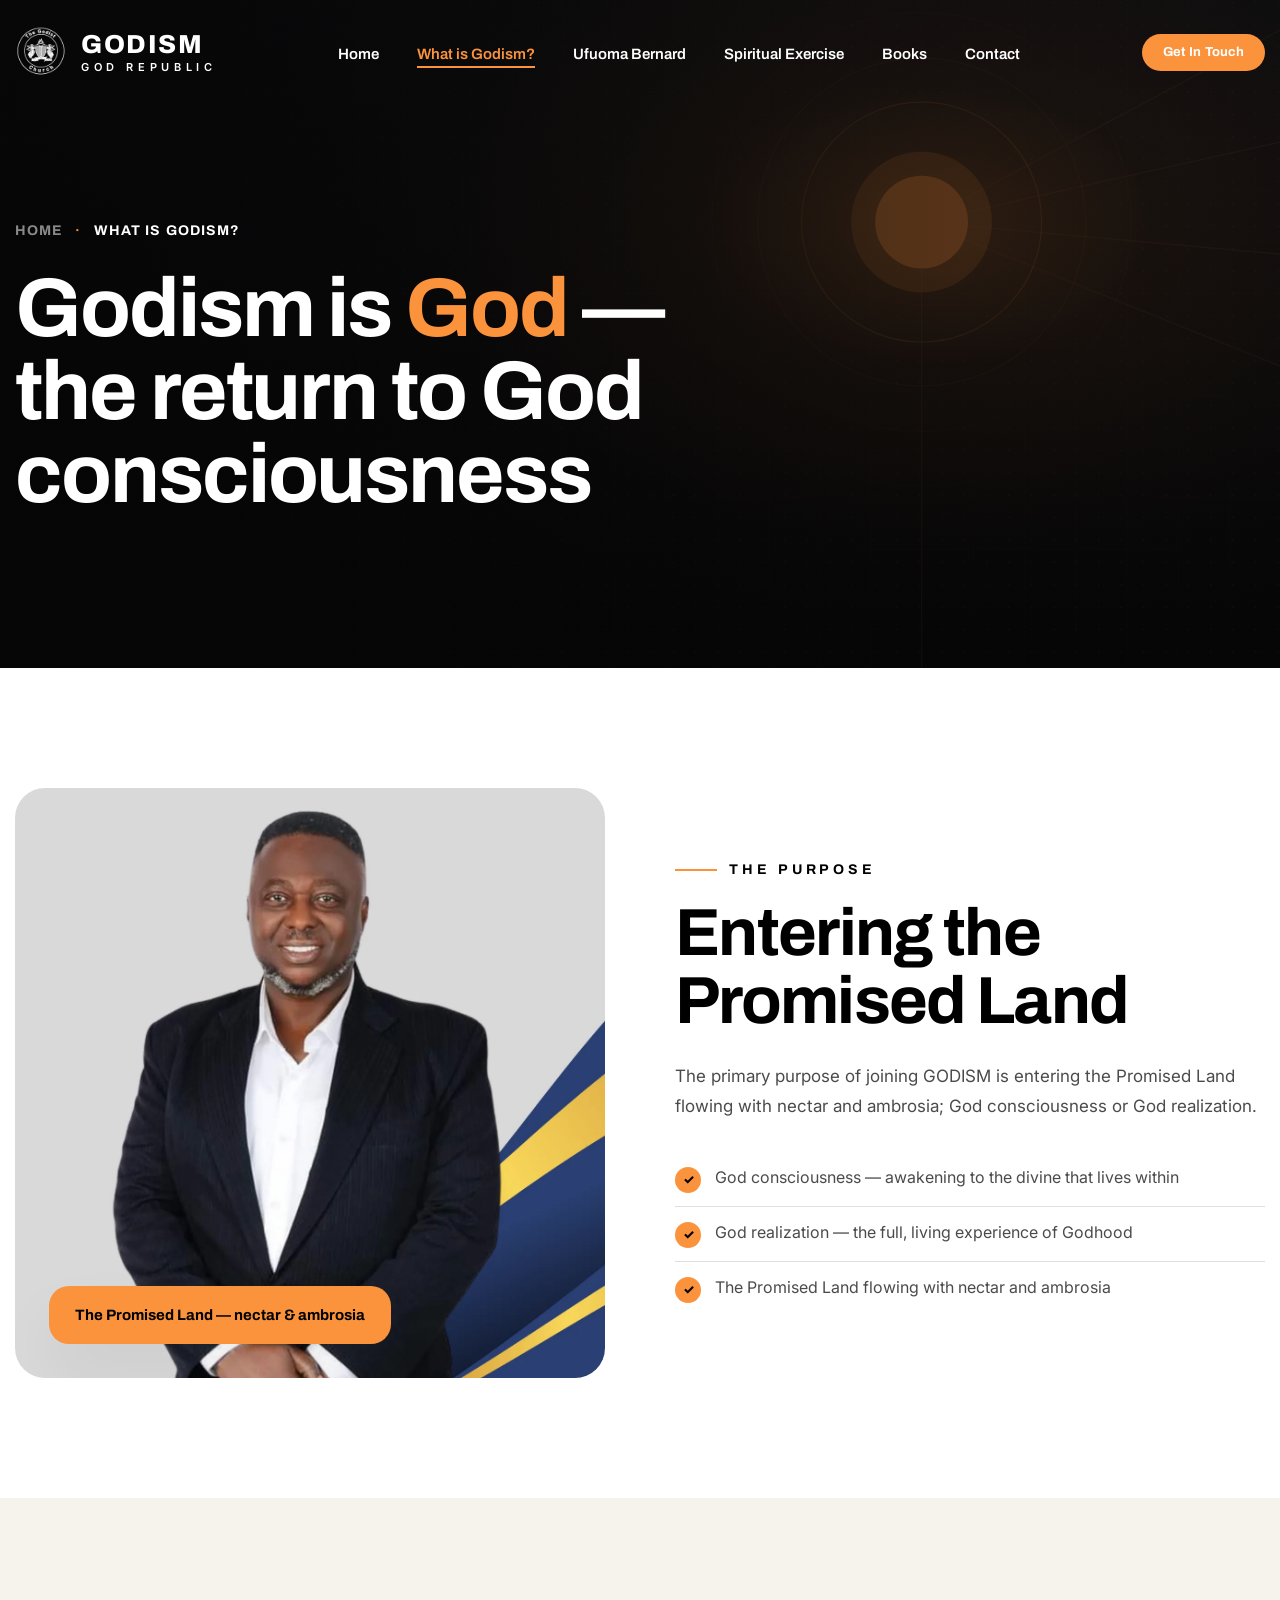
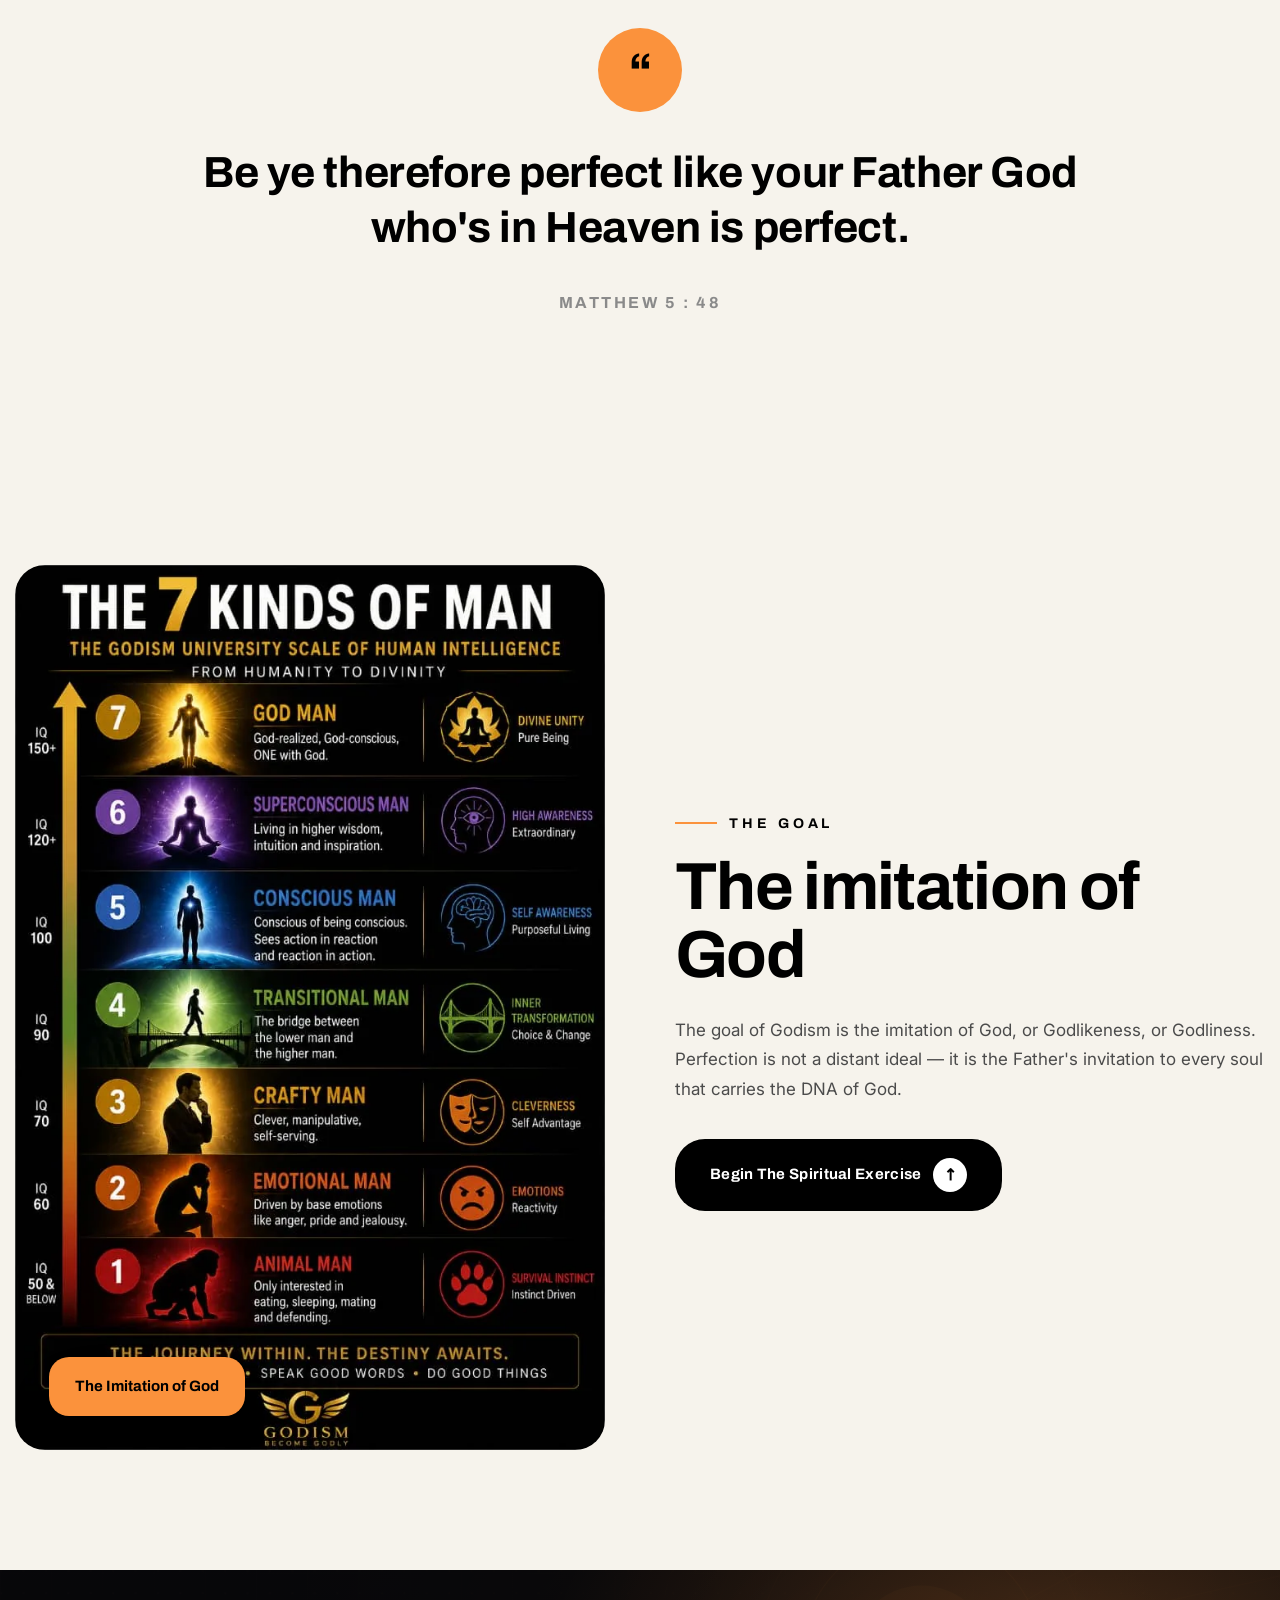
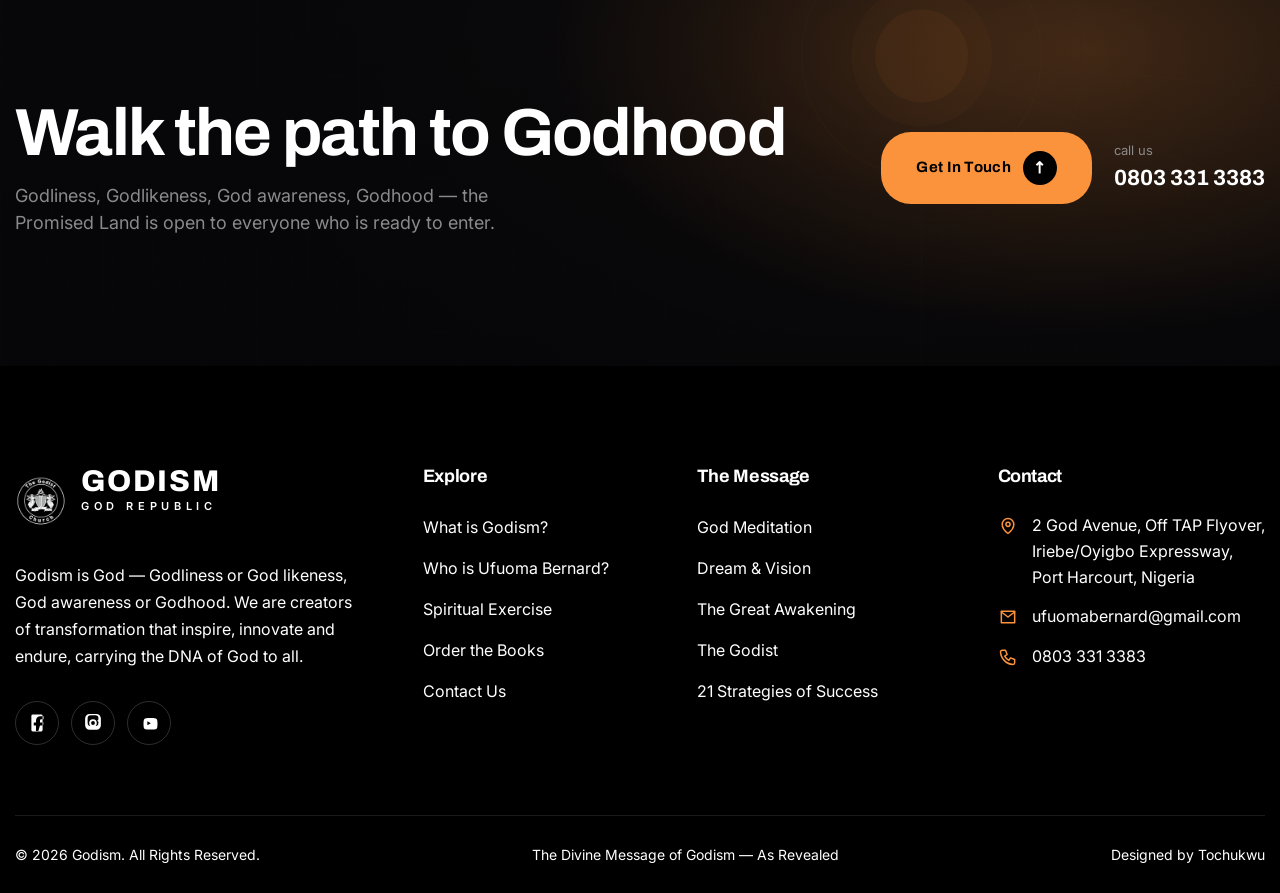
<file: what-is-godism.html>
<!DOCTYPE html>
<html lang="en">
<head>
  <meta charset="UTF-8">
  <meta name="viewport" content="width=device-width, initial-scale=1.0">
  <title>What is Godism? | God Consciousness &amp; God Realization</title>
  <meta name="description" content="The primary purpose of joining Godism is entering the Promised Land flowing with nectar and ambrosia — God consciousness or God realization. The goal is the imitation of God, or Godlikeness, or Godliness.">
  <meta name="robots" content="index, follow">
  <link rel="canonical" href="https://godism.website/what-is-godism.html">

  <!-- Open Graph -->
  <meta property="og:type" content="article">
  <meta property="og:site_name" content="Godism">
  <meta property="og:title" content="What is Godism? | God Consciousness &amp; God Realization">
  <meta property="og:description" content="The primary purpose of joining Godism is entering the Promised Land flowing with nectar and ambrosia — God consciousness or God realization. The goal is the imitation of God or Godlikeness or Godliness.">
  <meta property="og:url" content="https://godism.website/what-is-godism.html">
  <meta property="og:image" content="https://godism.website/hero.webp">
  <meta property="og:locale" content="en_US">

  <!-- Twitter Card -->
  <meta name="twitter:card" content="summary_large_image">
  <meta name="twitter:title" content="What is Godism? | God Consciousness &amp; God Realization">
  <meta name="twitter:description" content="The primary purpose of joining Godism is entering the Promised Land flowing with nectar and ambrosia — God consciousness or God realization.">
  <meta name="twitter:image" content="https://godism.website/hero.webp">

  <meta name="theme-color" content="#0e0e10">
  <link rel="icon" type="image/png" href="assets/img/favicon.png">
  <link rel="apple-touch-icon" href="assets/img/logo.webp">

  <script type="application/ld+json">
  {
    "@context": "https://schema.org",
    "@graph": [
      {
        "@type": "Church",
        "@id": "https://godism.website/#church",
        "name": "Godism",
        "alternateName": "The Godist Church",
        "description": "The Divine Message of GODISM As Revealed. Godism is God — Godliness or God likeness, God awareness or Godhood.",
        "url": "https://godism.website/",
        "logo": "https://godism.website/assets/img/logo.png",
        "image": "https://godism.website/hero.webp",
        "founder": {
          "@type": "Person",
          "name": "Ufuoma Bernard"
        },
        "address": {
          "@type": "PostalAddress",
          "streetAddress": "2 God Avenue, Off TAP Flyover, Iriebe/Oyigbo Expressway",
          "addressLocality": "Port Harcourt",
          "addressRegion": "Rivers State",
          "addressCountry": "NG"
        },
        "telephone": "+2348033313383",
        "email": "ufuomabernard@gmail.com",
        "sameAs": [
          "https://www.youtube.com/@ufuomabernard2267"
        ]
      },
      {
        "@type": "BreadcrumbList",
        "itemListElement": [
          { "@type": "ListItem", "position": 1, "name": "Home", "item": "https://godism.website/" },
          { "@type": "ListItem", "position": 2, "name": "What is Godism?", "item": "https://godism.website/what-is-godism.html" }
        ]
      }
    ]
  }
  </script>
  <link rel="preconnect" href="https://fonts.googleapis.com">
  <link rel="preconnect" href="https://fonts.gstatic.com" crossorigin>
  <link href="https://fonts.googleapis.com/css2?family=Archivo:wght@500;600;700;800;900&family=Inter:wght@400;500;600;700&display=swap" rel="stylesheet">
  <link href="https://api.fontshare.com/v2/css?f[]=switzer@300,400,500,600,700&f[]=involve@500,600,700&display=swap" rel="stylesheet">
  <link rel="stylesheet" href="assets/css/style.css">
</head>
<body>

  <!-- ======= Header ======= -->
  <header class="site-header">
    <div class="container header-inner">
      <a href="index.html" class="brand">
        <img class="brand-img" src="assets/img/logo.webp" width="128" height="128" alt="Godism emblem">
        <span class="brand-text">
          <span class="brand-name">GOD<span>ISM</span></span>
          <span class="brand-tagline">God Republic</span>
        </span>
      </a>

      <nav class="main-nav" aria-label="Primary">
        <ul>
          <li><a href="index.html">Home</a></li>
          <li><a class="is-active" href="what-is-godism.html">What is Godism?</a></li>
          <li><a href="ufuoma-bernard.html">Ufuoma Bernard</a></li>
          <li><a href="spiritual-exercise.html">Spiritual Exercise</a></li>
          <li><a href="books.html">Books</a></li>
          <li><a href="contact.html">Contact</a></li>
        </ul>
      </nav>

      <div class="header-actions">
        <a class="btn btn--primary" href="contact.html">get in touch</a>
        <button class="nav-toggle" aria-label="Open menu" aria-expanded="false">
          <span></span><span></span><span></span>
        </button>
      </div>
    </div>
  </header>

  <!-- Mobile nav -->
  <div class="mobile-nav" aria-hidden="true">
    <ul>
      <li><a href="index.html">Home</a></li>
      <li><a class="is-active" href="what-is-godism.html">What is Godism?</a></li>
      <li><a href="ufuoma-bernard.html">Ufuoma Bernard</a></li>
      <li><a href="spiritual-exercise.html">Spiritual Exercise</a></li>
      <li><a href="books.html">Books</a></li>
      <li><a href="contact.html">Contact</a></li>
    </ul>
    <a class="btn btn--primary mobile-nav-cta" href="contact.html">get in touch</a>
  </div>

  <main>
    <!-- ======= Page hero ======= -->
    <section class="page-hero">
      <div class="page-hero-bg" style="background-image:url('assets/img/hero-radiance.svg')"></div>
      <div class="container">
        <div class="breadcrumb">
          <a href="index.html">Home</a>
          <span class="sep">&#183;</span>
          <span class="current">What is Godism?</span>
        </div>
        <h1>Godism is <em class="acc">God</em> —<br>the return to God consciousness</h1>
      </div>
    </section>

    <!-- ======= Purpose split ======= -->
    <section class="section">
      <div class="container">
        <div class="split">
          <div class="split-media reveal">
            <img src="ufuoma.webp" width="1280" height="1280" alt="God meditation — the path to God consciousness">
            <span class="media-badge">The Promised Land &mdash; nectar &amp; ambrosia</span>
          </div>
          <div class="split-body reveal reveal-delay-1">
            <span class="section-eyebrow">The purpose</span>
            <h2>Entering the Promised Land</h2>
            <p>The primary purpose of joining GODISM is entering the Promised Land flowing with nectar and ambrosia; God consciousness or God realization.</p>
            <ul class="check-list">
              <li><span class="check">&#10003;</span>God consciousness &mdash; awakening to the divine that lives within</li>
              <li><span class="check">&#10003;</span>God realization &mdash; the full, living experience of Godhood</li>
              <li><span class="check">&#10003;</span>The Promised Land flowing with nectar and ambrosia</li>
            </ul>
          </div>
        </div>
      </div>
    </section>

    <!-- ======= Scripture quote ======= -->
    <section class="quote-section">
      <div class="container">
        <div class="reveal">
          <span class="quote-mark">&ldquo;</span>
          <p class="quote-text">Be ye therefore perfect like your Father God who's in Heaven is perfect.</p>
          <div class="quote-author">Matthew 5 : 48</div>
        </div>
      </div>
    </section>

    <!-- ======= Goal ======= -->
    <section class="section section--light">
      <div class="container">
        <div class="split">
          <div class="split-media reveal">
            <img src="7a.webp" width="720" height="1080" loading="lazy" alt="The imitation of God — the goal of Godism">
            <span class="media-badge">The Imitation of God</span>
          </div>
          <div class="split-body reveal reveal-delay-1">
            <span class="section-eyebrow">The goal</span>
            <h2>The imitation of God</h2>
            <p>The goal of Godism is the imitation of God, or Godlikeness, or Godliness. Perfection is not a distant ideal — it is the Father's invitation to every soul that carries the DNA of God.</p>
            <div style="margin-top:34px">
              <a class="btn btn--dark" href="spiritual-exercise.html">begin the spiritual exercise <span class="btn-icon"><i class="icon-arrow">&#8599;</i></span></a>
            </div>
          </div>
        </div>
      </div>
    </section>

    <!-- ======= CTA ======= -->
    <section class="cta" style="background-image:url('assets/img/hero-radiance.svg')">
      <div class="container">
        <div class="reveal">
          <h2>Walk the path to Godhood</h2>
          <p>Godliness, Godlikeness, God awareness, Godhood — the Promised Land is open to everyone who is ready to enter.</p>
        </div>
        <div class="cta-actions reveal reveal-delay-1">
          <a class="btn btn--primary" href="contact.html">get in touch <span class="btn-icon"><i class="icon-arrow">&#8599;</i></span></a>
          <a class="cta-phone" href="tel:+2348033313383"><small>call us</small>0803 331 3383</a>
        </div>
      </div>
    </section>
  </main>

  <!-- ======= Footer ======= -->
  <footer class="site-footer">
    <div class="container">
      <div class="footer-grid">
        <div class="footer-brand">
          <a href="index.html" class="brand">
            <img class="brand-img" src="assets/img/logo.webp" width="128" height="128" alt="Godism emblem">
            <span class="brand-text">
              <span class="brand-name">GOD<span>ISM</span></span>
              <span class="brand-tagline">God Republic</span>
            </span>
          </a>
          <p class="footer-about">Godism is God — Godliness or God likeness, God awareness or Godhood. We are creators of transformation that inspire, innovate and endure, carrying the DNA of God to all.</p>
          <div class="footer-social">
            <a href="https://facebook.com" aria-label="Facebook" target="_blank" rel="noopener"><svg viewBox="0 0 320 512"><path d="M279 14H40a40 40 0 0 0-40 40v404a40 40 0 0 0 40 40h239a40 40 0 0 0 40-40V54a40 40 0 0 0-40-40zM189 512h-58V330h-63v-86h63v-39c0-87 41-140 129-140h86v86h-54c-40 0-47 18-47 51v42h100l-13 86h-87z"/></svg></a>
            <a href="https://instagram.com" aria-label="Instagram" target="_blank" rel="noopener"><svg viewBox="0 0 448 512"><path d="M224 202a54 54 0 1 0 0 108 54 54 0 0 0 0-108zm0 162a108 108 0 1 1 0-216 108 108 0 0 1 0 216zm178-176a26 26 0 1 1-52 0 26 26 0 0 1 52 0zM448 320c0 70-57 128-128 128H128C58 448 0 390 0 320V128C0 58 58 0 128 0h192c71 0 128 58 128 128v192zM371 79c-7-16-21-29-37-35-15-6-52-8-109-8s-94 2-109 8c-16 6-30 19-37 35-6 15-8 51-8 109s2 94 8 109c7 16 21 29 37 35 15 6 52 8 109 8s94-2 109-8c16-6 30-19 37-35 6-15 8-51 8-109s-2-94-8-109z"/></svg></a>
            <a href="https://youtube.com" aria-label="YouTube" target="_blank" rel="noopener"><svg viewBox="0 0 576 512"><path d="M549 156c-6-23-24-40-47-46-41-11-166-11-166-11s-125 0-166 11c-23 6-41 23-47 46-11 41-11 127-11 127s0 86 11 127c6 23 24 40 47 46 41 11 166 11 166 11s125 0 166-11c23-6 41-23 47-46 11-41 11-127 11-127s0-86-11-127zM235 326V202l112 62-112 62z"/></svg></a>
          </div>
        </div>

        <div class="footer-col">
          <h5>Explore</h5>
          <ul>
            <li><a href="what-is-godism.html">What is Godism?</a></li>
            <li><a href="ufuoma-bernard.html">Who is Ufuoma Bernard?</a></li>
            <li><a href="spiritual-exercise.html">Spiritual Exercise</a></li>
            <li><a href="books.html">Order the Books</a></li>
            <li><a href="contact.html">Contact Us</a></li>
          </ul>
        </div>

        <div class="footer-col">
          <h5>The Message</h5>
          <ul>
            <li><a href="spiritual-exercise.html">God Meditation</a></li>
            <li><a href="spiritual-exercise.html">Dream &amp; Vision</a></li>
            <li><a href="ufuoma-bernard.html">The Great Awakening</a></li>
            <li><a href="books.html">The Godist</a></li>
            <li><a href="books.html">21 Strategies of Success</a></li>
          </ul>
        </div>

        <div class="footer-col">
          <h5>Contact</h5>
          <ul class="footer-contact">
            <li>
              <svg viewBox="0 0 24 24"><path d="M12 21s-7-5.1-7-11a7 7 0 0 1 14 0c0 5.9-7 11-7 11z"/><circle cx="12" cy="10" r="2.5"/></svg>
              <span>2 God Avenue, Off TAP Flyover, Iriebe/Oyigbo Expressway, Port Harcourt, Nigeria</span>
            </li>
            <li>
              <svg viewBox="0 0 24 24"><path d="M4 5h16v14H4z"/><path d="M4 6l8 6 8-6"/></svg>
              <a href="mailto:ufuomabernard@gmail.com">ufuomabernard@gmail.com</a>
            </li>
            <li>
              <svg viewBox="0 0 24 24"><path d="M5 4h4l2 5-3 2a13 13 0 0 0 5 5l2-3 5 2v4a2 2 0 0 1-2 2A16 16 0 0 1 3 6a2 2 0 0 1 2-2z"/></svg>
              <a href="tel:+2348033313383">0803 331 3383</a>
            </li>
          </ul>
        </div>
      </div>

      <div class="footer-bottom">
        <span>&copy; <span class="js-year"></span> <a href="index.html">Godism</a>. All Rights Reserved.</span>
        <span>The Divine Message of Godism — As Revealed</span>
        <span>Designed by <a href="https://mesigo.site" target="_blank" rel="noopener">Tochukwu</a></span>
      </div>
    </div>
  </footer>

  <script src="assets/js/script.js"></script>
  <script>
    document.querySelectorAll(".js-year").forEach(function (el) { el.textContent = new Date().getFullYear(); });
  </script>
</body>
</html>
</file>
<file: assets/css/style.css>
/* ============================================================
   GODISM CHURCH — Style
   Design system modelled on the Spaciaz theme (gosgroupinc.com)
   ============================================================ */

/* ---------- Design tokens ---------- */
:root {
  --primary: #FB923C;
  --primary-hover: #F97316;
  --text: #4B4B4B;
  --text-light: #8A8A8A;
  --border: #E0E0E0;
  --accent: #000000;
  --background: #FFFFFF;
  --background-light: #F6F3EC;
  --white: #ffffff;
  --dark: #000000;
  --dark-2: #0e0e10;
  --container: 1320px;
  --gutter: 30px;
  --radius: 30px;
  --font-heading: "Involve", "Archivo", "Arial Narrow", sans-serif;
  --font-body: "Switzer", "Inter", system-ui, sans-serif;
  --shadow-soft: 0 30px 60px rgba(0, 0, 0, 0.06);
  --transition: 0.3s ease;
}

/* ---------- Reset ---------- */
*,
*::before,
*::after {
  box-sizing: border-box;
}

html {
  -webkit-text-size-adjust: 100%;
  scroll-behavior: smooth;
}

body {
  margin: 0;
  font-family: var(--font-body);
  font-size: 18px;
  line-height: 1.5;
  color: var(--text);
  background-color: var(--background);
  overflow-x: hidden;
  -webkit-font-smoothing: antialiased;
  text-rendering: optimizeLegibility;
}

img {
  max-width: 100%;
  height: auto;
  display: block;
}

a {
  color: var(--accent);
  text-decoration: none;
  transition: color var(--transition);
}

a:hover {
  color: var(--primary);
}

ul,
ol {
  margin: 0;
  padding: 0;
  list-style: none;
}

h1, h2, h3, h4, h5, h6 {
  font-family: var(--font-heading);
  font-weight: 700;
  color: var(--accent);
  margin: 0 0 0.5em;
  line-height: 1.05;
  letter-spacing: -0.02em;
}

h1 { font-size: clamp(56px, 6.5vmax, 92px); line-height: 1; letter-spacing: -0.025em; }
h2 { font-size: clamp(42px, 5.2vmax, 68px); line-height: 1.02; letter-spacing: -0.025em; }
h3 { font-size: clamp(34px, 4.6vmax, 50px); line-height: 1.05; letter-spacing: -0.015em; }
h4 { font-size: clamp(28px, 3.6vmax, 36px); line-height: 1.22; letter-spacing: -0.01em; }
h5 { font-size: 26px; line-height: 1.2; }
h6 { font-size: 20px; line-height: 1.4; }

p {
  margin: 0 0 1.4em;
}

em.acc {
  font-style: normal;
  color: var(--primary);
}

/* ---------- Layout helpers ---------- */
.container {
  max-width: var(--container);
  margin-left: auto;
  margin-right: auto;
  padding-left: calc(var(--gutter) / 2);
  padding-right: calc(var(--gutter) / 2);
}

.section {
  padding: 120px 0;
}

.section--light {
  background-color: var(--background-light);
}

.section--dark {
  background-color: var(--dark);
  color: var(--text-light);
}

.section--dark h2,
.section--dark h3,
.section--dark h4 {
  color: var(--white);
}

.section--dark .section-title p {
  color: var(--text-light);
}

/* ---------- Section heading ---------- */
.section-head {
  margin-bottom: 60px;
}

.section-head--center {
  text-align: center;
  max-width: 760px;
  margin-left: auto;
  margin-right: auto;
}

.section-eyebrow {
  display: inline-flex;
  align-items: center;
  gap: 12px;
  font-family: var(--font-heading);
  font-size: 14px;
  font-weight: 700;
  letter-spacing: 0.28em;
  text-transform: uppercase;
  color: var(--accent);
  margin-bottom: 24px;
}

.section-eyebrow::before {
  content: "";
  width: 42px;
  height: 2px;
  background-color: var(--primary);
  display: inline-block;
}

.section-head--center .section-eyebrow::after {
  content: "";
  width: 42px;
  height: 2px;
  background-color: var(--primary);
  display: inline-block;
}

.section--dark .section-eyebrow {
  color: var(--primary);
}

.section-title {
  margin-bottom: 0;
}

.section-title p {
  font-family: var(--font-body);
  font-size: 18px;
  line-height: 1.6;
  color: var(--text);
  margin: 22px 0 0;
}

.section--dark .section-title p {
  color: var(--text-light);
}

.section-head .lead {
  margin-top: 22px;
  font-size: 18px;
  line-height: 1.7;
  color: var(--text-light);
}

/* ---------- Buttons ---------- */
.btn {
  display: inline-flex;
  align-items: center;
  justify-content: center;
  gap: 12px;
  font-family: var(--font-heading);
  font-size: 15px;
  font-weight: 700;
  line-height: 1;
  text-transform: capitalize;
  letter-spacing: 0.02em;
  border-radius: 30px;
  padding: 18px 34px;
  border: 1px solid transparent;
  cursor: pointer;
  transition: all var(--transition);
  white-space: nowrap;
}

.btn--primary {
  background-color: var(--primary);
  color: var(--accent);
}

.btn--primary:hover {
  background-color: var(--accent);
  color: var(--white);
  transform: translateY(-2px);
}

.btn--outline {
  background-color: transparent;
  border-color: rgba(255, 255, 255, 0.4);
  color: var(--white);
}

.btn--outline:hover {
  background-color: var(--primary);
  border-color: var(--primary);
  color: var(--accent);
}

.btn--dark {
  background-color: var(--accent);
  color: var(--white);
}

.btn--dark:hover {
  background-color: var(--primary);
  color: var(--accent);
}

.btn .btn-icon {
  width: 34px;
  height: 34px;
  border-radius: 50%;
  background-color: var(--white);
  color: var(--accent);
  display: inline-flex;
  align-items: center;
  justify-content: center;
  font-size: 14px;
  flex: none;
  transition: all var(--transition);
}

.btn--primary .btn-icon {
  background-color: var(--accent);
  color: var(--white);
}

.btn--primary:hover .btn-icon {
  background-color: var(--white);
  color: var(--accent);
}

.btn--outline .btn-icon {
  background-color: var(--primary);
  color: var(--accent);
}

.btn--outline:hover .btn-icon {
  background-color: var(--white);
}

.icon-arrow {
  display: inline-block;
  transform: rotate(-45deg);
  font-style: normal;
  font-size: 16px;
}

/* Text link with arrow (e.g. "Our Solutions") */
.link-arrow {
  display: inline-flex;
  align-items: center;
  gap: 12px;
  font-family: var(--font-heading);
  font-size: 15px;
  font-weight: 700;
  color: var(--accent);
  position: relative;
  padding-bottom: 4px;
}

.link-arrow::after {
  content: "";
  position: absolute;
  left: 0;
  bottom: 0;
  width: 0;
  height: 2px;
  background-color: var(--primary);
  transition: width 0.35s ease;
}

.link-arrow:hover {
  color: var(--accent);
}

.link-arrow:hover::after {
  width: 100%;
}

.link-arrow .icon-arrow {
  width: 46px;
  height: 46px;
  border-radius: 50%;
  background-color: var(--primary);
  display: inline-flex;
  align-items: center;
  justify-content: center;
  transform: none;
  transition: all var(--transition);
}

.link-arrow:hover .icon-arrow {
  background-color: var(--accent);
  color: var(--white);
}

/* ============================================================
   Header
   ============================================================ */
.site-header {
  position: absolute;
  top: 0;
  left: 0;
  width: 100%;
  z-index: 999;
  padding: 26px 0;
  transition: all 0.4s ease;
}

.site-header.is-sticky {
  position: fixed;
  background-color: rgba(10, 10, 12, 0.92);
  -webkit-backdrop-filter: blur(14px);
  backdrop-filter: blur(14px);
  border-bottom: 1px solid rgba(251, 146, 60, 0.18);
  padding: 14px 0;
}

.header-inner {
  display: flex;
  align-items: center;
  justify-content: space-between;
  gap: 30px;
}

.brand {
  display: inline-flex;
  align-items: center;
  gap: 14px;
  flex: none;
}

.brand-img {
  width: 52px;
  height: 52px;
}

.brand-text {
  display: flex;
  flex-direction: column;
  line-height: 1;
}

.brand-name {
  font-family: var(--font-heading);
  font-size: 26px;
  font-weight: 800;
  letter-spacing: 0.06em;
  color: var(--white);
}

.brand-name span {
  color: var(--white);
}

.brand-tagline {
  font-size: 11px;
  font-weight: 600;
  letter-spacing: 0.42em;
  text-transform: uppercase;
  color: var(--white);
  margin-top: 5px;
}

/* Primary nav */
.main-nav ul {
  display: flex;
  align-items: center;
  gap: 38px;
}

.main-nav a {
  font-family: var(--font-heading);
  font-size: 15px;
  font-weight: 600;
  color: var(--white);
  position: relative;
  padding: 6px 0;
}

.main-nav a::after {
  content: "";
  position: absolute;
  left: 0;
  bottom: 0;
  width: 0;
  height: 2px;
  background-color: var(--primary);
  transition: width 0.35s ease;
}

.main-nav a:hover {
  color: var(--primary);
}

.main-nav a:hover::after,
.main-nav a.is-active::after {
  width: 100%;
}

.main-nav a.is-active {
  color: var(--primary);
}

/* Header actions */
.header-actions {
  display: flex;
  align-items: center;
  gap: 22px;
}

.header-actions .btn {
  padding: 11px 20px;
  font-size: 13px;
  background-color: var(--primary);
  color: var(--white);
}

.header-actions .btn:hover {
  background-color: var(--primary-hover);
  color: var(--white);
}

/* Mobile nav toggle */
.nav-toggle {
  display: none;
  flex-direction: column;
  gap: 5px;
  background: none;
  border: 0;
  cursor: pointer;
  padding: 8px;
  z-index: 1002;
}

.nav-toggle span {
  display: block;
  width: 26px;
  height: 2px;
  background-color: var(--white);
  transition: all 0.3s ease;
}

.nav-toggle.is-open span:nth-child(1) { transform: translateY(7px) rotate(45deg); }
.nav-toggle.is-open span:nth-child(2) { opacity: 0; }
.nav-toggle.is-open span:nth-child(3) { transform: translateY(-7px) rotate(-45deg); }

/* Mobile drawer */
.mobile-nav {
  position: fixed;
  inset: 0;
  background-color: rgba(8, 8, 10, 0.98);
  z-index: 1001;
  display: flex;
  flex-direction: column;
  justify-content: center;
  padding: 60px 40px;
  opacity: 0;
  visibility: hidden;
  transition: opacity 0.35s ease, visibility 0.35s ease;
}

.mobile-nav.is-open {
  opacity: 1;
  visibility: visible;
}

.mobile-nav ul {
  display: flex;
  flex-direction: column;
  gap: 6px;
}

.mobile-nav a {
  font-family: var(--font-heading);
  font-size: 34px;
  font-weight: 800;
  color: var(--white);
  padding: 10px 0;
}

.mobile-nav a:hover,
.mobile-nav a.is-active {
  color: var(--primary);
}

.mobile-nav .mobile-nav-cta {
  margin-top: 40px;
}

/* ============================================================
   Hero (home) — exact layout of the Spaciaz reference hero
   ============================================================ */
.hero {
  position: relative;
  display: flex;
  align-items: stretch;
  min-height: 92vh;
  background-color: var(--dark-2);
  color: var(--white);
  overflow: hidden;
}

/* Left media column (background image panel) */
.hero-media {
  width: 44%;
  flex: none;
  position: relative;
  background-size: cover;
  background-position: center;
  min-height: 640px;
  animation: heroMediaIn 1.1s ease both;
  -webkit-mask-image: linear-gradient(to right, #000 0%, #000 calc(100% - 110px), rgba(0, 0, 0, 0) 100%);
  mask-image: linear-gradient(to right, #000 0%, #000 calc(100% - 110px), rgba(0, 0, 0, 0) 100%);
}

.hero-media::after {
  content: "";
  position: absolute;
  inset: 0;
  background:
    linear-gradient(180deg, rgba(11, 11, 13, 0.5) 0%, rgba(11, 11, 13, 0.08) 24%),
    linear-gradient(90deg, rgba(11, 11, 13, 0) 0%, rgba(11, 11, 13, 0.28) 100%);
}

@keyframes heroMediaIn {
  from { transform: translateX(-40px); opacity: 0; }
  to { transform: translateX(0); opacity: 1; }
}

/* Right content column */
.hero-content {
  flex: 1;
  display: flex;
  flex-direction: column;
  justify-content: center;
  position: relative;
  z-index: 2;
  padding: 200px clamp(24px, 5vw, 90px) 90px;
}

.hero-content-inner {
  width: 100%;
  max-width: 880px;
}

.hero-title {
  color: var(--white);
  margin-bottom: 30px;
  max-width: 860px;
}

.hero-title em {
  font-style: normal;
  color: var(--primary);
}

.rotating-word {
  display: inline-block;
  transition: opacity 0.3s ease;
}

.hero-text {
  font-size: 19px;
  line-height: 1.7;
  color: rgba(255, 255, 255, 0.78);
  max-width: 660px;
  margin-bottom: 44px;
}

/* Meta row: counter + label + watch (reference layout) */
.hero-meta {
  display: flex;
  align-items: center;
  gap: 26px;
  margin-top: 30px;
  flex-wrap: wrap;
}

.hero-meta-item {
  display: flex;
  align-items: center;
  gap: 18px;
}

.hero-counter {
  font-family: var(--font-heading);
  font-size: 54px;
  font-weight: 800;
  color: var(--white);
  line-height: 1;
  display: flex;
  align-items: baseline;
}

.hero-counter .suffix {
  color: var(--primary);
  font-size: 38px;
  margin-left: 4px;
}

.hero-dot {
  width: 13px;
  height: 13px;
  border-radius: 50%;
  background-color: var(--primary);
  display: inline-block;
  flex: none;
}

.hero-meta-label {
  font-family: var(--font-heading);
  font-size: 20px;
  font-weight: 700;
  color: var(--white);
  line-height: 1.3;
}

.hero-meta-divider {
  width: 1px;
  height: 58px;
  background-color: rgba(255, 255, 255, 0.2);
  flex: none;
}

/* Watch video popup button */
.btn-play {
  display: inline-flex;
  flex-direction: column;
  align-items: center;
  gap: 13px;
  color: var(--white);
  font-family: var(--font-heading);
  font-size: 14px;
  font-weight: 700;
  letter-spacing: 0.16em;
  text-transform: uppercase;
}

.btn-play-icon {
  width: 92px;
  height: 92px;
  border-radius: 50%;
  background-color: rgba(255, 255, 255, 0.12);
  border: 1px solid rgba(255, 255, 255, 0.4);
  display: flex;
  align-items: center;
  justify-content: center;
  position: relative;
  transition: all var(--transition);
}

.btn-play-icon::after {
  content: "";
  position: absolute;
  inset: -14px;
  border-radius: 50%;
  border: 1px solid rgba(251, 146, 60, 0.4);
  animation: pulse 2.4s ease-out infinite;
}

.btn-play-icon svg {
  width: 24px;
  height: 24px;
  fill: var(--white);
  margin-left: 4px;
}

.btn-play:hover {
  color: var(--primary);
}

.btn-play:hover .btn-play-icon {
  background-color: var(--primary);
  border-color: var(--primary);
}

.btn-play:hover .btn-play-icon svg {
  fill: var(--accent);
}

/* ============================================================
   Marquee
   ============================================================ */
.marquee {
  overflow: hidden;
  padding: 34px 0;
  background-color: var(--white);
  border-bottom: 1px solid var(--border);
}

.marquee--dark {
  background-color: var(--dark);
  border-bottom: 0;
}

.marquee-track {
  display: flex;
  width: max-content;
  animation: marquee 30s linear infinite;
}

.marquee-track:hover {
  animation-play-state: paused;
}

.marquee-item {
  display: inline-flex;
  align-items: center;
  font-family: var(--font-heading);
  font-size: clamp(30px, 3.4vmax, 46px);
  font-weight: 800;
  text-transform: uppercase;
  letter-spacing: 0.01em;
  color: var(--accent);
  white-space: nowrap;
}

.marquee--dark .marquee-item {
  color: var(--white);
}

.marquee-item .dot {
  color: var(--primary);
  margin: 0 26px;
  font-size: 0.7em;
  transform: translateY(-4px);
}

@keyframes marquee {
  from { transform: translateX(0); }
  to { transform: translateX(-50%); }
}

/* ============================================================
   Numbered cards (01 / 02 / 03)
   ============================================================ */
.cards-3 {
  display: grid;
  grid-template-columns: repeat(3, 1fr);
  gap: 30px;
}

.num-card {
  background-color: var(--background-light);
  border-radius: var(--radius);
  padding: 46px 42px 42px;
  position: relative;
  overflow: hidden;
  transition: transform var(--transition), background-color var(--transition), color var(--transition);
}

.num-card:hover {
  transform: translateY(-8px);
}

.num-card--dark {
  background-color: var(--dark-2);
  color: var(--text-light);
}

.num-card--dark h4 {
  color: var(--white);
}

.num-card--img {
  padding: 0;
  background-color: var(--dark-2);
}

.num-card-img {
  position: absolute;
  inset: 0;
  background-size: cover;
  background-position: center;
  opacity: 0.65;
  transition: opacity 0.4s ease, transform 0.6s ease;
}

.num-card--img:hover .num-card-img {
  opacity: 0.5;
  transform: scale(1.05);
}

.num-card--img .num-card-body {
  position: relative;
  z-index: 2;
  min-height: 480px;
  display: flex;
  flex-direction: column;
  justify-content: flex-end;
  padding: 46px 42px 42px;
  background: linear-gradient(180deg, rgba(0, 0, 0, 0) 30%, rgba(0, 0, 0, 0.85));
}

.num-card--img h4 {
  color: var(--white);
}

.num-card--img p {
  color: rgba(255, 255, 255, 0.75);
}

.num-card--img .link-arrow {
  color: var(--white);
}

.num-card--img .link-arrow:hover {
  color: var(--white);
}

.num-card-number {
  font-family: var(--font-heading);
  font-size: 64px;
  font-weight: 800;
  color: var(--primary);
  line-height: 1;
  margin-bottom: 34px;
  display: inline-block;
}

.num-card h4 {
  margin-bottom: 18px;
}

.num-card p {
  font-size: 16px;
  line-height: 1.65;
  margin-bottom: 30px;
}

/* ============================================================
   Pillars strip (teachings)
   ============================================================ */
.pillars {
  display: grid;
  grid-template-columns: repeat(6, 1fr);
  gap: 0;
  border-top: 1px solid var(--border);
  border-left: 1px solid var(--border);
}

.pillar {
  padding: 38px 28px;
  border-right: 1px solid var(--border);
  border-bottom: 1px solid var(--border);
  transition: background-color var(--transition);
  animation: pillar-progress-bg 15s ease-in-out infinite;
}

.path-section {
  background-size: cover;
  background-position: center;
  background-repeat: no-repeat;
}

.path-grid {
  display: grid;
  grid-template-columns: 1fr 1.5fr;
  gap: clamp(30px, 4vw, 60px);
  align-items: stretch;
}

.path-media {
  border-radius: var(--radius);
  overflow: hidden;
}

.path-media img {
  width: 100%;
  height: 100%;
  min-height: 540px;
  object-fit: cover;
}

.path-content {
  display: flex;
  flex-direction: column;
  justify-content: center;
}

.path-content .pillars {
  grid-template-columns: repeat(2, 1fr);
}

.pillar:hover {
  background-color: var(--primary);
  animation: none;
}

.pillar .pillar-num {
  font-family: var(--font-heading);
  font-size: 15px;
  font-weight: 700;
  color: var(--text-light);
  margin-bottom: 18px;
  animation: pillar-progress-num 15s ease-in-out infinite;
}

.pillar:hover .pillar-num {
  color: var(--accent);
  animation: none;
}

.pillar h5 {
  font-size: 19px;
  margin-bottom: 0;
  line-height: 1.3;
  animation: pillar-progress-h5 15s ease-in-out infinite;
}

.pillar:hover h5 {
  color: var(--accent);
  animation: none;
}

.pillar:nth-child(1),
.pillar:nth-child(1) .pillar-num,
.pillar:nth-child(1) h5 {
  animation-delay: -12.5s;
}

.pillar:nth-child(2),
.pillar:nth-child(2) .pillar-num,
.pillar:nth-child(2) h5 {
  animation-delay: -10s;
}

.pillar:nth-child(3),
.pillar:nth-child(3) .pillar-num,
.pillar:nth-child(3) h5 {
  animation-delay: -7.5s;
}

.pillar:nth-child(4),
.pillar:nth-child(4) .pillar-num,
.pillar:nth-child(4) h5 {
  animation-delay: -5s;
}

.pillar:nth-child(5),
.pillar:nth-child(5) .pillar-num,
.pillar:nth-child(5) h5 {
  animation-delay: -2.5s;
}

@keyframes pillar-progress-bg {
  0%,
  10% {
    background-color: transparent;
  }
  12%,
  20% {
    background-color: var(--primary);
  }
  22%,
  100% {
    background-color: transparent;
  }
}

@keyframes pillar-progress-num {
  0%,
  10% {
    color: var(--text-light);
  }
  12%,
  20% {
    color: var(--accent);
  }
  22%,
  100% {
    color: var(--text-light);
  }
}

@keyframes pillar-progress-h5 {
  0%,
  10% {
    color: var(--text);
  }
  12%,
  20% {
    color: var(--accent);
  }
  22%,
  100% {
    color: var(--text);
  }
}

/* ============================================================
   Stats section
   ============================================================ */
.stats-section {
  position: relative;
  background-color: var(--dark-2);
  background-size: cover;
  background-position: center;
  padding: 130px 0;
}

.stats-section::before {
  content: "";
  position: absolute;
  inset: 0;
  background: rgba(6, 6, 8, 0.82);
}

.stats-section .container {
  position: relative;
  z-index: 2;
}

.stats-section .section-eyebrow {
  color: var(--primary);
}

.stats-section .section-eyebrow::before,
.stats-section .section-eyebrow::after {
  background-color: var(--primary);
}

.stats-section .section-title {
  color: var(--white);
}

.stats-section .lead {
  color: var(--text-light);
}

.stats-grid {
  display: grid;
  grid-template-columns: repeat(4, 1fr);
  gap: 40px;
  margin-top: 70px;
}

.stats-grid--3 {
  grid-template-columns: repeat(3, minmax(0, 1fr));
}

.stat-item {
  text-align: center;
  padding: 0 20px;
}

.stat-item + .stat-item {
  border-left: 1px solid rgba(255, 255, 255, 0.14);
}

.stat-item .stat-num {
  font-family: var(--font-heading);
  font-size: clamp(52px, 6vmax, 84px);
  font-weight: 800;
  color: var(--white);
  line-height: 1;
}

.stat-item .stat-num span {
  color: var(--primary);
}

.stat-item .stat-label {
  margin-top: 18px;
  font-size: 16px;
  color: var(--text-light);
}

/* ============================================================
   Feature grid (The Pillars of Godism)
   ============================================================ */
.feature-grid {
  display: grid;
  grid-template-columns: repeat(3, 1fr);
  gap: 30px;
}

.feature-card {
  background-color: var(--white);
  border: 1px solid var(--border);
  border-radius: var(--radius);
  padding: 44px 40px;
  transition: all var(--transition);
}

.feature-card:hover {
  border-color: var(--primary);
  box-shadow: var(--shadow-soft);
  transform: translateY(-6px);
}

.section--light .feature-card {
  background-color: var(--white);
}

.feature-icon {
  width: 62px;
  height: 62px;
  border-radius: 18px;
  background-color: var(--primary);
  display: flex;
  align-items: center;
  justify-content: center;
  margin-bottom: 26px;
  transition: background-color var(--transition);
}

.feature-icon svg {
  width: 30px;
  height: 30px;
  stroke: var(--accent);
  stroke-width: 1.8;
  fill: none;
  stroke-linecap: round;
  stroke-linejoin: round;
}

.feature-card h5 {
  margin-bottom: 14px;
}

.feature-card p {
  font-size: 16px;
  line-height: 1.65;
  margin-bottom: 0;
  color: var(--text);
}

/* ============================================================
   Books
   ============================================================ */
.books-grid {
  display: grid;
  grid-template-columns: repeat(3, 1fr);
  gap: 30px;
}

.book-card {
  border-radius: var(--radius);
  overflow: hidden;
  background-color: var(--white);
  border: 1px solid var(--border);
  transition: all var(--transition);
}

.book-card:hover {
  box-shadow: var(--shadow-soft);
  transform: translateY(-8px);
}

.book-cover {
  position: relative;
  overflow: hidden;
  aspect-ratio: 3 / 3.6;
}

.book-cover img {
  width: 100%;
  height: 100%;
  object-fit: cover;
  transition: transform 0.6s ease;
}

.book-card:hover .book-cover img {
  transform: scale(1.05);
}

.book-cover .book-status {
  position: absolute;
  top: 22px;
  left: 22px;
  background-color: var(--primary);
  color: var(--accent);
  font-family: var(--font-heading);
  font-size: 12px;
  font-weight: 700;
  text-transform: uppercase;
  letter-spacing: 0.08em;
  padding: 9px 18px;
  border-radius: 20px;
}

.book-body {
  padding: 30px 34px 34px;
}

.book-body .book-price {
  font-family: var(--font-heading);
  font-size: 14px;
  font-weight: 700;
  color: var(--primary);
  text-transform: uppercase;
  letter-spacing: 0.1em;
  display: block;
  margin-bottom: 12px;
}

.book-body h4 {
  font-size: 28px;
  margin-bottom: 12px;
}

.book-body p {
  font-size: 15px;
  line-height: 1.65;
  color: var(--text);
  margin-bottom: 24px;
}

/* ============================================================
   Quote / testimonial
   ============================================================ */
.quote-section {
  position: relative;
  background-color: var(--background-light);
  padding: 130px 0;
  text-align: center;
}

.quote-mark {
  width: 84px;
  height: 84px;
  border-radius: 50%;
  background-color: var(--primary);
  color: var(--accent);
  display: inline-flex;
  align-items: center;
  justify-content: center;
  font-family: var(--font-heading);
  font-size: 46px;
  font-weight: 800;
  line-height: 1;
  margin-bottom: 34px;
}

.quote-text {
  font-family: var(--font-heading);
  font-size: clamp(28px, 3.4vmax, 44px);
  font-weight: 700;
  line-height: 1.25;
  color: var(--accent);
  max-width: 900px;
  margin: 0 auto 36px;
  letter-spacing: -0.01em;
}

.quote-text em {
  color: var(--primary);
  font-style: normal;
}

.quote-author {
  font-family: var(--font-heading);
  font-size: 16px;
  font-weight: 700;
  letter-spacing: 0.16em;
  text-transform: uppercase;
  color: var(--text-light);
}

.quote-author small {
  display: block;
  font-family: var(--font-body);
  font-weight: 400;
  letter-spacing: 0;
  text-transform: none;
  color: var(--text-light);
  margin-top: 8px;
  font-size: 15px;
}

/* ============================================================
   CTA
   ============================================================ */
.cta {
  position: relative;
  background-color: var(--dark-2);
  background-size: cover;
  background-position: center;
  color: var(--white);
  padding: 130px 0;
  overflow: hidden;
}

.cta::before {
  content: "";
  position: absolute;
  inset: 0;
  background: radial-gradient(70% 120% at 85% 20%, rgba(251, 146, 60, 0.22), transparent 60%), rgba(6, 6, 8, 0.88);
}

.cta .container {
  position: relative;
  z-index: 2;
  display: flex;
  align-items: center;
  justify-content: space-between;
  gap: 50px;
  flex-wrap: wrap;
}

.cta h2 {
  color: var(--white);
  margin-bottom: 14px;
}

.cta p {
  color: var(--text-light);
  font-size: 18px;
  margin-bottom: 0;
  max-width: 520px;
}

.cta-actions {
  display: flex;
  align-items: center;
  gap: 22px;
  flex-wrap: wrap;
}

.cta-phone {
  font-family: var(--font-heading);
  font-size: 22px;
  font-weight: 700;
  color: var(--white);
}

.cta-phone:hover {
  color: var(--primary);
}

.cta-phone small {
  display: block;
  font-family: var(--font-body);
  font-size: 13px;
  font-weight: 400;
  color: var(--text-light);
  margin-bottom: 2px;
}

/* ============================================================
   Page hero (sub pages)
   ============================================================ */
.page-hero {
  position: relative;
  background-color: var(--dark-2);
  color: var(--white);
  overflow: hidden;
  padding: 220px 0 110px;
}

.page-hero-bg {
  position: absolute;
  inset: 0;
  background-size: cover;
  background-position: center;
  opacity: 0.9;
}

.page-hero-bg::after {
  content: "";
  position: absolute;
  inset: 0;
  background: linear-gradient(90deg, rgba(5, 5, 6, 0.9), rgba(5, 5, 6, 0.55));
}

.page-hero .container {
  position: relative;
  z-index: 2;
}

.page-hero h1 {
  color: var(--white);
  max-width: 900px;
}

.page-hero .breadcrumb {
  display: flex;
  align-items: center;
  gap: 12px;
  font-family: var(--font-heading);
  font-size: 14px;
  font-weight: 700;
  letter-spacing: 0.08em;
  text-transform: uppercase;
  color: var(--text-light);
  margin-bottom: 26px;
}

.page-hero .breadcrumb a {
  color: var(--text-light);
}

.page-hero .breadcrumb a:hover {
  color: var(--primary);
}

.page-hero .breadcrumb .sep {
  color: var(--primary);
}

.page-hero .breadcrumb .current {
  color: var(--white);
}

/* ============================================================
   Generic content blocks (used on sub pages)
   ============================================================ */
.split {
  display: grid;
  grid-template-columns: 1fr 1fr;
  gap: 70px;
  align-items: center;
}

.split--reverse .split-media {
  order: 2;
}

.split-media {
  position: relative;
  border-radius: var(--radius);
  overflow: hidden;
}

.split-media img {
  width: 100%;
  height: 100%;
  min-height: 520px;
  object-fit: cover;
}

.split-media .media-badge {
  position: absolute;
  bottom: 34px;
  left: 34px;
  background-color: var(--primary);
  color: var(--accent);
  border-radius: 20px;
  padding: 18px 26px;
  font-family: var(--font-heading);
  font-size: 15px;
  font-weight: 700;
  box-shadow: var(--shadow-soft);
}

.split-body .section-eyebrow {
  margin-bottom: 20px;
}

.split-body h2 {
  margin-bottom: 26px;
}

.split-body p {
  font-size: 17px;
  line-height: 1.75;
}

.split-body p:last-child {
  margin-bottom: 0;
}

.split-body .link-arrow {
  margin-top: 30px;
}

/* checklist */
.check-list {
  margin-top: 30px;
}

.check-list li {
  display: flex;
  align-items: flex-start;
  gap: 14px;
  padding: 13px 0;
  border-bottom: 1px solid var(--border);
  font-size: 16px;
  color: var(--text);
}

.check-list li:last-child {
  border-bottom: 0;
}

.check-list .check {
  width: 26px;
  height: 26px;
  border-radius: 50%;
  background-color: var(--primary);
  color: var(--accent);
  display: flex;
  align-items: center;
  justify-content: center;
  font-size: 13px;
  font-weight: 800;
  flex: none;
  margin-top: 2px;
}

/* timeline */
.timeline {
  position: relative;
  max-width: 900px;
  margin: 0 auto;
}

.timeline::before {
  content: "";
  position: absolute;
  left: 50%;
  top: 0;
  bottom: 0;
  width: 1px;
  background-color: var(--border);
  transform: translateX(-50%);
}

.timeline-item {
  position: relative;
  display: grid;
  grid-template-columns: 1fr 1fr;
  gap: 60px;
  padding-bottom: 70px;
}

.timeline-item:last-child {
  padding-bottom: 0;
}

.timeline-item:nth-child(odd) .tl-content {
  grid-column: 1;
  text-align: right;
}

.timeline-item:nth-child(even) .tl-content {
  grid-column: 2;
}

.timeline-dot {
  position: absolute;
  left: 50%;
  top: 8px;
  transform: translateX(-50%);
  width: 18px;
  height: 18px;
  border-radius: 50%;
  background-color: var(--primary);
  box-shadow: 0 0 0 8px rgba(251, 146, 60, 0.18);
}

.timeline-item .tl-year {
  font-family: var(--font-heading);
  font-size: 22px;
  font-weight: 800;
  color: var(--primary);
  letter-spacing: 0.02em;
  margin-bottom: 12px;
}

.timeline-item .tl-content h4 {
  margin-bottom: 12px;
}

.timeline-item .tl-content p {
  font-size: 16px;
  line-height: 1.7;
  margin-bottom: 0;
}

/* stage cards (neophyte -> acolyte -> adept) */
.stage-grid {
  display: grid;
  grid-template-columns: repeat(3, 1fr);
  gap: 30px;
  counter-reset: stage;
}

.stage-card {
  position: relative;
  background-color: var(--background-light);
  border-radius: var(--radius);
  padding: 52px 40px;
  transition: all var(--transition);
}

.stage-card:hover {
  background-color: var(--accent);
  transform: translateY(-6px);
}

.stage-card:hover h5,
.stage-card:hover .stage-num,
.stage-card:hover p {
  color: var(--white);
}

.stage-card:hover p {
  color: var(--text-light);
}

.stage-num {
  font-family: var(--font-heading);
  font-size: 60px;
  font-weight: 800;
  color: var(--primary);
  line-height: 1;
  display: inline-block;
  margin-bottom: 30px;
}

.stage-card h5 {
  margin-bottom: 14px;
}

.stage-card p {
  font-size: 16px;
  line-height: 1.65;
  margin-bottom: 0;
}

.stage-arrow {
  position: absolute;
  top: 50%;
  right: -34px;
  transform: translateY(-50%);
  width: 40px;
  height: 40px;
  border-radius: 50%;
  background-color: var(--primary);
  color: var(--accent);
  display: flex;
  align-items: center;
  justify-content: center;
  font-size: 16px;
  z-index: 3;
}

/* ============================================================
   Contact
   ============================================================ */
.contact-grid {
  display: grid;
  grid-template-columns: 0.85fr 1.15fr;
  gap: 40px;
  align-items: start;
}

.contact-cards {
  display: flex;
  flex-direction: column;
  gap: 20px;
}

.contact-card {
  background-color: var(--background-light);
  border-radius: var(--radius);
  padding: 34px 36px;
  display: flex;
  gap: 22px;
  transition: all var(--transition);
}

.contact-card:hover {
  background-color: var(--primary);
}

.contact-card:hover p,
.contact-card:hover a {
  color: var(--accent);
}

.contact-card .cc-icon {
  width: 54px;
  height: 54px;
  border-radius: 16px;
  background-color: var(--white);
  display: flex;
  align-items: center;
  justify-content: center;
  flex: none;
  box-shadow: var(--shadow-soft);
}

.contact-card .cc-icon svg {
  width: 26px;
  height: 26px;
  stroke: var(--accent);
  stroke-width: 1.8;
  fill: none;
  stroke-linecap: round;
  stroke-linejoin: round;
}

.contact-card h5 {
  font-size: 19px;
  margin-bottom: 8px;
}

.contact-card p,
.contact-card a {
  font-size: 16px;
  line-height: 1.55;
  color: var(--text);
  margin-bottom: 0;
}

.contact-card a:hover {
  color: var(--accent);
  text-decoration: underline;
}

/* Service times */
.service-grid {
  display: grid;
  grid-template-columns: repeat(3, 1fr);
  gap: 24px;
}

.service-card {
  background-color: var(--dark-2);
  border-radius: var(--radius);
  padding: 46px 40px;
  transition: transform var(--transition), background-color var(--transition);
}

.service-card:hover {
  transform: translateY(-8px);
  background-color: var(--primary);
}

.service-card .service-day {
  display: inline-block;
  font-size: 13px;
  font-weight: 600;
  letter-spacing: 0.1em;
  text-transform: uppercase;
  color: var(--primary);
  margin-bottom: 20px;
}

.service-card:hover .service-day {
  color: var(--accent);
}

.service-card h4 {
  font-size: 24px;
  color: var(--white);
  margin-bottom: 12px;
}

.service-card:hover h4 {
  color: var(--accent);
}

.service-card .service-time {
  font-family: var(--font-heading);
  font-size: 17px;
  font-weight: 700;
  color: var(--white);
}

.service-card:hover .service-time {
  color: var(--accent);
}

.contact-form-wrap {
  background-color: var(--white);
  border: 1px solid var(--border);
  border-radius: var(--radius);
  padding: 46px;
  box-shadow: var(--shadow-soft);
}

.form-row {
  display: grid;
  grid-template-columns: 1fr 1fr;
  gap: 24px;
}

.form-group {
  margin-bottom: 24px;
}

.form-group label {
  display: block;
  font-family: var(--font-heading);
  font-size: 14px;
  font-weight: 700;
  margin-bottom: 10px;
  color: var(--accent);
}

.form-control {
  width: 100%;
  border: 1px solid var(--border);
  border-radius: 14px;
  background-color: var(--background-light);
  padding: 16px 20px;
  font-family: var(--font-body);
  font-size: 16px;
  color: var(--accent);
  outline: none;
  transition: border-color var(--transition), box-shadow var(--transition);
}

.form-control:focus {
  border-color: var(--primary);
  box-shadow: 0 0 0 4px rgba(251, 146, 60, 0.3);
}

textarea.form-control {
  resize: vertical;
  min-height: 150px;
}

.form-note {
  font-size: 14px;
  color: var(--text-light);
  margin-top: 16px;
}

/* map placeholder */
.map-wrap {
  border-radius: var(--radius);
  overflow: hidden;
  border: 1px solid var(--border);
  background-color: var(--dark-2);
  background-size: cover;
  background-position: center;
  min-height: 420px;
  position: relative;
}

.map-wrap .map-pin {
  position: absolute;
  top: 50%;
  left: 50%;
  transform: translate(-50%, -100%);
  text-align: center;
  color: var(--white);
}

.map-wrap .map-pin .pin-dot {
  width: 64px;
  height: 64px;
  border-radius: 50%;
  background-color: var(--primary);
  color: var(--accent);
  display: flex;
  align-items: center;
  justify-content: center;
  margin: 0 auto 14px;
  font-size: 26px;
  box-shadow: 0 0 0 12px rgba(251, 146, 60, 0.18);
  animation: pulse 2.4s ease-out infinite;
}

.map-wrap .map-pin .pin-label {
  background-color: rgba(0, 0, 0, 0.7);
  padding: 10px 18px;
  border-radius: 12px;
  font-family: var(--font-heading);
  font-size: 14px;
  font-weight: 700;
  display: inline-block;
}

/* ============================================================
   Footer
   ============================================================ */
.site-footer {
  background-color: var(--dark);
  color: var(--white);
  padding: 100px 0 0;
}

.footer-grid {
  display: grid;
  grid-template-columns: 1.3fr 0.8fr 0.9fr 1fr;
  gap: 60px;
  padding-bottom: 70px;
}

.footer-brand .brand-name {
  font-size: 30px;
}

.footer-brand .brand-tagline {
  margin-bottom: 26px;
}

.footer-about {
  font-size: 16px;
  line-height: 1.7;
  margin-top: 24px;
  max-width: 340px;
}

.footer-social {
  display: flex;
  gap: 12px;
  margin-top: 30px;
}

.footer-social a {
  width: 44px;
  height: 44px;
  border-radius: 50%;
  border: 1px solid rgba(255, 255, 255, 0.18);
  color: var(--white);
  display: flex;
  align-items: center;
  justify-content: center;
  transition: all var(--transition);
}

.footer-social a:hover {
  background-color: var(--primary);
  border-color: var(--primary);
  color: var(--accent);
}

.footer-social svg {
  width: 18px;
  height: 18px;
  fill: currentColor;
}

.footer-col h5 {
  color: var(--white);
  font-size: 18px;
  margin-bottom: 26px;
}

.footer-col ul li {
  margin-bottom: 14px;
}

.footer-col ul a {
  color: var(--white);
  font-size: 16px;
}

.footer-col ul a:hover {
  color: var(--primary);
}

.footer-contact li {
  display: flex;
  gap: 14px;
  align-items: flex-start;
  margin-bottom: 20px;
  font-size: 16px;
  line-height: 1.6;
}

.footer-contact li svg {
  width: 20px;
  height: 20px;
  stroke: var(--primary);
  stroke-width: 1.8;
  fill: none;
  stroke-linecap: round;
  stroke-linejoin: round;
  flex: none;
  margin-top: 3px;
}

.footer-contact a {
  color: var(--white);
}

.footer-contact a:hover {
  color: var(--primary);
}

.footer-bottom {
  border-top: 1px solid rgba(255, 255, 255, 0.1);
  padding: 28px 0;
  display: flex;
  align-items: center;
  justify-content: space-between;
  gap: 20px;
  flex-wrap: wrap;
  font-size: 14px;
}

.footer-bottom a {
  color: var(--white);
}

.footer-bottom a:hover {
  color: var(--primary);
}

/* ============================================================
   Reveal animations
   ============================================================ */
.reveal {
  opacity: 0;
  transform: translateY(46px);
  transition: opacity 0.8s ease, transform 0.8s ease;
}

.reveal.is-visible {
  opacity: 1;
  transform: translateY(0);
}

.reveal-delay-1 { transition-delay: 0.12s; }
.reveal-delay-2 { transition-delay: 0.24s; }
.reveal-delay-3 { transition-delay: 0.36s; }

@keyframes spin {
  to { transform: rotate(360deg); }
}

@keyframes breathe {
  0%, 100% { transform: scale(1); }
  50% { transform: scale(1.06); }
}

@keyframes pulse {
  0% { transform: scale(1); opacity: 0.9; }
  100% { transform: scale(1.7); opacity: 0; }
}

/* ============================================================
   Responsive
   ============================================================ */
@media (max-width: 1100px) {
  .main-nav {
    display: none;
  }

  .nav-toggle {
    display: flex;
  }

  .pillars {
    grid-template-columns: repeat(3, 1fr);
  }
}

@media (max-width: 1023px) {
  .section {
    padding: 90px 0;
  }

  .hero {
    flex-direction: column;
    min-height: auto;
  }

  .hero-media {
    width: 100%;
    min-height: clamp(300px, 46vh, 420px);
    -webkit-mask-image: none;
    mask-image: none;
  }

  .hero-media::after {
    background: linear-gradient(180deg, rgba(11, 11, 13, 0.5) 0%, rgba(11, 11, 13, 0.08) 30%, rgba(11, 11, 13, 0.45) 100%);
  }

  .hero-content {
    padding: 70px clamp(24px, 5vw, 60px) 90px;
  }

  .cards-3 {
    grid-template-columns: 1fr;
  }

  .num-card--img .num-card-body {
    min-height: 380px;
  }

  .feature-grid {
    grid-template-columns: repeat(2, 1fr);
  }

  .books-grid {
    grid-template-columns: repeat(2, 1fr);
  }

  .books-grid .book-card:last-child {
    grid-column: 1 / -1;
    max-width: 420px;
    margin: 0 auto;
  }

  .split {
    grid-template-columns: 1fr;
    gap: 50px;
  }

  .split--reverse .split-media {
    order: 0;
  }

  .path-grid {
    grid-template-columns: 1fr;
  }

  .path-media img {
    min-height: clamp(360px, 60vh, 520px);
  }

  .contact-grid {
    grid-template-columns: 1fr;
  }

  .stats-grid {
    grid-template-columns: repeat(2, 1fr);
    gap: 50px 20px;
  }

  .stat-item:nth-child(3) {
    border-left: 0;
  }

  .footer-grid {
    grid-template-columns: 1fr 1fr;
    gap: 50px;
  }

  .stage-grid {
    grid-template-columns: 1fr;
  }

  .stage-arrow {
    display: none;
  }

  .timeline::before {
    left: 8px;
  }

  .timeline-item {
    grid-template-columns: 1fr;
    gap: 20px;
    padding-left: 40px;
  }

  .timeline-item:nth-child(odd) .tl-content,
  .timeline-item:nth-child(even) .tl-content {
    grid-column: 1;
    text-align: left;
  }

  .timeline-dot {
    left: 8px;
    transform: translateX(-50%);
  }
}

@media (max-width: 767px) {
  body {
    font-size: 17px;
  }

  .hero {
    padding-top: 0;
  }

  .hero-media {
    min-height: clamp(240px, 38vh, 300px);
  }

  .hero-content {
    padding: 40px 24px 80px;
  }

  .hero-title {
    font-size: clamp(40px, 11vw, 54px);
  }

  .hero-text {
    font-size: 17px;
    margin-bottom: 30px;
  }

  .hero-counter {
    font-size: 44px;
  }

  .hero-counter .suffix {
    font-size: 30px;
  }

  .hero-meta {
    align-items: flex-start;
    gap: 20px;
  }

  .hero-meta-divider {
    display: none;
  }

  .hero-meta-label {
    font-size: 16px;
  }

  .btn-play-icon {
    width: 78px;
    height: 78px;
  }

  .btn-play-icon svg {
    width: 20px;
    height: 20px;
  }

  .pillars {
    grid-template-columns: repeat(2, 1fr);
  }

  .feature-grid {
    grid-template-columns: 1fr;
  }

  .books-grid {
    grid-template-columns: 1fr;
  }

  .books-grid .book-card:last-child {
    grid-column: auto;
    max-width: none;
  }

  .service-grid {
    grid-template-columns: 1fr;
  }

  .service-card {
    padding: 36px 28px;
  }

  .stats-grid {
    grid-template-columns: 1fr 1fr;
  }

  .stat-item + .stat-item {
    border-left: 0;
  }

  .footer-grid {
    grid-template-columns: 1fr;
  }

  .form-row {
    grid-template-columns: 1fr;
  }

  .contact-form-wrap {
    padding: 30px 24px;
  }

  .cta {
    text-align: center;
  }

  .cta .container {
    justify-content: center;
  }

  .section {
    padding: 72px 0;
  }

  .section-head {
    margin-bottom: 44px;
  }

  .section-eyebrow {
    font-size: 13px;
  }

  .header-actions .btn {
    display: none;
  }

  .site-header {
    padding: 16px 0;
  }

  .brand-img {
    width: 44px;
    height: 44px;
  }

  .brand-name {
    font-size: 22px;
  }

  .brand-tagline {
    font-size: 9px;
  }

  .mobile-nav {
    padding: 84px 28px;
  }

  .mobile-nav a {
    font-size: 28px;
  }

  .mobile-nav .mobile-nav-cta {
    margin-top: 30px;
  }

  .btn {
    padding: 16px 26px;
    font-size: 14px;
  }

  .num-card {
    padding: 38px 28px;
  }

  .num-card--img .num-card-body {
    min-height: 320px;
    padding: 38px 28px;
  }

  .pillar {
    padding: 28px 20px;
  }

  .feature-card {
    padding: 36px 26px;
  }

  .book-body {
    padding: 26px 24px 30px;
  }

  .quote-section {
    padding: 80px 0;
  }

  .quote-text {
    font-size: clamp(24px, 8vw, 32px);
  }

  .quote-mark {
    width: 64px;
    height: 64px;
    font-size: 34px;
    margin-bottom: 26px;
  }

  .stats-section {
    padding: 84px 0;
  }

  .stats-grid {
    gap: 36px 16px;
    margin-top: 50px;
  }

  .stat-item {
    padding: 0 10px;
  }

  .stat-item .stat-num {
    font-size: clamp(44px, 13vw, 62px);
  }

  .cta {
    padding: 84px 0;
  }

  .cta-actions {
    justify-content: center;
  }

  .cta-phone {
    font-size: 20px;
  }

  .page-hero {
    padding-top: 150px;
    padding-bottom: 72px;
  }

  .page-hero h1 {
    font-size: clamp(38px, 10vw, 50px);
  }

  .split {
    gap: 40px;
  }

  .split-media img {
    min-height: 300px;
  }

  .map-wrap {
    min-height: 300px;
  }

  .marquee {
    padding: 26px 0;
  }

  .marquee-item {
    font-size: clamp(24px, 8vw, 32px);
  }

  .footer-bottom {
    justify-content: center;
    text-align: center;
  }
}

@media (max-width: 480px) {
  .hero-media {
    min-height: clamp(190px, 34vh, 240px);
  }

  .hero-title {
    font-size: clamp(32px, 10.5vw, 38px);
  }

  .hero-content {
    padding: 30px 22px 64px;
  }

  .hero-text {
    margin-bottom: 26px;
  }

  .hero-counter {
    font-size: 38px;
  }

  .hero-counter .suffix {
    font-size: 26px;
  }

  .hero-meta-label {
    font-size: 15px;
  }

  .btn-play-icon {
    width: 68px;
    height: 68px;
  }

  .btn-play-icon svg {
    width: 18px;
    height: 18px;
  }

  .pillars {
    grid-template-columns: 1fr;
  }

  .path-content .pillars {
    grid-template-columns: 1fr;
  }

  .path-media img {
    min-height: 320px;
  }

  .stats-grid {
    grid-template-columns: 1fr 1fr;
  }

  .stat-item .stat-num {
    font-size: clamp(40px, 12vw, 54px);
  }

  .contact-card {
    padding: 26px 22px;
  }

  .service-card {
    padding: 30px 24px;
  }

  .mobile-nav {
    padding: 70px 24px;
  }

  .mobile-nav a {
    font-size: 24px;
  }

  .mobile-nav .mobile-nav-cta {
    margin-top: 24px;
  }

  .footer-grid {
    gap: 44px;
  }

  .page-hero {
    padding-top: 140px;
  }

  .split {
    gap: 36px;
  }

  .section-head .lead {
    font-size: 16px;
  }
}

@media (max-height: 640px) and (max-width: 767px) {
  .hero-media {
    min-height: 170px;
  }

  .hero-content {
    padding-top: 24px;
    padding-bottom: 46px;
  }

  .hero-meta {
    margin-top: 16px;
  }

  .mobile-nav {
    padding-top: 70px;
    padding-bottom: 40px;
    overflow-y: auto;
  }

  .mobile-nav a {
    font-size: 22px;
    padding: 6px 0;
  }

  .mobile-nav .mobile-nav-cta {
    margin-top: 18px;
  }
}
</file>
